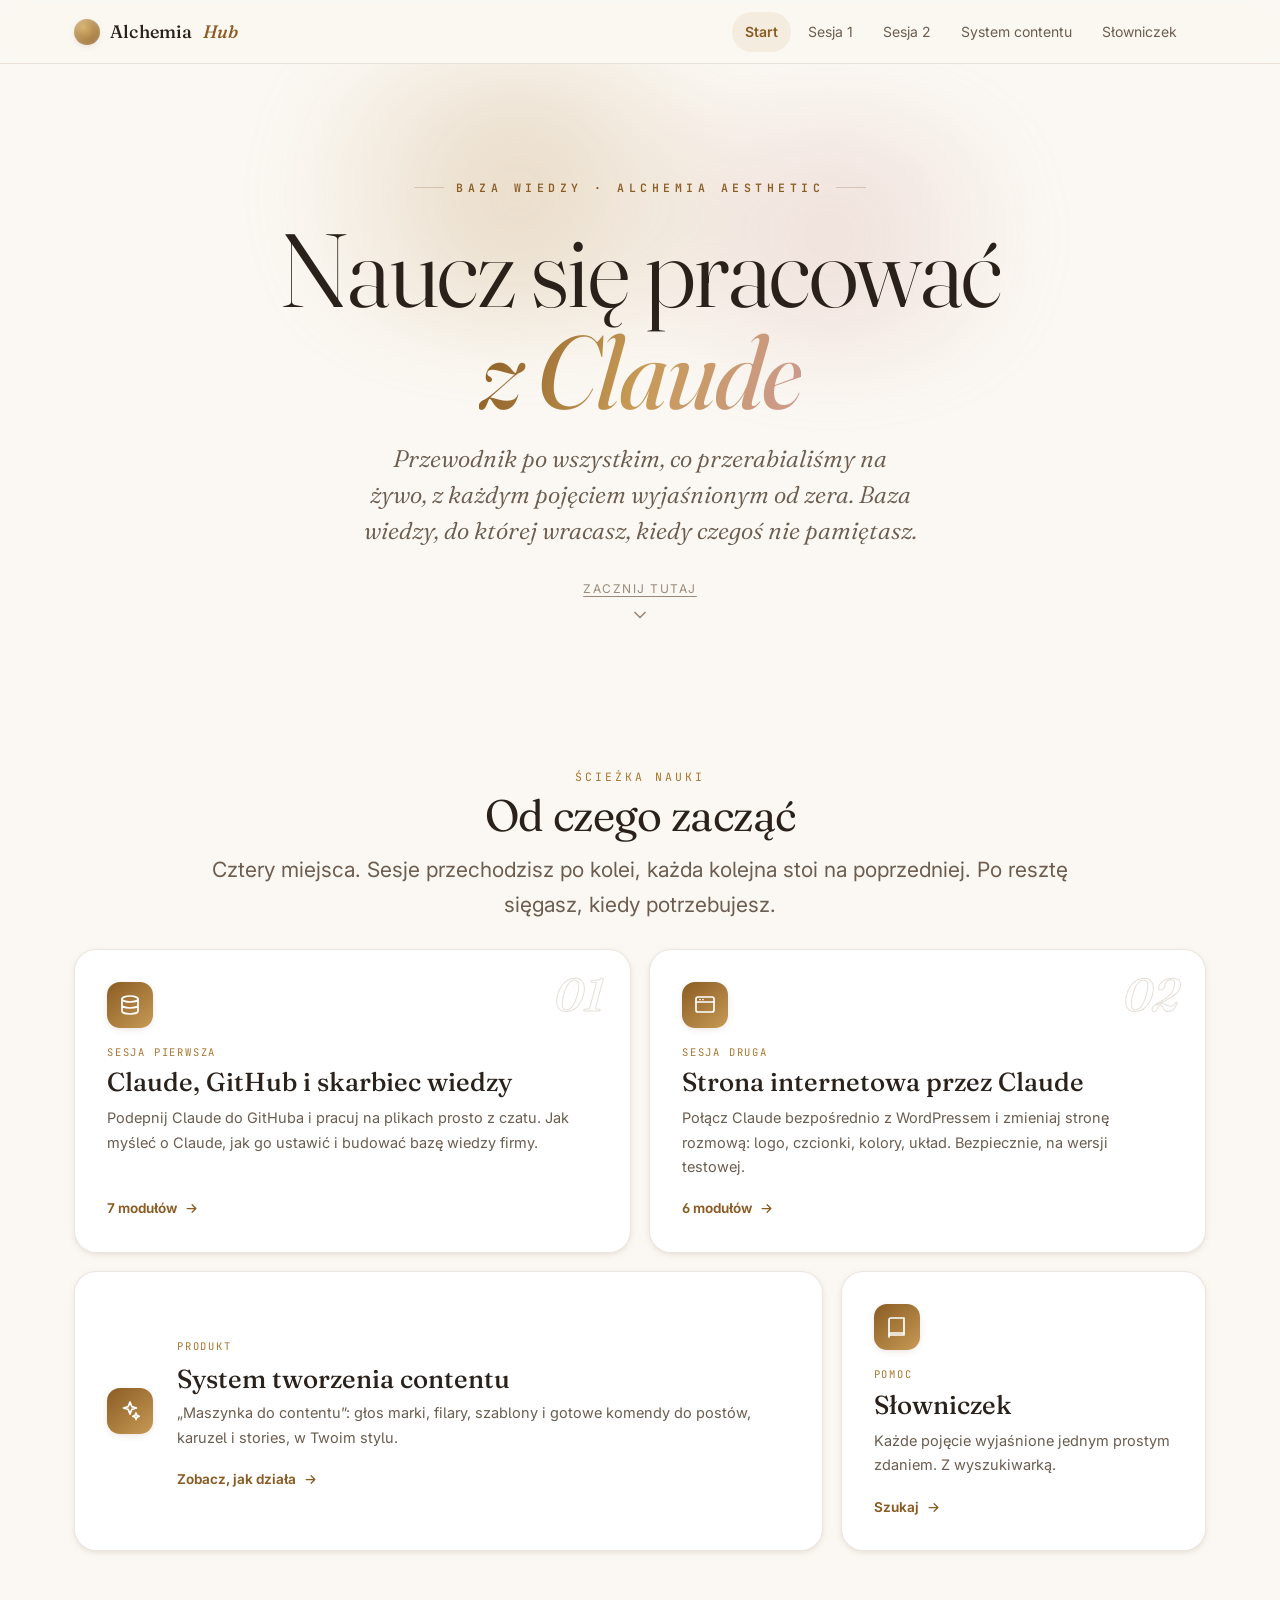
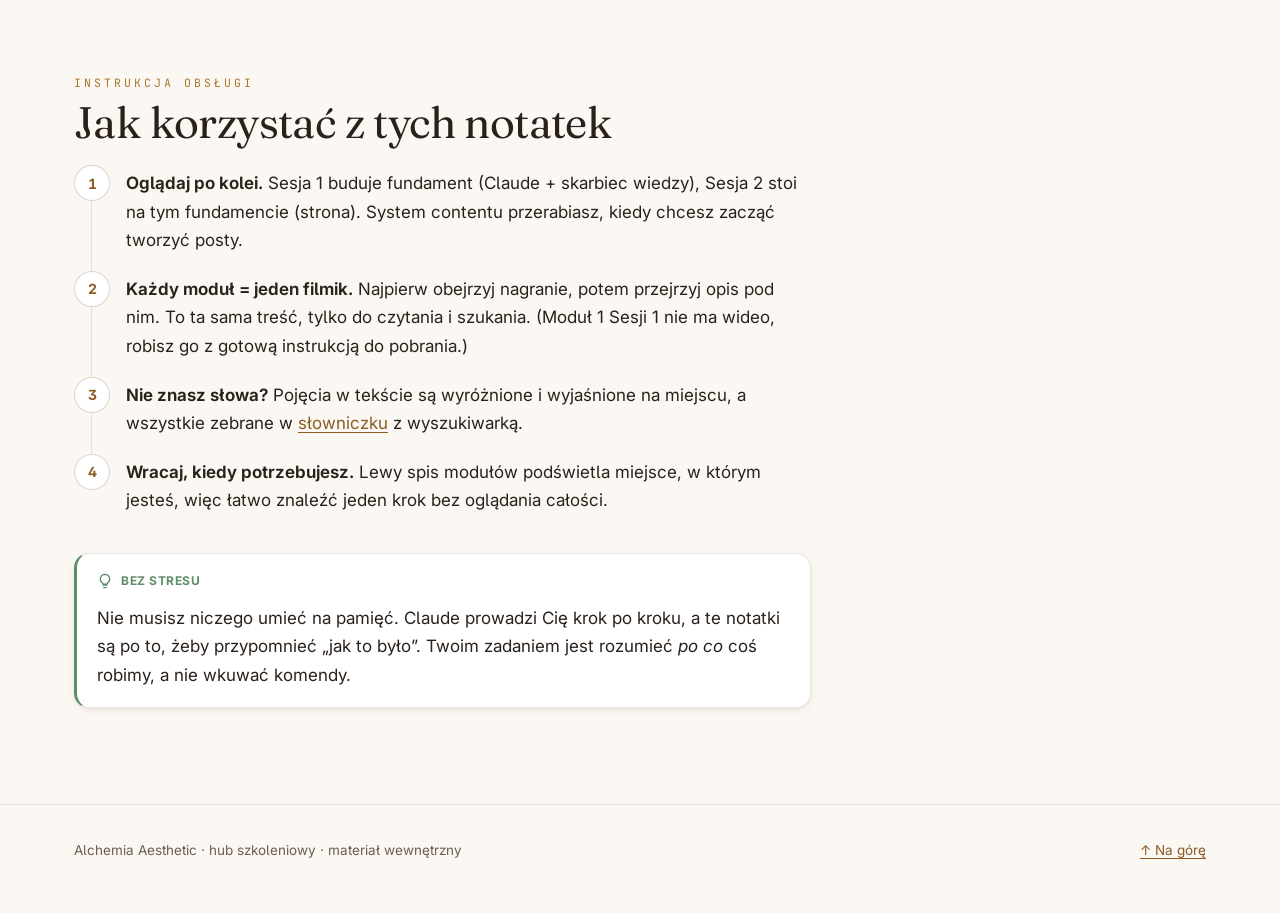
<file: index.html>
<!doctype html>
<html lang="pl" data-theme="light">
<head>
<meta charset="utf-8">
<meta name="viewport" content="width=device-width, initial-scale=1">
<title>Hub szkoleniowy · Alchemia Aesthetic × Claude</title>
<meta name="description" content="Przewodnik po pracy z Claude: GitHub, strona WordPress i tworzenie contentu. Wszystkie pojęcia wyjaśnione od podstaw.">
<meta name="color-scheme" content="light">
<link rel="preconnect" href="https://fonts.googleapis.com">
<link rel="preconnect" href="https://fonts.gstatic.com" crossorigin>
<link href="https://fonts.googleapis.com/css2?family=Fraunces:ital,opsz,wght@0,9..144,330..600;1,9..144,330..600&family=Inter:wght@400;500;600;700&family=JetBrains+Mono:wght@400;500&display=swap" rel="stylesheet">
<link rel="stylesheet" href="styles.css">
</head>
<body>
<a class="skip" href="#main">Przejdź do treści</a>
<div class="progress" aria-hidden="true"></div>

<header class="topnav">
  <div class="wrap row">
    <a class="brand" href="index.html"><span class="mark" aria-hidden="true"></span>Alchemia <em>Hub</em></a>
    <nav class="nav-links" aria-label="Główna nawigacja">
      <a href="index.html">Start</a>
      <a href="sesja-1.html">Sesja 1</a>
      <a href="sesja-2.html">Sesja 2</a>
      <a href="system-contentu.html">System contentu</a>
      <a href="slowniczek.html">Słowniczek</a>
    </nav>
    <div class="nav-actions">
      <button class="iconbtn menu-btn" aria-label="Menu" aria-expanded="false">
        <svg viewBox="0 0 24 24" fill="none" stroke="currentColor" stroke-width="2" stroke-linecap="round"><path d="M3 6h18M3 12h18M3 18h18"/></svg>
      </button>
    </div>
  </div>
</header>

<main id="main" class="wrap">

  <section class="hero">
    <div class="halo" aria-hidden="true"></div>
    <div class="eyebrow">Baza wiedzy · Alchemia Aesthetic</div>
    <h1>Naucz się pracować<br><em>z Claude</em></h1>
    <p class="sub">Przewodnik po wszystkim, co przerabialiśmy na żywo, z każdym pojęciem wyjaśnionym od zera. Baza wiedzy, do której wracasz, kiedy czegoś nie pamiętasz.</p>
    <a class="cue" href="#sciezka" aria-label="Przewiń do treści">
      Zacznij tutaj
      <svg viewBox="0 0 24 24" fill="none" stroke="currentColor" stroke-width="2" stroke-linecap="round" stroke-linejoin="round"><path d="M6 9l6 6 6-6"/></svg>
    </a>
  </section>

  <section id="sciezka">
    <div class="section-head center reveal">
      <div class="k">Ścieżka nauki</div>
      <h2>Od czego zacząć</h2>
      <p class="lead">Cztery miejsca. Sesje przechodzisz po kolei, każda kolejna stoi na poprzedniej. Po resztę sięgasz, kiedy potrzebujesz.</p>
    </div>

    <div class="bento">

      <a class="tile c3 reveal" href="sesja-1.html">
        <span class="num" aria-hidden="true">01</span>
        <span class="ic" aria-hidden="true"><svg viewBox="0 0 24 24" fill="none" stroke="currentColor" stroke-width="1.7" stroke-linecap="round" stroke-linejoin="round"><ellipse cx="12" cy="6" rx="8" ry="3"/><path d="M4 6v12c0 1.7 3.6 3 8 3s8-1.3 8-3V6M4 12c0 1.7 3.6 3 8 3s8-1.3 8-3"/></svg></span>
        <span class="tag">Sesja pierwsza</span>
        <h3>Claude, GitHub i skarbiec wiedzy</h3>
        <p>Podepnij Claude do GitHuba i pracuj na plikach prosto z czatu. Jak myśleć o Claude, jak go ustawić i budować bazę wiedzy firmy.</p>
        <span class="go">7 modułów <svg viewBox="0 0 24 24" fill="none" stroke="currentColor" stroke-width="2" stroke-linecap="round" stroke-linejoin="round"><path d="M5 12h14M13 6l6 6-6 6"/></svg></span>
      </a>

      <a class="tile c3 reveal" href="sesja-2.html">
        <span class="num" aria-hidden="true">02</span>
        <span class="ic" aria-hidden="true"><svg viewBox="0 0 24 24" fill="none" stroke="currentColor" stroke-width="1.7" stroke-linecap="round" stroke-linejoin="round"><rect x="3" y="4" width="18" height="15" rx="2"/><path d="M3 9h18M7 6.5h.01M10 6.5h.01"/></svg></span>
        <span class="tag">Sesja druga</span>
        <h3>Strona internetowa przez Claude</h3>
        <p>Połącz Claude bezpośrednio z WordPressem i zmieniaj stronę rozmową: logo, czcionki, kolory, układ. Bezpiecznie, na wersji testowej.</p>
        <span class="go">6 modułów <svg viewBox="0 0 24 24" fill="none" stroke="currentColor" stroke-width="2" stroke-linecap="round" stroke-linejoin="round"><path d="M5 12h14M13 6l6 6-6 6"/></svg></span>
      </a>

      <a class="tile c4 row reveal" href="system-contentu.html">
        <span class="ic" aria-hidden="true"><svg viewBox="0 0 24 24" fill="none" stroke="currentColor" stroke-width="1.7" stroke-linecap="round" stroke-linejoin="round"><path d="M12 3l1.8 4.6L18.5 9l-4.7 1.4L12 15l-1.8-4.6L5.5 9l4.7-1.4z"/><path d="M18 14l.9 2.3 2.3.9-2.3.9L18 20.4l-.9-2.3-2.3-.9 2.3-.9z"/></svg></span>
        <div class="body">
          <span class="tag">Produkt</span>
          <h3>System tworzenia contentu</h3>
          <p>„Maszynka do contentu”: głos marki, filary, szablony i gotowe komendy do postów, karuzel i stories, w Twoim stylu.</p>
          <span class="go">Zobacz, jak działa <svg viewBox="0 0 24 24" fill="none" stroke="currentColor" stroke-width="2" stroke-linecap="round" stroke-linejoin="round"><path d="M5 12h14M13 6l6 6-6 6"/></svg></span>
        </div>
      </a>

      <a class="tile c2 reveal" href="slowniczek.html">
        <span class="ic" aria-hidden="true"><svg viewBox="0 0 24 24" fill="none" stroke="currentColor" stroke-width="1.7" stroke-linecap="round" stroke-linejoin="round"><path d="M4 5a2 2 0 0 1 2-2h13v17H6a2 2 0 0 0-2 2z"/><path d="M19 18H6a2 2 0 0 0-2 2"/></svg></span>
        <span class="tag">Pomoc</span>
        <h3>Słowniczek</h3>
        <p>Każde pojęcie wyjaśnione jednym prostym zdaniem. Z wyszukiwarką.</p>
        <span class="go">Szukaj <svg viewBox="0 0 24 24" fill="none" stroke="currentColor" stroke-width="2" stroke-linecap="round" stroke-linejoin="round"><path d="M5 12h14M13 6l6 6-6 6"/></svg></span>
      </a>

    </div>
  </section>

  <section>
    <div class="section-head reveal">
      <div class="k">Instrukcja obsługi</div>
      <h2>Jak korzystać z tych notatek</h2>
    </div>
    <ol class="steps reveal">
      <li><strong>Oglądaj po kolei.</strong> Sesja 1 buduje fundament (Claude + skarbiec wiedzy), Sesja 2 stoi na tym fundamencie (strona). System contentu przerabiasz, kiedy chcesz zacząć tworzyć posty.</li>
      <li><strong>Każdy moduł = jeden filmik.</strong> Najpierw obejrzyj nagranie, potem przejrzyj opis pod nim. To ta sama treść, tylko do czytania i szukania. (Moduł 1 Sesji 1 nie ma wideo, robisz go z gotową instrukcją do pobrania.)</li>
      <li><strong>Nie znasz słowa?</strong> Pojęcia w tekście są wyróżnione i wyjaśnione na miejscu, a wszystkie zebrane w <a href="slowniczek.html">słowniczku</a> z wyszukiwarką.</li>
      <li><strong>Wracaj, kiedy potrzebujesz.</strong> Lewy spis modułów podświetla miejsce, w którym jesteś, więc łatwo znaleźć jeden krok bez oglądania całości.</li>
    </ol>

    <div class="callout tip reveal">
      <div class="ct"><svg viewBox="0 0 24 24" fill="none" stroke="currentColor" stroke-width="2" stroke-linecap="round" stroke-linejoin="round"><path d="M9 18h6M10 22h4M12 2a7 7 0 0 0-4 12.7c.6.5 1 1.3 1 2.1h6c0-.8.4-1.6 1-2.1A7 7 0 0 0 12 2Z"/></svg>Bez stresu</div>
      <p>Nie musisz niczego umieć na pamięć. Claude prowadzi Cię krok po kroku, a te notatki są po to, żeby przypomnieć „jak to było”. Twoim zadaniem jest rozumieć <em>po co</em> coś robimy, a nie wkuwać komendy.</p>
    </div>
  </section>

</main>

<footer>
  <div class="wrap row">
    <div>Alchemia Aesthetic · hub szkoleniowy · materiał wewnętrzny</div>
    <div><a href="#main">↑ Na górę</a></div>
  </div>
</footer>

<script src="app.js"></script>
</body>
</html>
</file>
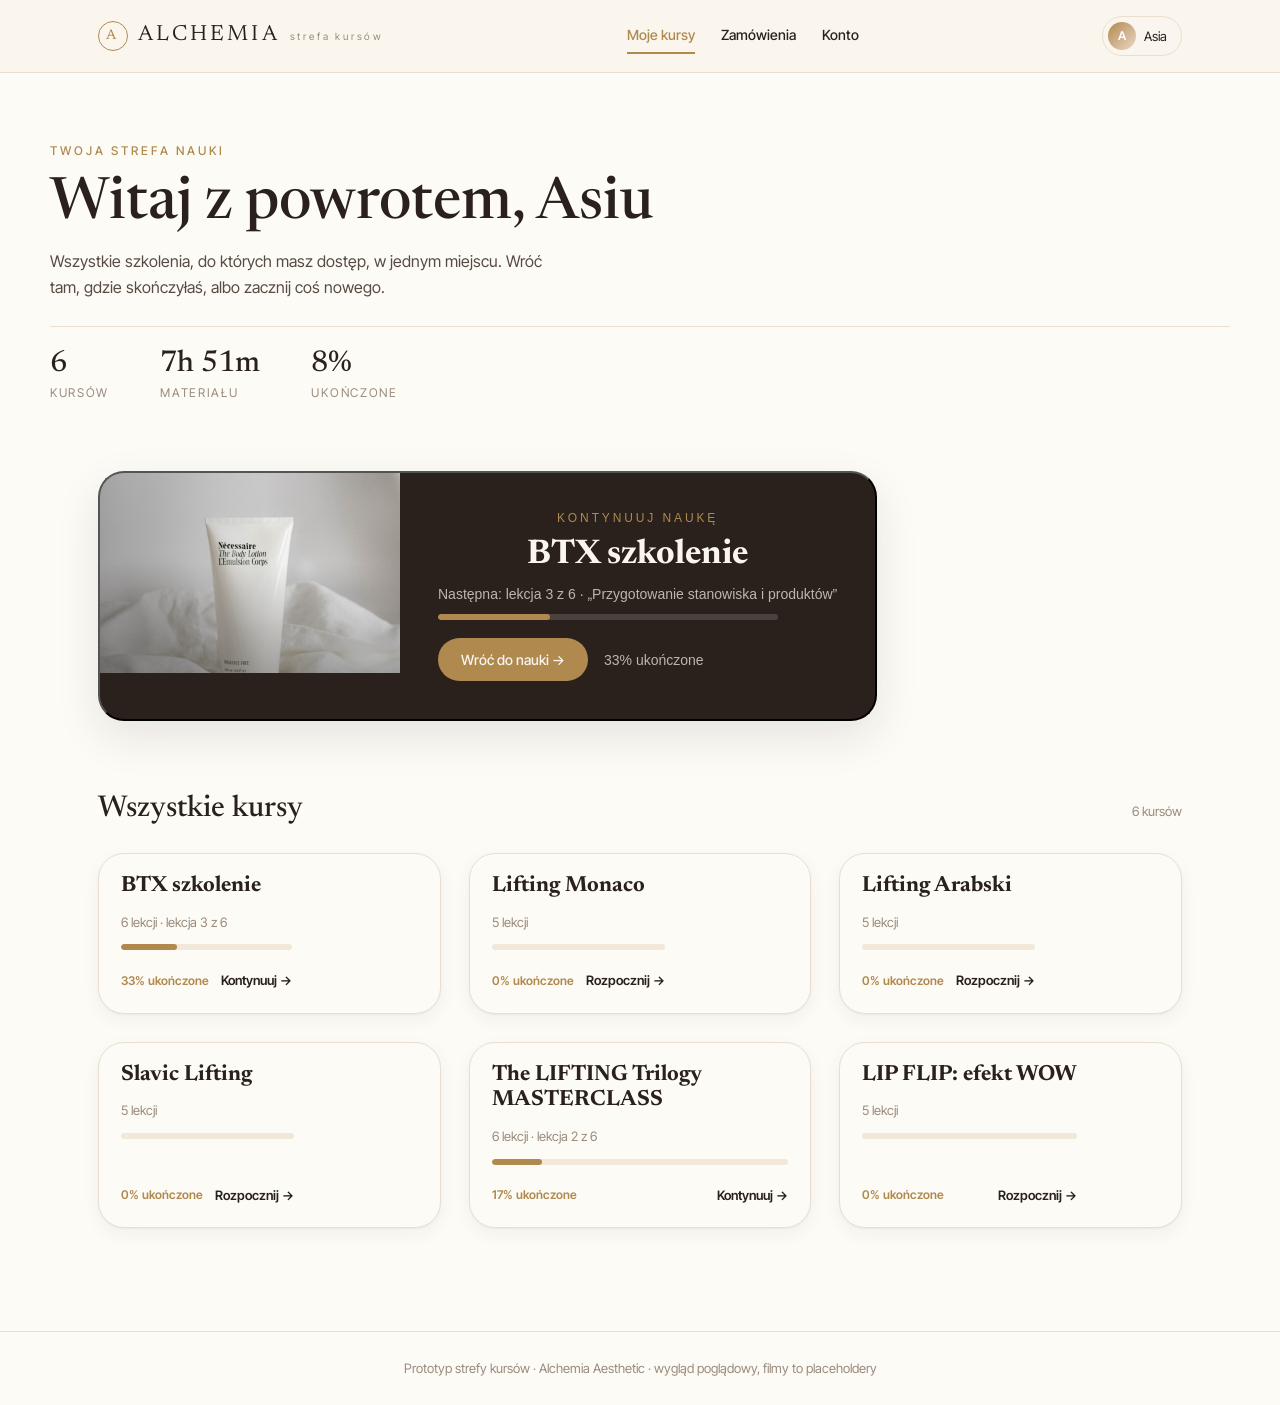
<file: prototyp-kursy/index.html>
<!doctype html>
<html lang="pl">
<head>
<meta charset="utf-8">
<meta name="viewport" content="width=device-width, initial-scale=1">
<title>Prototyp: Strefa kursów — Alchemia Aesthetic</title>
<meta name="robots" content="noindex">
<link rel="preconnect" href="https://fonts.googleapis.com">
<link rel="preconnect" href="https://fonts.gstatic.com" crossorigin>
<link href="https://fonts.googleapis.com/css2?family=Newsreader:ital,opsz,wght@0,6..72,400;0,6..72,500;0,6..72,600;1,6..72,400&family=Inter+Tight:wght@300;400;500;600&display=swap" rel="stylesheet">
<style>
:root{
  --cream:#FAF5EE; --cream-2:#F2E8DA; --paper:#FDFBF6;
  --graphite:#2A211C; --graphite-2:#574B42; --muted:#9A8B7D;
  --line:#EADFCF; --nude:#ECD8C7; --burgundy:#7A2E3B; --gold:#B0894F; --gold-dk:#8a5c24;
  --ff-display:"Newsreader",serif; --ff-body:"Inter Tight",-apple-system,sans-serif;
  --radius:16px; --radius-sm:10px; --radius-lg:26px;
  --shadow-sm:0 1px 2px rgba(42,33,28,.04),0 6px 18px rgba(42,33,28,.05);
  --shadow:0 16px 44px rgba(42,33,28,.10); --shadow-lg:0 34px 84px rgba(42,33,28,.16);
  --ease:cubic-bezier(.22,.61,.36,1);
}
*{box-sizing:border-box;margin:0;padding:0}
html{scroll-behavior:smooth}
body{font-family:var(--ff-body);background:var(--paper);color:var(--graphite-2);line-height:1.6;-webkit-font-smoothing:antialiased}
a{color:inherit;text-decoration:none}
:focus-visible{outline:2px solid var(--gold);outline-offset:3px;border-radius:4px}
.container{max-width:1180px;margin:0 auto;padding:0 clamp(20px,4vw,48px)}
.display{font-family:var(--ff-display);color:var(--graphite);font-weight:500;line-height:1.05}
.eyebrow{font-size:12px;letter-spacing:.24em;text-transform:uppercase;color:var(--gold);font-weight:500}

/* ---------- header ---------- */
.top{background:rgba(250,245,238,.9);backdrop-filter:blur(8px);border-bottom:1px solid var(--line);position:sticky;top:0;z-index:30}
.top__in{display:flex;align-items:center;justify-content:space-between;height:72px;gap:20px}
.brand{font-family:var(--ff-display);font-size:22px;letter-spacing:.14em;color:var(--graphite);display:flex;align-items:center;gap:10px}
.brand small{font-family:var(--ff-body);font-size:10px;letter-spacing:.28em;color:var(--muted);display:block;line-height:1}
.brand .mk{width:30px;height:30px;border-radius:50%;border:1.5px solid var(--gold);display:inline-flex;align-items:center;justify-content:center;font-size:14px;color:var(--gold)}
.top__nav{display:flex;gap:26px;align-items:center;font-size:14px;font-weight:500;color:var(--graphite)}
.top__nav a{padding:6px 0;border-bottom:2px solid transparent;transition:color .2s}
.top__nav a.on{color:var(--gold);border-color:var(--gold)}
.top__nav a:hover{color:var(--gold)}
.chip{display:inline-flex;align-items:center;gap:8px;background:var(--cream);border:1px solid var(--line);border-radius:999px;padding:5px 14px 5px 5px;font-size:13px;color:var(--graphite)}
.chip .av{width:28px;height:28px;border-radius:50%;background:linear-gradient(135deg,var(--gold),var(--nude));display:inline-flex;align-items:center;justify-content:center;color:#fff;font-weight:600;font-size:12px}
@media(max-width:640px){.top__nav{display:none}}

/* ---------- buttons ---------- */
.btn{display:inline-flex;align-items:center;gap:8px;border:1px solid transparent;border-radius:999px;padding:12px 22px;font-family:var(--ff-body);font-weight:500;font-size:14px;cursor:pointer;transition:transform .25s var(--ease),background .25s var(--ease),color .25s var(--ease),border-color .25s var(--ease);white-space:nowrap}
.btn--gold{background:var(--gold);color:var(--cream)}
.btn--gold:hover{background:var(--graphite);transform:translateY(-1px)}
.btn--ghost{background:transparent;color:var(--graphite);border-color:var(--line)}
.btn--ghost:hover{border-color:var(--graphite)}
.btn--sm{padding:9px 16px;font-size:13px}
.btn[disabled]{opacity:.4;cursor:not-allowed}

/* ---------- intro ---------- */
.intro{padding:clamp(38px,6vw,68px) 0 clamp(18px,3vw,26px)}
.intro .eyebrow{margin-bottom:14px}
.intro h1{font-size:clamp(34px,5.5vw,58px)}
.intro p{max-width:56ch;margin-top:14px}
.stats{display:flex;gap:clamp(24px,4vw,56px);flex-wrap:wrap;padding:22px 0 4px;border-top:1px solid var(--line);margin-top:26px}
.stat b{font-family:var(--ff-display);font-size:30px;color:var(--graphite);font-weight:500;display:block;line-height:1}
.stat span{font-size:12px;letter-spacing:.14em;text-transform:uppercase;color:var(--muted)}

/* ---------- continue (spotlight) ---------- */
.spot{display:grid;grid-template-columns:300px 1fr;gap:0;background:var(--graphite);border-radius:var(--radius-lg);overflow:hidden;box-shadow:var(--shadow);margin:clamp(24px,3vw,36px) 0 clamp(40px,6vw,64px);color:var(--cream)}
@media(max-width:720px){.spot{grid-template-columns:1fr}}
.spot__art{position:relative;min-height:200px;background-color:var(--graphite);background-size:cover;background-position:center}
.spot__art::after{content:"";position:absolute;inset:0;background:linear-gradient(90deg,rgba(31,27,23,.35),transparent 55%),linear-gradient(0deg,rgba(31,27,23,.35),transparent 55%)}
.spot__body{padding:clamp(24px,3vw,38px);display:flex;flex-direction:column;justify-content:center;gap:12px}
.spot__body .eyebrow{color:var(--gold)}
.spot__body h2{font-family:var(--ff-display);font-size:clamp(24px,3vw,34px);color:var(--cream);line-height:1.1}
.spot__body .meta{font-size:14px;color:rgba(250,245,238,.7)}
.spot .prog{background:rgba(255,255,255,.15)}
.spot__row{display:flex;align-items:center;gap:16px;margin-top:6px;flex-wrap:wrap}

/* ---------- progress bar ---------- */
.prog{height:6px;background:var(--cream-2);border-radius:999px;overflow:hidden}
.prog i{display:block;height:100%;background:var(--gold);border-radius:999px;transition:width .5s var(--ease)}

/* ---------- section head ---------- */
.sec-head{display:flex;align-items:baseline;justify-content:space-between;gap:16px;margin-bottom:20px}
.sec-head h2{font-family:var(--ff-display);font-size:clamp(22px,3vw,30px);color:var(--graphite);font-weight:500}
.sec-head .count{font-size:13px;color:var(--muted)}

/* ---------- course grid ---------- */
.grid{display:grid;grid-template-columns:repeat(3,1fr);gap:clamp(18px,2.4vw,28px);padding-bottom:clamp(56px,8vw,110px)}
@media(max-width:900px){.grid{grid-template-columns:repeat(2,1fr)}}
@media(max-width:600px){.grid{grid-template-columns:1fr}}
.card{position:relative;background:var(--paper);border:1px solid var(--line);border-radius:var(--radius-lg);overflow:hidden;box-shadow:var(--shadow-sm);transition:transform .3s var(--ease),box-shadow .3s var(--ease),border-color .3s var(--ease);cursor:pointer;display:flex;flex-direction:column;text-align:left;width:100%;font:inherit;color:inherit}
.card:hover{transform:translateY(-4px);box-shadow:var(--shadow);border-color:var(--nude)}
.card__thumb{aspect-ratio:16/10;position:relative;display:flex;align-items:center;justify-content:center;color:#fff;overflow:hidden;background-color:var(--graphite);background-size:cover;background-position:center}
.card:hover .card__thumb{transform:none}
.card__thumb::after{content:"";position:absolute;inset:0;background:linear-gradient(180deg,rgba(42,33,28,.08) 25%,rgba(42,33,28,.5))}
.card__tag{position:absolute;top:14px;left:14px;z-index:2;background:rgba(250,245,238,.94);color:var(--graphite);font-size:11px;letter-spacing:.12em;text-transform:uppercase;padding:5px 12px;border-radius:999px;font-weight:600}
.card__len{position:absolute;bottom:14px;right:14px;z-index:2;background:rgba(0,0,0,.4);color:#fff;font-size:12px;padding:4px 10px;border-radius:999px}
.card__badge{position:absolute;top:14px;right:14px;z-index:2;background:var(--gold);color:#fff;font-size:11px;letter-spacing:.1em;text-transform:uppercase;padding:5px 11px;border-radius:999px;font-weight:600}
.card__body{padding:20px 22px 22px;display:flex;flex-direction:column;gap:12px;flex:1}
.card__body h3{font-family:var(--ff-display);font-size:22px;color:var(--graphite);line-height:1.15}
.card__meta{font-size:13px;color:var(--muted)}
.card__foot{display:flex;align-items:center;justify-content:space-between;margin-top:auto;padding-top:8px;gap:12px}
.card__pct{font-size:12px;color:var(--gold);font-weight:600}
.card .cta{font-size:13px;font-weight:600;color:var(--graphite);display:inline-flex;align-items:center;gap:6px}
.card:hover .cta{color:var(--gold)}

/* ---------- course detail ---------- */
.hidden{display:none}
.crumb{display:flex;align-items:center;gap:8px;color:var(--muted);font-size:13px;margin:clamp(22px,4vw,36px) 0 16px;flex-wrap:wrap}
.crumb a:hover{color:var(--gold)}
.crumb span{color:var(--nude-2,#d9b8a0)}
.chero{padding-bottom:clamp(20px,3vw,28px);border-bottom:1px solid var(--line)}
.chero .eyebrow{margin-bottom:10px}
.chero h1{font-size:clamp(30px,4.6vw,50px)}
.chero .sub{margin-top:10px;max-width:60ch}
.chero .cmeta{display:flex;gap:22px;margin-top:16px;font-size:13px;color:var(--muted);flex-wrap:wrap}
.chero .cmeta b{color:var(--graphite);font-weight:600}
.layout{display:grid;grid-template-columns:1fr 360px;gap:clamp(24px,3vw,46px);padding:clamp(28px,4vw,44px) 0 clamp(64px,9vw,120px);align-items:start}
@media(max-width:920px){.layout{grid-template-columns:1fr}}

/* video placeholder */
.player{background:var(--graphite);border-radius:var(--radius);overflow:hidden;box-shadow:var(--shadow)}
.video{aspect-ratio:16/9;position:relative;display:flex;flex-direction:column;align-items:center;justify-content:center;gap:16px;background-color:#211c18;background-size:cover;background-position:center;color:var(--cream);cursor:pointer}
.video::before{content:"";position:absolute;inset:0;background-image:radial-gradient(rgba(176,137,79,.10) 1px,transparent 1px);background-size:22px 22px;opacity:.5}
.video .play{width:78px;height:78px;border-radius:50%;background:rgba(250,245,238,.12);border:1.5px solid rgba(250,245,238,.5);display:flex;align-items:center;justify-content:center;position:relative;transition:all .3s var(--ease)}
.video .play::after{content:"";border-style:solid;border-width:13px 0 13px 22px;border-color:transparent transparent transparent var(--cream);margin-left:5px}
.video:hover .play{background:var(--gold);border-color:var(--gold);transform:scale(1.06)}
.video .ph{position:relative;text-align:center;padding:0 20px}
.video .ph b{display:block;font-family:var(--ff-display);font-size:20px;font-weight:500;color:var(--cream)}
.video .ph span{font-size:12px;letter-spacing:.18em;text-transform:uppercase;color:rgba(250,245,238,.55)}
.video .badge{position:absolute;top:14px;left:14px;font-size:11px;letter-spacing:.14em;text-transform:uppercase;color:rgba(250,245,238,.75);background:rgba(0,0,0,.28);padding:5px 12px;border-radius:999px}
.video .dur{position:absolute;bottom:14px;right:14px;font-size:12px;color:rgba(250,245,238,.85);background:rgba(0,0,0,.4);padding:4px 10px;border-radius:999px}

.lesson-head{margin:24px 2px 6px;display:flex;align-items:flex-start;justify-content:space-between;gap:16px;flex-wrap:wrap}
.lesson-head .k{font-size:12px;letter-spacing:.2em;text-transform:uppercase;color:var(--gold);font-weight:600}
.lesson-head h2{font-family:var(--ff-display);font-size:clamp(22px,2.6vw,30px);color:var(--graphite);margin-top:6px}
.lesson-desc{margin:12px 2px 0;max-width:66ch}
.files{margin:26px 2px 0;border-top:1px solid var(--line);padding-top:22px}
.files h4{font-family:var(--ff-display);font-size:16px;color:var(--graphite);margin-bottom:12px;font-weight:500}
.file{display:flex;align-items:center;gap:12px;padding:12px 14px;border:1px solid var(--line);border-radius:var(--radius-sm);margin-bottom:8px;background:var(--paper);font-size:14px;transition:border-color .2s}
.file:hover{border-color:var(--nude)}
.file .ic{width:34px;height:34px;border-radius:8px;background:var(--cream-2);display:flex;align-items:center;justify-content:center;color:var(--gold);font-size:11px;font-weight:700}
.file a{margin-left:auto;color:var(--gold);font-weight:500;font-size:13px}
.nav-lr{display:flex;justify-content:space-between;gap:12px;margin:30px 2px 0}

/* lesson list sidebar */
.aside{background:var(--cream);border:1px solid var(--line);border-radius:var(--radius);padding:20px;position:sticky;top:92px}
.aside__head{display:flex;align-items:center;justify-content:space-between;margin-bottom:6px}
.aside__head h3{font-family:var(--ff-display);font-size:18px;color:var(--graphite);font-weight:500}
.aside__meta{font-size:13px;color:var(--muted);margin-bottom:14px}
.aside .prog{margin-bottom:18px}
.les{display:flex;align-items:flex-start;gap:12px;padding:12px 10px;border-radius:var(--radius-sm);cursor:pointer;transition:background .2s var(--ease);width:100%;text-align:left;border:0;background:none;font:inherit}
.les:hover{background:var(--paper)}
.les.on{background:var(--paper);box-shadow:var(--shadow-sm)}
.les__ic{flex:0 0 24px;width:24px;height:24px;border-radius:50%;border:1.5px solid var(--line);display:flex;align-items:center;justify-content:center;font-size:12px;color:var(--muted);margin-top:1px;transition:all .2s}
.les.done .les__ic{background:var(--gold);border-color:var(--gold);color:#fff}
.les.on .les__ic{border-color:var(--gold);color:var(--gold)}
.les.done.on .les__ic{color:#fff}
.les__t{font-size:14px;color:var(--graphite);font-weight:500;line-height:1.3}
.les__d{font-size:12px;color:var(--muted)}
.note{background:var(--cream);border:1px dashed var(--nude);border-radius:var(--radius-sm);padding:12px 14px;font-size:12.5px;color:var(--graphite-2);margin-top:18px}
.note b{color:var(--gold)}
.foot{border-top:1px solid var(--line);padding:26px 0;color:var(--muted);font-size:13px;text-align:center}
@media(prefers-reduced-motion:reduce){*{transition:none!important;animation:none!important}html{scroll-behavior:auto}}
</style>
</head>
<body>

<header class="top">
  <div class="container top__in">
    <a class="brand" href="#" onclick="showList();return false" aria-label="Alchemia, strefa kursów"><span class="mk" aria-hidden="true">A</span>ALCHEMIA<small>strefa kursów</small></a>
    <nav class="top__nav" aria-label="Konto">
      <a href="#" class="on" aria-current="page">Moje kursy</a>
      <a href="#">Zamówienia</a>
      <a href="#">Konto</a>
    </nav>
    <span class="chip"><span class="av" aria-hidden="true">A</span> Asia</span>
  </div>
</header>

<!-- ================= WIDOK: MOJE KURSY ================= -->
<main id="view-list">
  <div class="container intro">
    <div class="eyebrow">Twoja strefa nauki</div>
    <h1 class="display">Witaj z powrotem, Asiu</h1>
    <p>Wszystkie szkolenia, do których masz dostęp, w jednym miejscu. Wróć tam, gdzie skończyłaś, albo zacznij coś nowego.</p>
    <div class="stats">
      <div class="stat"><b id="s-kursy">0</b><span>kursów</span></div>
      <div class="stat"><b id="s-godziny">0h</b><span>materiału</span></div>
      <div class="stat"><b id="s-postep">0%</b><span>ukończone</span></div>
    </div>
  </div>

  <div class="container">
    <div id="spot"></div>

    <div class="sec-head">
      <h2>Wszystkie kursy</h2>
      <span class="count" id="grid-count"></span>
    </div>
    <div class="grid" id="grid"></div>
  </div>
</main>

<!-- ================= WIDOK: POJEDYNCZY KURS ================= -->
<main id="view-course" class="hidden">
  <div class="container">
    <nav class="crumb" aria-label="Ścieżka"><a href="#" onclick="showList();return false">Moje kursy</a> <span aria-hidden="true">›</span> <span id="c-crumb" style="color:var(--graphite)">Kurs</span></nav>
    <div class="chero">
      <div class="eyebrow" id="c-cat">Szkolenie</div>
      <h1 class="display" id="c-title">Tytuł kursu</h1>
      <p class="sub" id="c-sub"></p>
      <div class="cmeta">
        <span><b id="c-nles">0</b> lekcji</span>
        <span><b id="c-time">0h</b> materiału</span>
        <span><b id="c-doneN">0</b> ukończonych</span>
      </div>
    </div>
    <div class="layout">
      <section>
        <div class="player">
          <div class="video" onclick="markDone()" role="button" tabindex="0" aria-label="Odtwórz lekcję (placeholder)" onkeydown="if(event.key==='Enter'||event.key===' '){event.preventDefault();markDone()}">
            <span class="badge" id="v-badge">Lekcja 1</span>
            <div class="play" aria-hidden="true"></div>
            <div class="ph"><b id="v-title">Tytuł lekcji</b><span>Miejsce na film · placeholder</span></div>
            <span class="dur" id="v-dur">0 min</span>
          </div>
        </div>
        <div class="lesson-head">
          <div><div class="k" id="l-k">Moduł 1</div><h2 id="l-title">Tytuł lekcji</h2></div>
          <button class="btn btn--ghost btn--sm" id="mark-btn" onclick="markDone()">Oznacz jako obejrzane</button>
        </div>
        <p class="lesson-desc" id="l-desc"></p>
        <div class="files">
          <h4>Materiały do pobrania</h4>
          <div class="file"><span class="ic">PDF</span> Notatki do lekcji <a href="#">Pobierz</a></div>
          <div class="file"><span class="ic">PDF</span> Checklista zabiegu <a href="#">Pobierz</a></div>
        </div>
        <div class="nav-lr">
          <button class="btn btn--ghost" id="prev-btn" onclick="prevLesson()">← Poprzednia</button>
          <button class="btn btn--gold" id="next-btn" onclick="nextLesson()">Następna lekcja →</button>
        </div>
      </section>

      <aside class="aside">
        <div class="aside__head"><h3>Moduły kursu</h3></div>
        <div class="aside__meta" id="a-meta">0 lekcji</div>
        <div class="prog"><i id="a-prog" style="width:0%"></i></div>
        <div id="lessons"></div>
        <div class="note"><b>Placeholder:</b> tu wchodzą prawdziwe filmy (bezpieczny hosting, gra tylko na Waszej stronie) i realne materiały PDF.</div>
      </aside>
    </div>
  </div>
</main>

<div class="foot">Prototyp strefy kursów · Alchemia Aesthetic · wygląd poglądowy, filmy to placeholdery</div>

<script>
const COURSES = [
  {t:"BTX szkolenie", cat:"Botoks", c1:"#8a5c24",c2:"#c79a55",mono:"B",
   sub:"Kompleksowy moduł BTX: od anatomii po zabieg krok po kroku.",
   L:[["Wprowadzenie i filozofia pracy",9],["Anatomia twarzy w praktyce",16],["Przygotowanie stanowiska i produktów",12],["Zabieg krok po kroku",24],["Powikłania i bezpieczeństwo",15],["Q&A i podsumowanie",11]], done:2},
  {t:"Lifting Monaco", cat:"Lifting", c1:"#7A2E3B",c2:"#c98b96",mono:"M",
   sub:"Autorska metoda liftingu Monaco.",
   L:[["Wprowadzenie",7],["Analiza twarzy",13],["Technika Monaco",21],["Zabieg na modelce",26],["Pielęgnacja i przeciwwskazania",10]], done:0},
  {t:"Lifting Arabski", cat:"Lifting", c1:"#5C1F2A",c2:"#b98a5e",mono:"A",
   sub:"Lifting arabski krok po kroku.",
   L:[["Wprowadzenie",7],["Charakterystyka metody",12],["Technika krok po kroku",20],["Zabieg na modelce",24],["Q&A",9]], done:0},
  {t:"Slavic Lifting", cat:"Lifting", c1:"#574B42",c2:"#b0894f",mono:"S",
   sub:"Slavic lifting: delikatność i efekt.",
   L:[["Wprowadzenie",7],["Założenia metody",12],["Technika",19],["Zabieg na modelce",23],["Pielęgnacja",10]], done:0},
  {t:"The LIFTING Trilogy MASTERCLASS", cat:"Pakiet", c1:"#2A211C",c2:"#b0894f",mono:"T",
   sub:"Trzy liftingi w jednym pakiecie: Monaco, Arabski, Slavic.",
   L:[["Wstęp do trylogii",8],["Monaco",21],["Arabski",20],["Slavic",19],["Porównanie metod",14],["Materiały bonusowe",12]], done:1},
  {t:"LIP FLIP: efekt WOW", cat:"Usta", c1:"#8a3f4c",c2:"#e0b3ad",mono:"L",
   sub:"Lip flip bez wypełniaczy, naturalny efekt WOW.",
   L:[["Wprowadzenie",7],["Anatomia ust",13],["Technika lip flip",18],["Zabieg krok po kroku",22],["Bezpieczeństwo i FAQ",10]], done:0},
];
["img/btx.jpg","img/monaco.jpg","img/arabski.jpg","img/slavic.jpg","img/trilogy.jpg","img/lipflip.jpg"].forEach((u,i)=>COURSES[i].img=u);
COURSES.forEach(c=>{c.doneSet=new Set([...Array(c.done).keys()]);});

const $=s=>document.querySelector(s);
const pct=c=>Math.round(c.doneSet.size/c.L.length*100);
const mins=c=>c.L.reduce((a,l)=>a+l[1],0);
const hrs=m=>{const h=Math.floor(m/60),mm=m%60;return h?`${h}h ${mm}m`:`${mm}m`};
let cur=0,curLes=0;

function renderStats(){
  $("#s-kursy").textContent=COURSES.length;
  $("#s-godziny").textContent=hrs(COURSES.reduce((a,c)=>a+mins(c),0));
  const overall=Math.round(COURSES.reduce((a,c)=>a+pct(c),0)/COURSES.length);
  $("#s-postep").textContent=overall+"%";
  $("#grid-count").textContent=COURSES.length+" kursów";
}

function renderSpot(){
  const i=COURSES.findIndex(c=>{const p=pct(c);return p>0&&p<100});
  if(i<0){$("#spot").innerHTML="";return;}
  const c=COURSES[i],p=pct(c),next=c.doneSet.size;
  $("#spot").innerHTML=`
    <button class="spot" onclick="openCourse(${i})" aria-label="Kontynuuj: ${c.t}">
      <div class="spot__art" style="background-image:url('${c.img}')"></div>
      <div class="spot__body">
        <div class="eyebrow">Kontynuuj naukę</div>
        <h2>${c.t}</h2>
        <div class="meta">Następna: lekcja ${next+1} z ${c.L.length} · „${c.L[Math.min(next,c.L.length-1)][0]}”</div>
        <div class="prog" style="max-width:340px"><i style="width:${p}%"></i></div>
        <div class="spot__row"><span class="btn btn--gold">Wróć do nauki →</span><span class="meta">${p}% ukończone</span></div>
      </div>
    </button>`;
}

function renderGrid(){
  $("#grid").innerHTML=COURSES.map((c,i)=>{
    const p=pct(c);
    return `<button class="card" onclick="openCourse(${i})" aria-label="${c.t}">
      <div class="card__thumb" style="background-image:url('${c.img}')">
        <span class="card__tag">${c.cat}</span>
        ${p===0?'<span class="card__badge">Nowy</span>':''}
        <span class="card__len">${hrs(mins(c))}</span>
      </div>
      <div class="card__body">
        <h3>${c.t}</h3>
        <div class="card__meta">${c.L.length} lekcji${p>0&&p<100?` · lekcja ${c.doneSet.size+1} z ${c.L.length}`:''}${p===100?' · ukończony':''}</div>
        <div class="prog"><i style="width:${p}%"></i></div>
        <div class="card__foot">
          <span class="card__pct">${p}% ukończone</span>
          <span class="cta">${p>0?'Kontynuuj':'Rozpocznij'} →</span>
        </div>
      </div>
    </button>`;
  }).join("");
}

function openCourse(i){
  cur=i;const c=COURSES[i];
  $("#c-cat").textContent=c.cat;$("#c-title").textContent=c.t;$("#c-crumb").textContent=c.t;$("#c-sub").textContent=c.sub;
  $("#c-nles").textContent=c.L.length;$("#c-time").textContent=hrs(mins(c));
  const start=Math.min(c.doneSet.size,c.L.length-1);
  renderLessons();loadLesson(start);
  $("#view-list").classList.add("hidden");$("#view-course").classList.remove("hidden");
  window.scrollTo(0,0);
}
function renderLessons(){
  const c=COURSES[cur];
  $("#a-meta").textContent=c.L.length+" lekcji · "+hrs(mins(c));
  $("#lessons").innerHTML=c.L.map((l,j)=>`
    <button class="les${c.doneSet.has(j)?' done':''}${j===curLes?' on':''}" onclick="pickLesson(${j})" aria-current="${j===curLes?'true':'false'}">
      <span class="les__ic" aria-hidden="true">${c.doneSet.has(j)?'✓':j+1}</span>
      <div><div class="les__t">${l[0]}</div><div class="les__d">Wideo · ${l[1]} min</div></div>
    </button>`).join("");
  $("#a-prog").style.width=pct(c)+"%";
  $("#c-doneN").textContent=c.doneSet.size;
}
function loadLesson(j){
  const c=COURSES[cur];curLes=j;const l=c.L[j];
  $(".video").style.backgroundImage=`linear-gradient(rgba(20,16,13,.55),rgba(20,16,13,.68)), url('${c.img}')`;
  $("#v-badge").textContent="Lekcja "+(j+1);$("#v-title").textContent=l[0];$("#v-dur").textContent=l[1]+" min";
  $("#l-k").textContent="Moduł "+(j+1)+" z "+c.L.length;$("#l-title").textContent=l[0];
  $("#l-desc").textContent="Placeholder opisu lekcji „"+l[0]+"”. Tu wejdzie właściwy opis, wskazówki i notatki do tego modułu.";
  $("#prev-btn").disabled=j===0;$("#next-btn").disabled=j===c.L.length-1;
  updateMarkBtn();
  document.querySelectorAll('#lessons .les').forEach((el,k)=>{el.classList.toggle('on',k===j);el.setAttribute('aria-current',k===j?'true':'false')});
}
function updateMarkBtn(){
  const done=COURSES[cur].doneSet.has(curLes);
  const b=$("#mark-btn");b.textContent=done?'✓ Obejrzane':'Oznacz jako obejrzane';
  b.classList.toggle('btn--gold',done);b.classList.toggle('btn--ghost',!done);
}
function markDone(){
  COURSES[cur].doneSet.add(curLes);renderLessons();updateMarkBtn();
  document.querySelectorAll('#lessons .les')[curLes].classList.add('on');
}
function pickLesson(j){loadLesson(j);window.scrollTo({top:0,behavior:'smooth'})}
function nextLesson(){if(curLes<COURSES[cur].L.length-1)loadLesson(curLes+1);window.scrollTo({top:0,behavior:'smooth'})}
function prevLesson(){if(curLes>0)loadLesson(curLes-1);window.scrollTo({top:0,behavior:'smooth'})}
function showList(){$("#view-course").classList.add("hidden");$("#view-list").classList.remove("hidden");renderStats();renderSpot();renderGrid();window.scrollTo(0,0)}

renderStats();renderSpot();renderGrid();
</script>
</body>
</html>
</file>
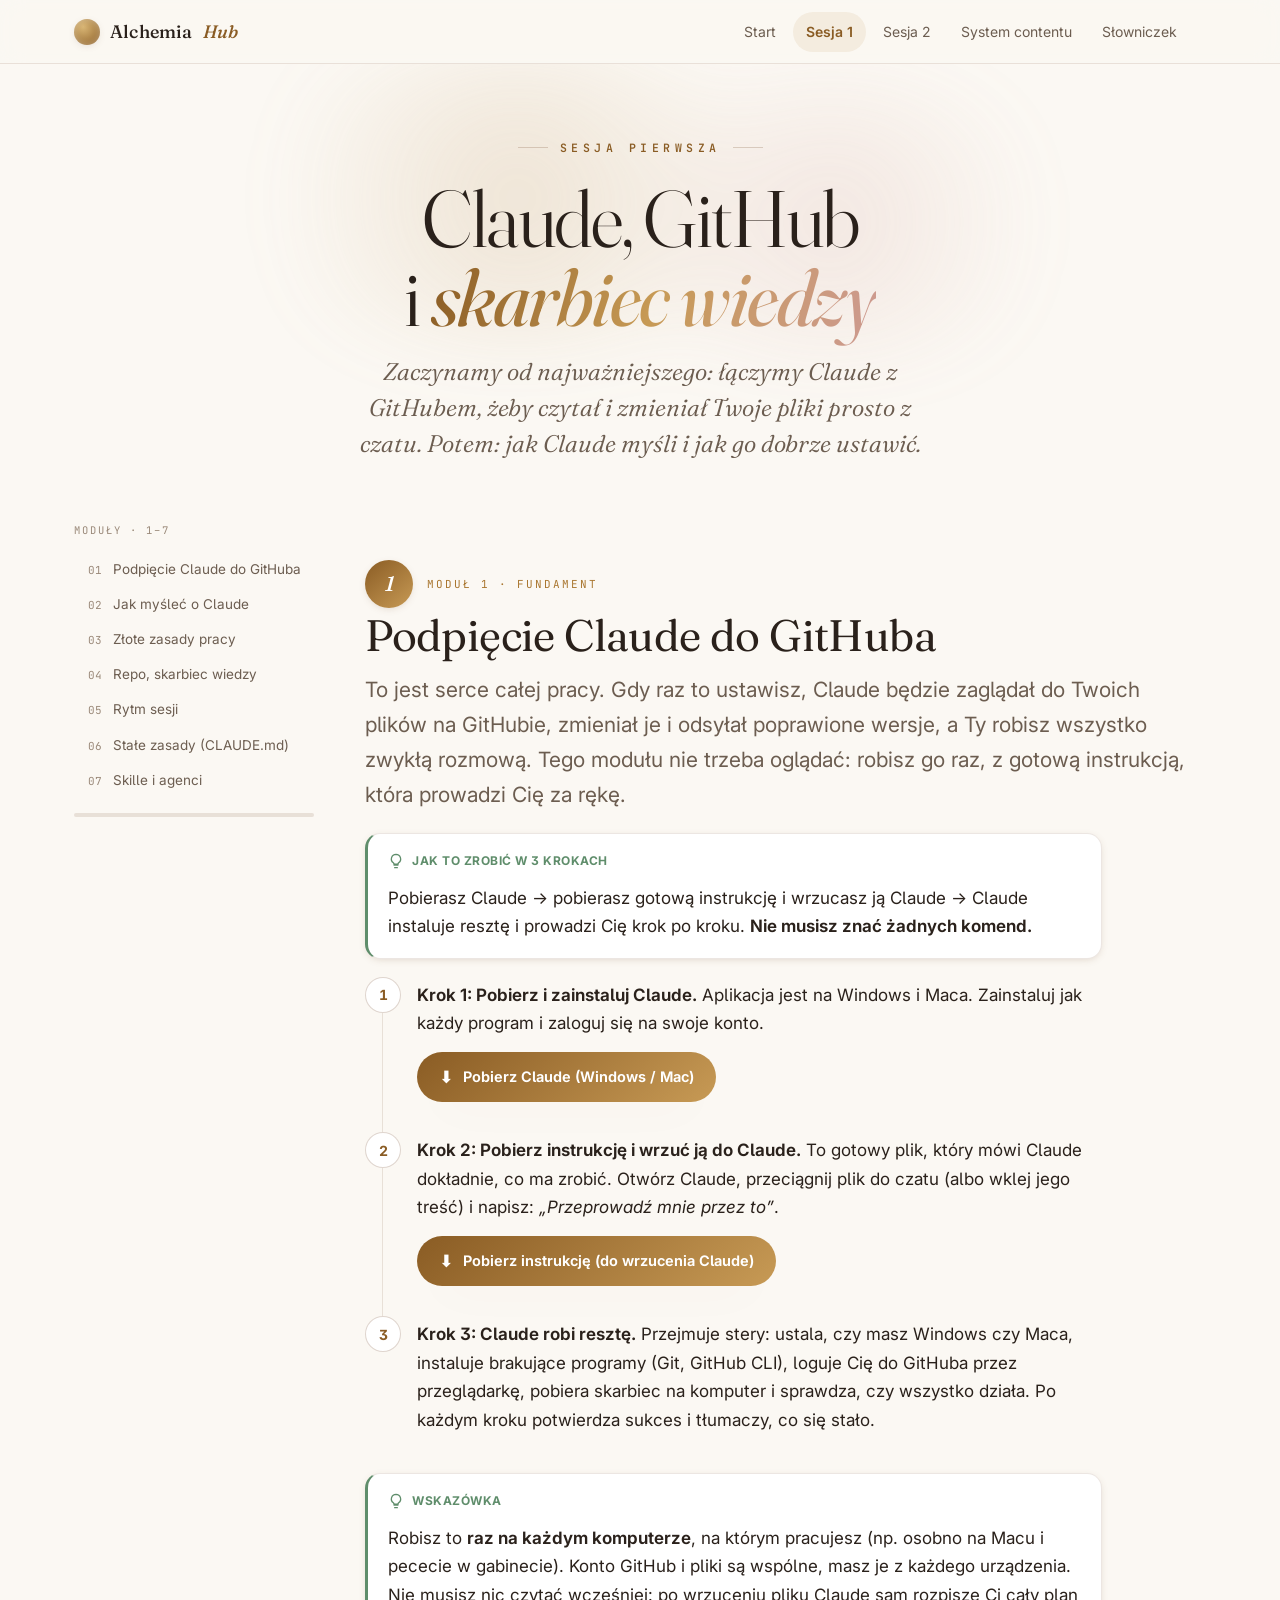
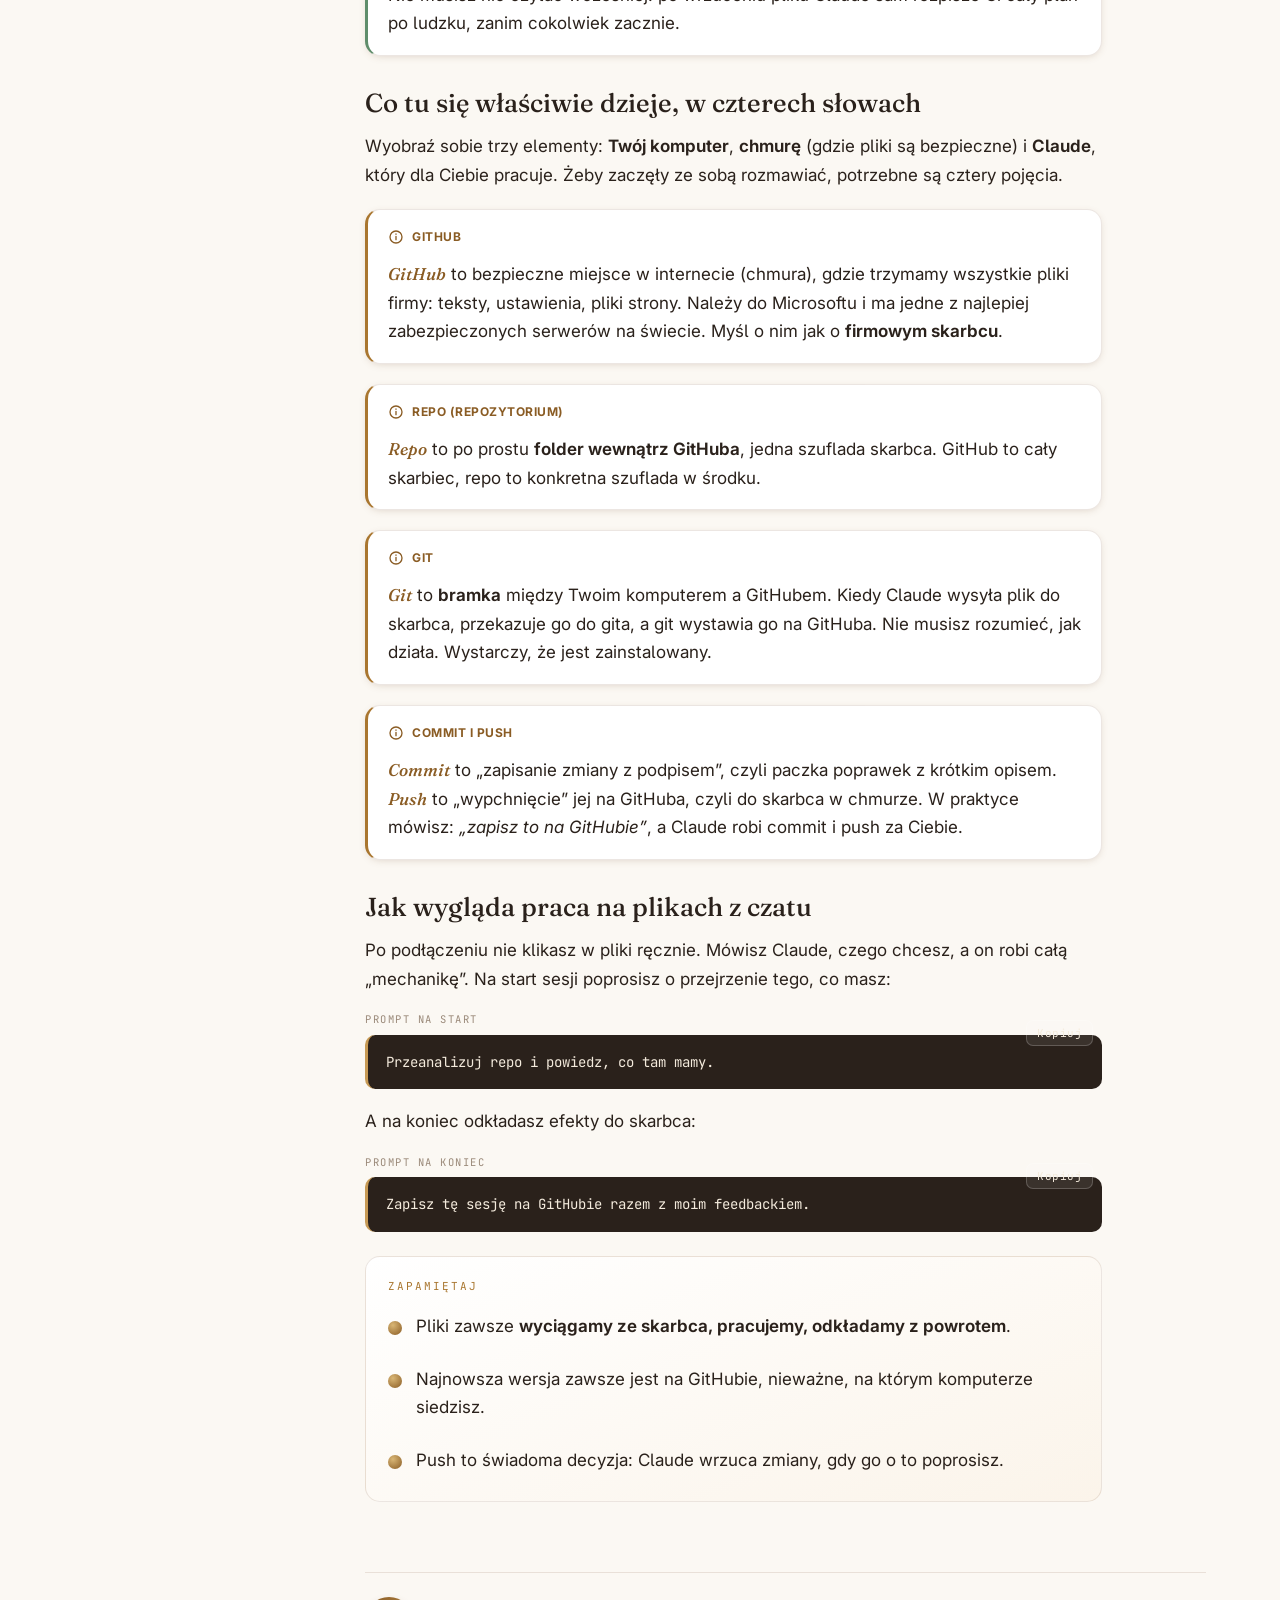
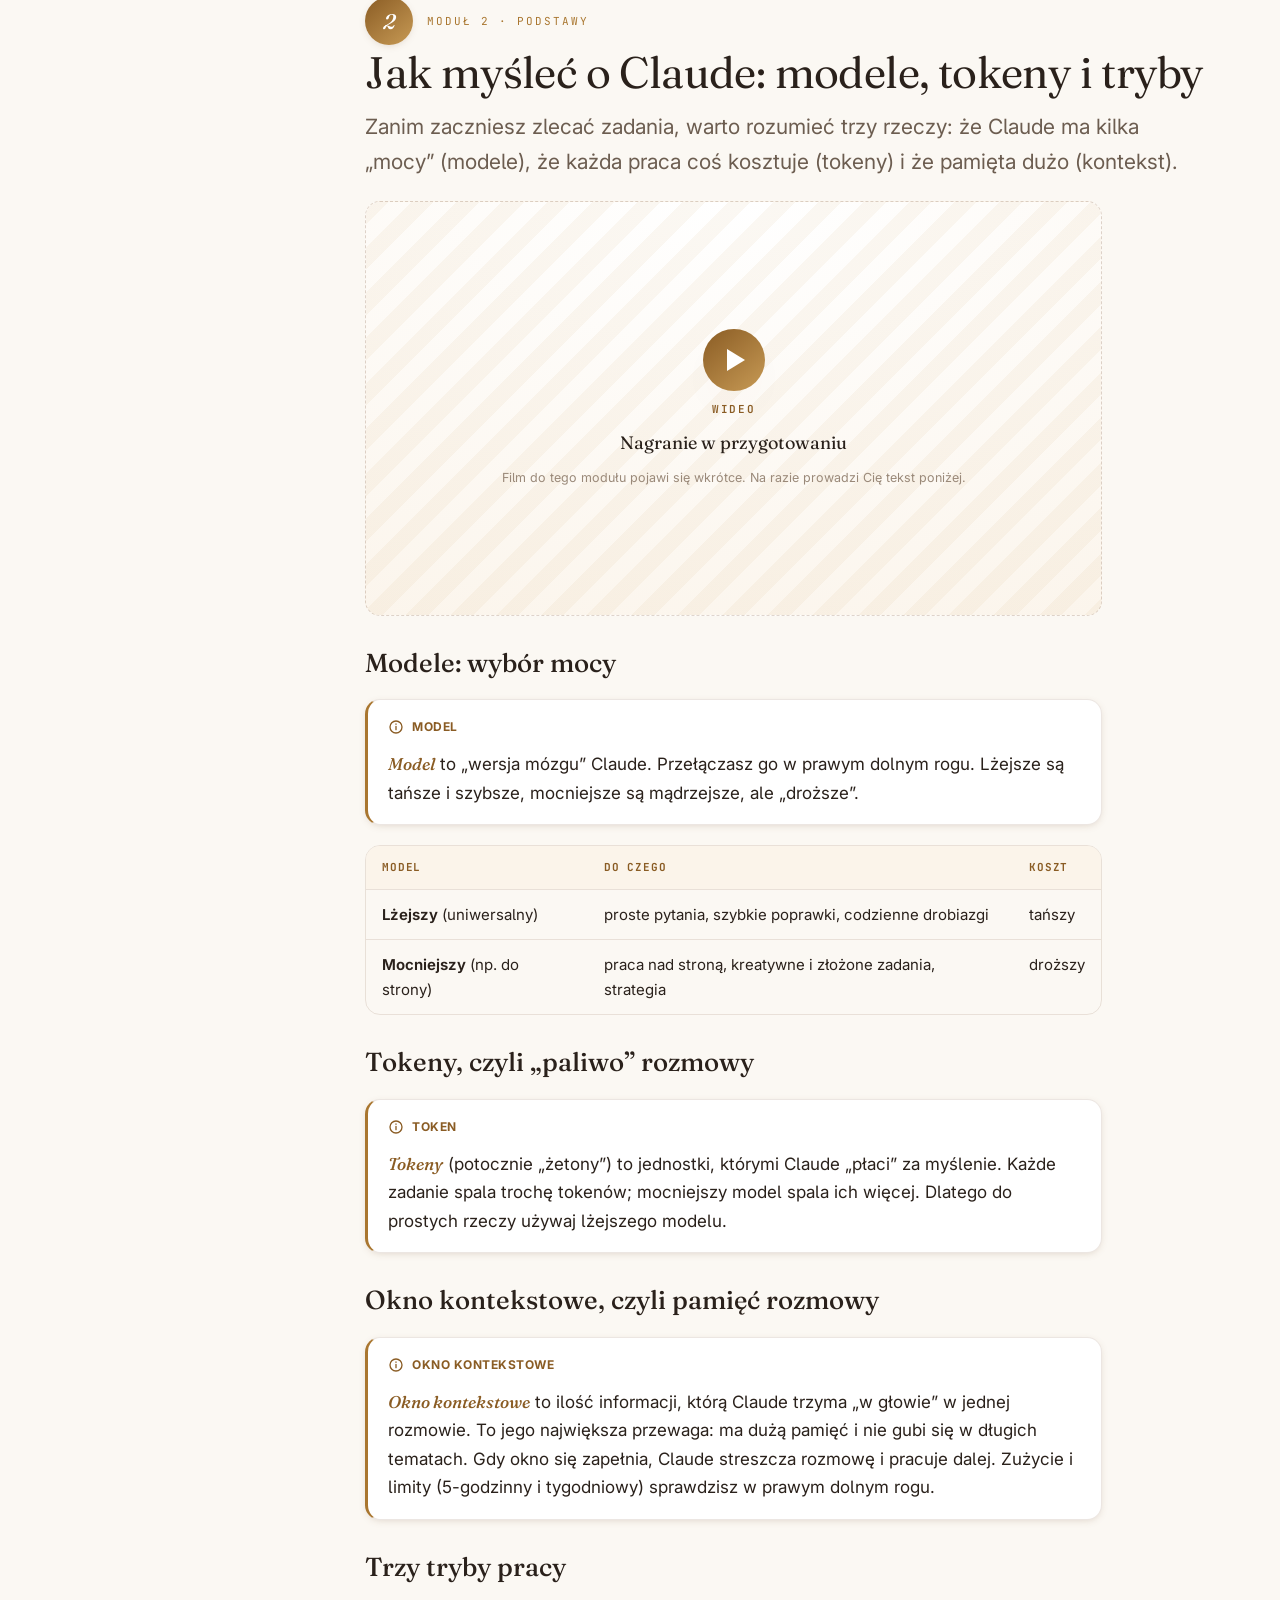
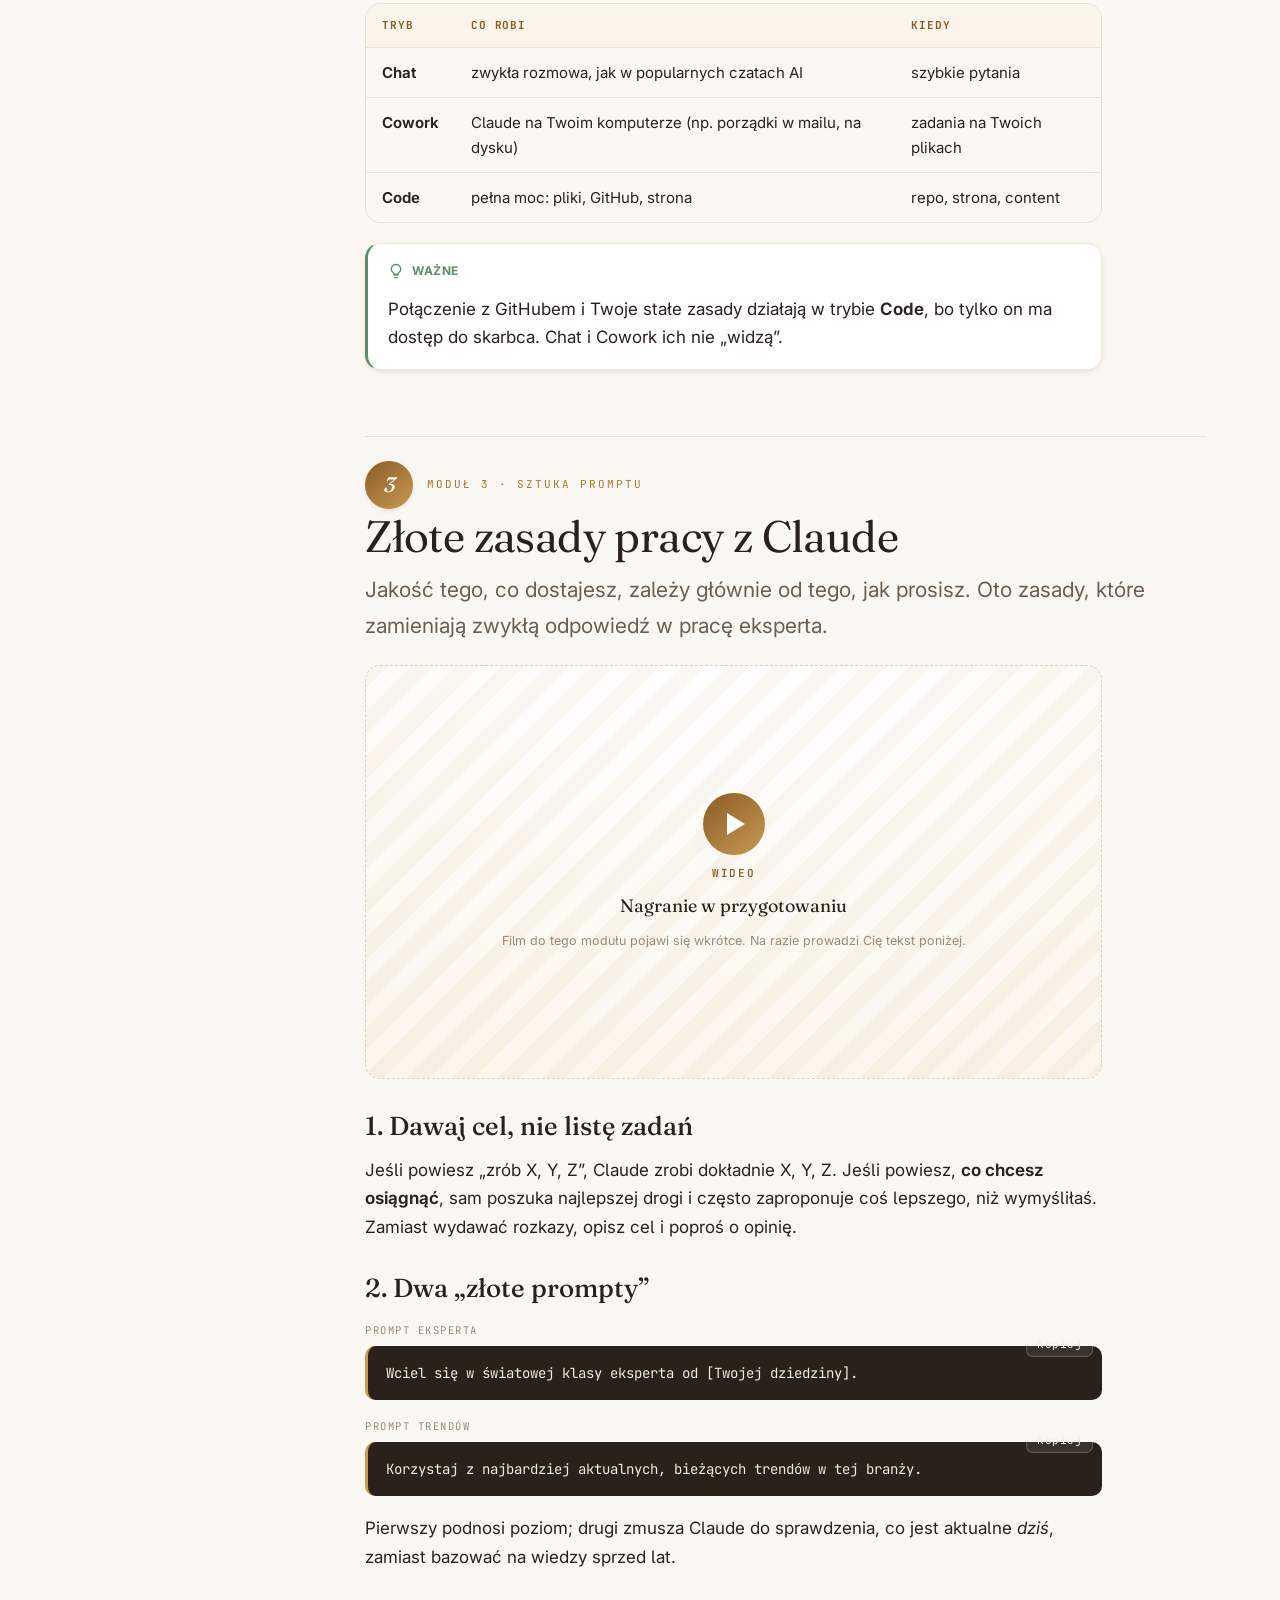
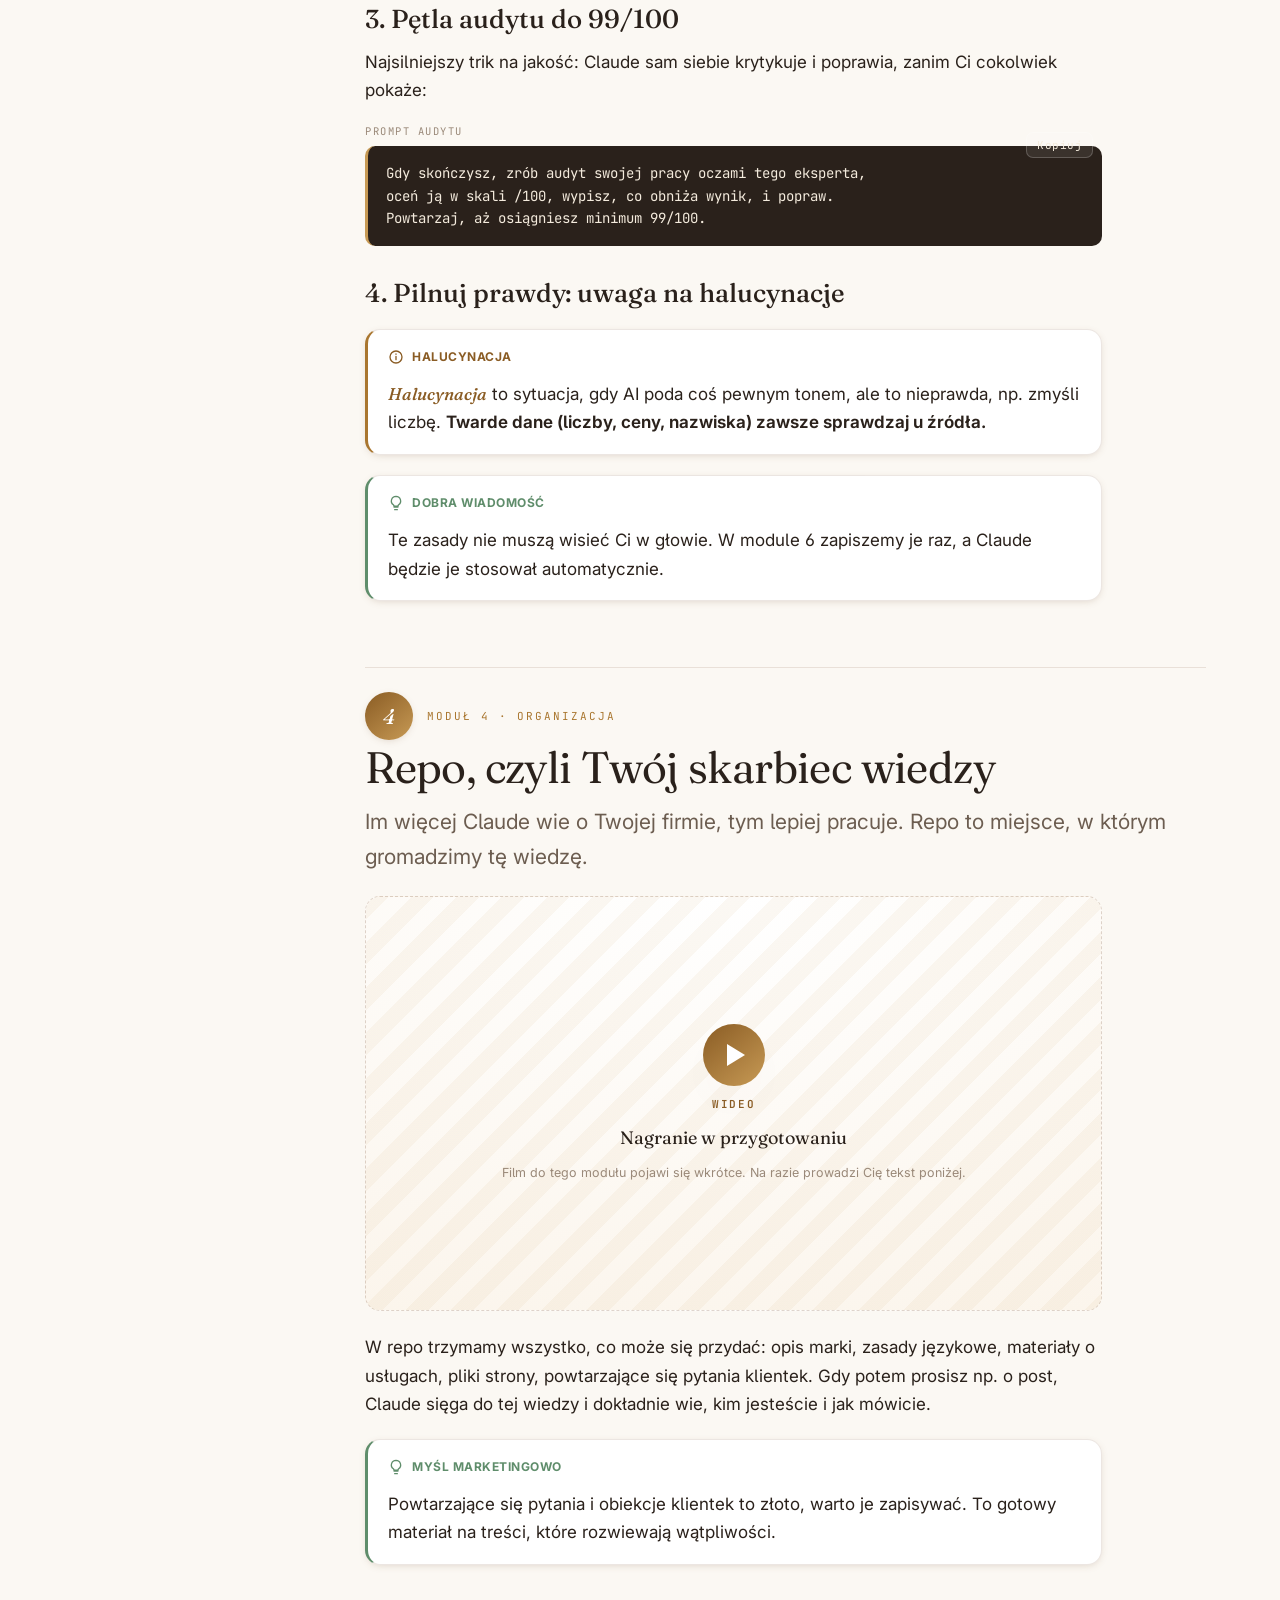
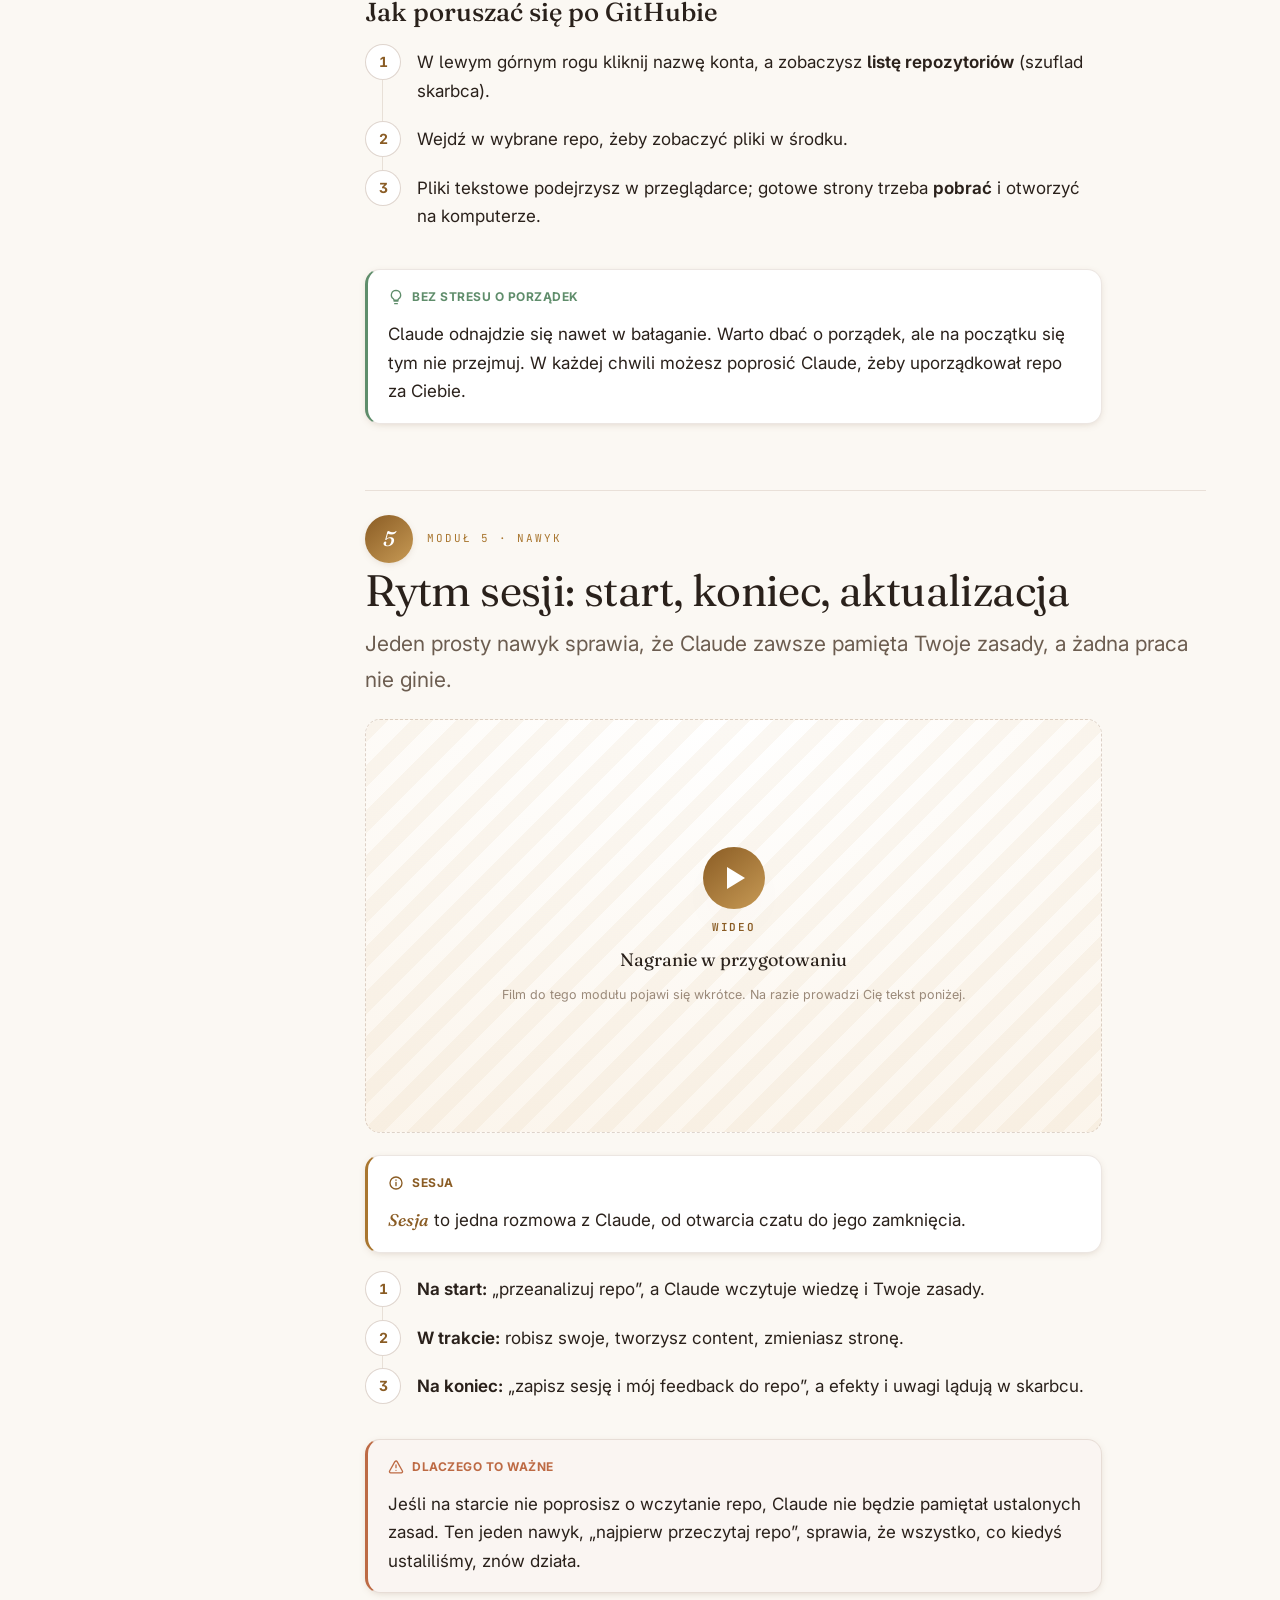
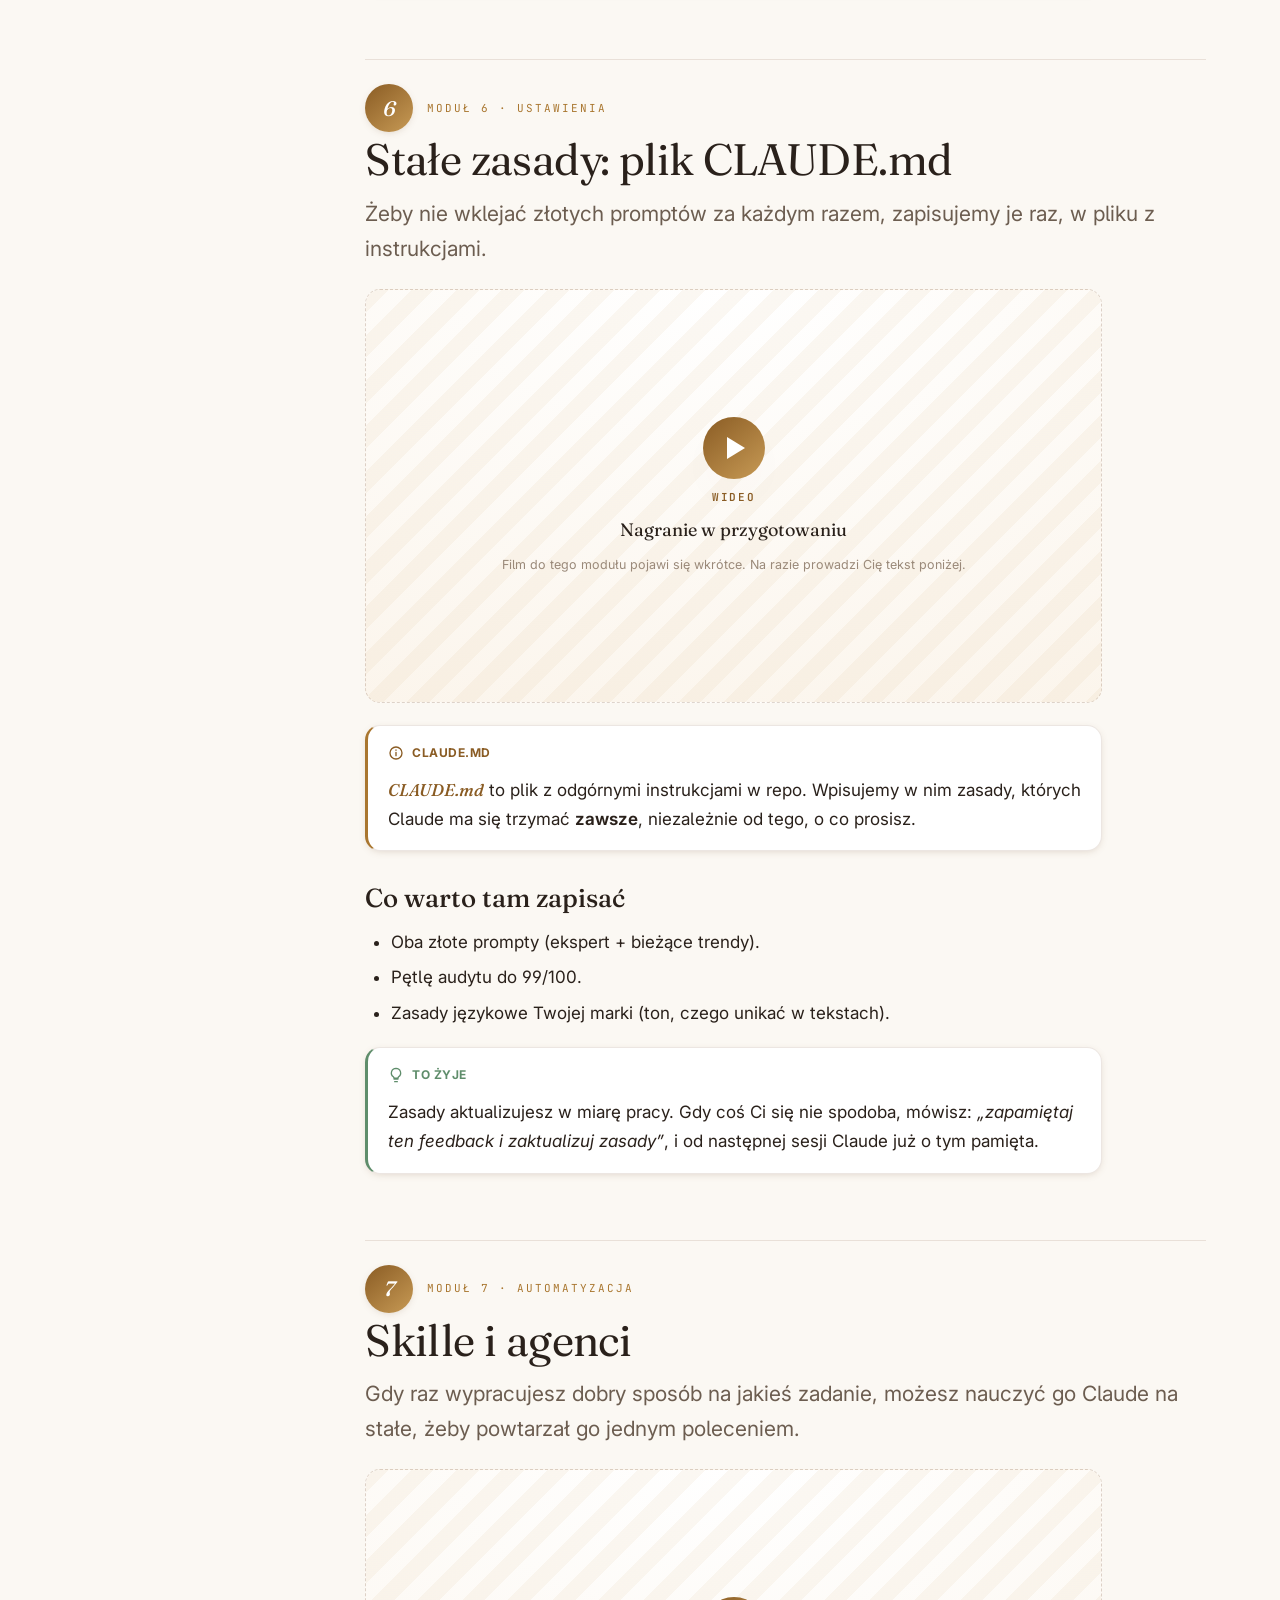
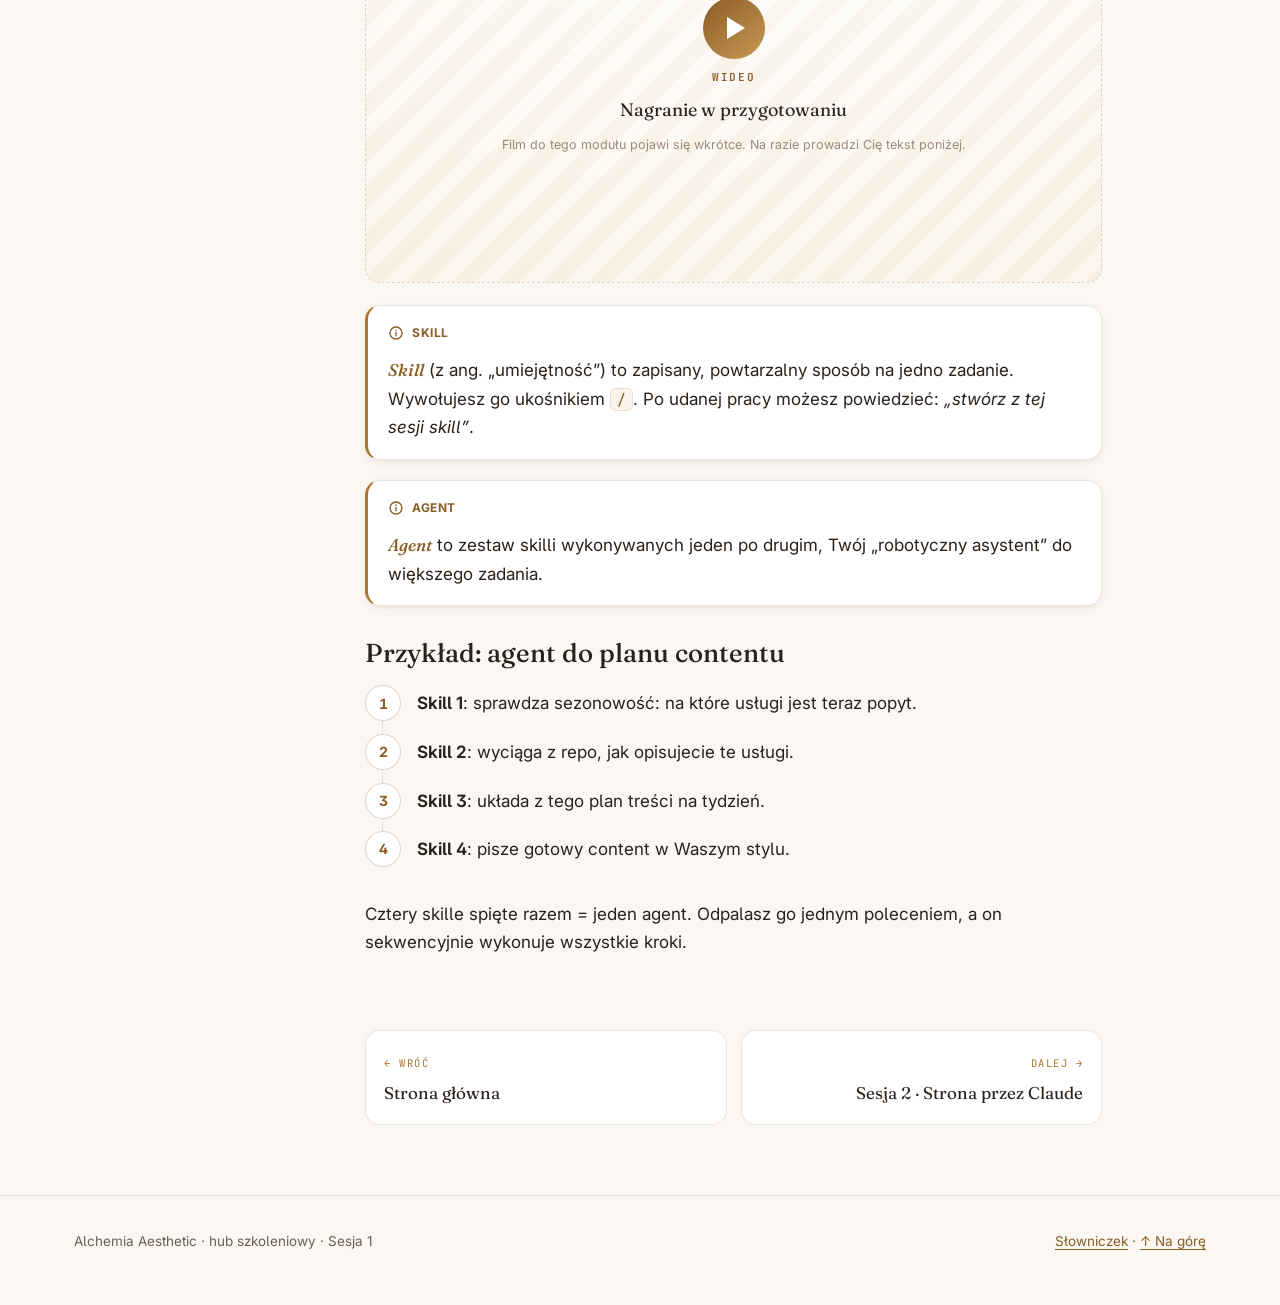
<file: sesja-1.html>
<!doctype html>
<html lang="pl" data-theme="light">
<head>
<meta charset="utf-8">
<meta name="viewport" content="width=device-width, initial-scale=1">
<title>Sesja 1: Claude, GitHub i skarbiec wiedzy</title>
<meta name="description" content="Podepnij Claude do GitHuba i pracuj na plikach z czatu. Jak myśleć o Claude, jak go ustawić i budować bazę wiedzy firmy. Wszystkie pojęcia wyjaśnione.">
<meta name="color-scheme" content="light">
<link rel="preconnect" href="https://fonts.googleapis.com">
<link rel="preconnect" href="https://fonts.gstatic.com" crossorigin>
<link href="https://fonts.googleapis.com/css2?family=Fraunces:ital,opsz,wght@0,9..144,330..600;1,9..144,330..600&family=Inter:wght@400;500;600;700&family=JetBrains+Mono:wght@400;500&display=swap" rel="stylesheet">
<link rel="stylesheet" href="styles.css">
</head>
<body>
<a class="skip" href="#main">Przejdź do treści</a>
<div class="progress" aria-hidden="true"></div>

<header class="topnav">
  <div class="wrap row">
    <a class="brand" href="index.html"><span class="mark" aria-hidden="true"></span>Alchemia <em>Hub</em></a>
    <nav class="nav-links" aria-label="Główna nawigacja">
      <a href="index.html">Start</a>
      <a href="sesja-1.html">Sesja 1</a>
      <a href="sesja-2.html">Sesja 2</a>
      <a href="system-contentu.html">System contentu</a>
      <a href="slowniczek.html">Słowniczek</a>
    </nav>
    <div class="nav-actions">
      <button class="iconbtn menu-btn" aria-label="Menu" aria-expanded="false">
        <svg viewBox="0 0 24 24" fill="none" stroke="currentColor" stroke-width="2" stroke-linecap="round"><path d="M3 6h18M3 12h18M3 18h18"/></svg>
      </button>
    </div>
  </div>
</header>

<main id="main" class="wrap">

  <section class="hero compact">
    <div class="halo" aria-hidden="true"></div>
    <div class="eyebrow">Sesja pierwsza</div>
    <h1>Claude, GitHub<br>i <em>skarbiec wiedzy</em></h1>
    <p class="sub">Zaczynamy od najważniejszego: łączymy Claude z GitHubem, żeby czytał i zmieniał Twoje pliki prosto z czatu. Potem: jak Claude myśli i jak go dobrze ustawić.</p>
  </section>

  <div class="layout">
    <aside class="rail" aria-label="Spis modułów">
      <div class="rk">Moduły · 1–7</div>
      <ol>
        <li><a href="#m1">Podpięcie Claude do GitHuba</a></li>
        <li><a href="#m2">Jak myśleć o Claude</a></li>
        <li><a href="#m3">Złote zasady pracy</a></li>
        <li><a href="#m4">Repo, skarbiec wiedzy</a></li>
        <li><a href="#m5">Rytm sesji</a></li>
        <li><a href="#m6">Stałe zasady (CLAUDE.md)</a></li>
        <li><a href="#m7">Skille i agenci</a></li>
      </ol>
      <div class="railprog" aria-hidden="true"><i></i></div>
    </aside>

    <div class="content">
      <details class="toc-m">
        <summary>Spis modułów (1–7)<svg viewBox="0 0 24 24" width="18" height="18" fill="none" stroke="currentColor" stroke-width="2" stroke-linecap="round"><path d="M6 9l6 6 6-6"/></svg></summary>
        <ol>
          <li><a href="#m1">Podpięcie Claude do GitHuba</a></li>
          <li><a href="#m2">Jak myśleć o Claude</a></li>
          <li><a href="#m3">Złote zasady pracy</a></li>
          <li><a href="#m4">Repo, skarbiec wiedzy</a></li>
          <li><a href="#m5">Rytm sesji</a></li>
          <li><a href="#m6">Stałe zasady (CLAUDE.md)</a></li>
          <li><a href="#m7">Skille i agenci</a></li>
        </ol>
      </details>

      <!-- ===== MODUŁ 1 ===== -->
      <section class="module reveal" id="m1">
        <div class="mh"><span class="num" aria-hidden="true">1</span><span class="mlabel">Moduł 1 · Fundament</span></div>
        <h2>Podpięcie Claude do GitHuba</h2>
        <p class="lead">To jest serce całej pracy. Gdy raz to ustawisz, Claude będzie zaglądał do Twoich plików na GitHubie, zmieniał je i odsyłał poprawione wersje, a Ty robisz wszystko zwykłą rozmową. Tego modułu nie trzeba oglądać: robisz go raz, z gotową instrukcją, która prowadzi Cię za rękę.</p>

        <div class="callout tip">
          <div class="ct"><svg viewBox="0 0 24 24" fill="none" stroke="currentColor" stroke-width="2" stroke-linecap="round" stroke-linejoin="round"><path d="M9 18h6M10 22h4M12 2a7 7 0 0 0-4 12.7c.6.5 1 1.3 1 2.1h6c0-.8.4-1.6 1-2.1A7 7 0 0 0 12 2Z"/></svg>Jak to zrobić w 3 krokach</div>
          <p>Pobierasz Claude → pobierasz gotową instrukcję i wrzucasz ją Claude → Claude instaluje resztę i prowadzi Cię krok po kroku. <strong>Nie musisz znać żadnych komend.</strong></p>
        </div>

        <ol class="steps">
          <li><strong>Krok 1: Pobierz i zainstaluj Claude.</strong> Aplikacja jest na Windows i Maca. Zainstaluj jak każdy program i zaloguj się na swoje konto.
            <div class="btnrow"><a class="dl" href="https://claude.ai/download"><span class="ico" aria-hidden="true">⬇</span> Pobierz Claude (Windows / Mac)</a></div>
          </li>
          <li><strong>Krok 2: Pobierz instrukcję i wrzuć ją do Claude.</strong> To gotowy plik, który mówi Claude dokładnie, co ma zrobić. Otwórz Claude, przeciągnij plik do czatu (albo wklej jego treść) i napisz: <em>„Przeprowadź mnie przez to”</em>.
            <div class="btnrow"><a class="dl" href="pliki/KONFIGURACJA-CLAUDE-CODE-prowadzona.md" download><span class="ico" aria-hidden="true">⬇</span> Pobierz instrukcję (do wrzucenia Claude)</a></div>
          </li>
          <li><strong>Krok 3: Claude robi resztę.</strong> Przejmuje stery: ustala, czy masz Windows czy Maca, instaluje brakujące programy (Git, GitHub CLI), loguje Cię do GitHuba przez przeglądarkę, pobiera skarbiec na komputer i sprawdza, czy wszystko działa. Po każdym kroku potwierdza sukces i tłumaczy, co się stało.</li>
        </ol>

        <div class="callout tip">
          <div class="ct"><svg viewBox="0 0 24 24" fill="none" stroke="currentColor" stroke-width="2" stroke-linecap="round" stroke-linejoin="round"><path d="M9 18h6M10 22h4M12 2a7 7 0 0 0-4 12.7c.6.5 1 1.3 1 2.1h6c0-.8.4-1.6 1-2.1A7 7 0 0 0 12 2Z"/></svg>Wskazówka</div>
          <p>Robisz to <strong>raz na każdym komputerze</strong>, na którym pracujesz (np. osobno na Macu i pececie w gabinecie). Konto GitHub i pliki są wspólne, masz je z każdego urządzenia. Nie musisz nic czytać wcześniej: po wrzuceniu pliku Claude sam rozpisze Ci cały plan po ludzku, zanim cokolwiek zacznie.</p>
        </div>

        <h3>Co tu się właściwie dzieje, w czterech słowach</h3>
        <p>Wyobraź sobie trzy elementy: <strong>Twój komputer</strong>, <strong>chmurę</strong> (gdzie pliki są bezpieczne) i <strong>Claude</strong>, który dla Ciebie pracuje. Żeby zaczęły ze sobą rozmawiać, potrzebne są cztery pojęcia.</p>

        <div class="callout def">
          <div class="ct"><svg viewBox="0 0 24 24" fill="none" stroke="currentColor" stroke-width="2"><circle cx="12" cy="12" r="9"/><path d="M12 11v5M12 7.5v.5" stroke-linecap="round"/></svg>GitHub</div>
          <p><span class="term">GitHub</span> to bezpieczne miejsce w internecie (chmura), gdzie trzymamy wszystkie pliki firmy: teksty, ustawienia, pliki strony. Należy do Microsoftu i ma jedne z najlepiej zabezpieczonych serwerów na świecie. Myśl o nim jak o <strong>firmowym skarbcu</strong>.</p>
        </div>
        <div class="callout def">
          <div class="ct"><svg viewBox="0 0 24 24" fill="none" stroke="currentColor" stroke-width="2"><circle cx="12" cy="12" r="9"/><path d="M12 11v5M12 7.5v.5" stroke-linecap="round"/></svg>Repo (repozytorium)</div>
          <p><span class="term">Repo</span> to po prostu <strong>folder wewnątrz GitHuba</strong>, jedna szuflada skarbca. GitHub to cały skarbiec, repo to konkretna szuflada w środku.</p>
        </div>
        <div class="callout def">
          <div class="ct"><svg viewBox="0 0 24 24" fill="none" stroke="currentColor" stroke-width="2"><circle cx="12" cy="12" r="9"/><path d="M12 11v5M12 7.5v.5" stroke-linecap="round"/></svg>Git</div>
          <p><span class="term">Git</span> to <strong>bramka</strong> między Twoim komputerem a GitHubem. Kiedy Claude wysyła plik do skarbca, przekazuje go do gita, a git wystawia go na GitHuba. Nie musisz rozumieć, jak działa. Wystarczy, że jest zainstalowany.</p>
        </div>
        <div class="callout def">
          <div class="ct"><svg viewBox="0 0 24 24" fill="none" stroke="currentColor" stroke-width="2"><circle cx="12" cy="12" r="9"/><path d="M12 11v5M12 7.5v.5" stroke-linecap="round"/></svg>Commit i push</div>
          <p><span class="term">Commit</span> to „zapisanie zmiany z podpisem”, czyli paczka poprawek z krótkim opisem. <span class="term">Push</span> to „wypchnięcie” jej na GitHuba, czyli do skarbca w chmurze. W praktyce mówisz: <em>„zapisz to na GitHubie”</em>, a Claude robi commit i push za Ciebie.</p>
        </div>

        <h3>Jak wygląda praca na plikach z czatu</h3>
        <p>Po podłączeniu nie klikasz w pliki ręcznie. Mówisz Claude, czego chcesz, a on robi całą „mechanikę”. Na start sesji poprosisz o przejrzenie tego, co masz:</p>
        <div class="code prompt"><span class="plabel">Prompt na start</span><pre>Przeanalizuj repo i powiedz, co tam mamy.</pre></div>
        <p>A na koniec odkładasz efekty do skarbca:</p>
        <div class="code prompt"><span class="plabel">Prompt na koniec</span><pre>Zapisz tę sesję na GitHubie razem z moim feedbackiem.</pre></div>

        <div class="takeaways">
          <div class="ct">Zapamiętaj</div>
          <ul>
            <li>Pliki zawsze <strong>wyciągamy ze skarbca, pracujemy, odkładamy z powrotem</strong>.</li>
            <li>Najnowsza wersja zawsze jest na GitHubie, nieważne, na którym komputerze siedzisz.</li>
            <li>Push to świadoma decyzja: Claude wrzuca zmiany, gdy go o to poprosisz.</li>
          </ul>
        </div>
      </section>

      <!-- ===== MODUŁ 2 ===== -->
      <section class="module reveal" id="m2">
        <div class="mh"><span class="num" aria-hidden="true">2</span><span class="mlabel">Moduł 2 · Podstawy</span></div>
        <h2>Jak myśleć o Claude: modele, tokeny i tryby</h2>
        <p class="lead">Zanim zaczniesz zlecać zadania, warto rozumieć trzy rzeczy: że Claude ma kilka „mocy” (modele), że każda praca coś kosztuje (tokeny) i że pamięta dużo (kontekst).</p>

        <div class="video"><div class="play"></div><div class="vmeta">Wideo</div><div class="vtitle">Nagranie w przygotowaniu</div><div class="vnote">Film do tego modułu pojawi się wkrótce. Na razie prowadzi Cię tekst poniżej.</div></div>

        <h3>Modele: wybór mocy</h3>
        <div class="callout def">
          <div class="ct"><svg viewBox="0 0 24 24" fill="none" stroke="currentColor" stroke-width="2"><circle cx="12" cy="12" r="9"/><path d="M12 11v5M12 7.5v.5" stroke-linecap="round"/></svg>Model</div>
          <p><span class="term">Model</span> to „wersja mózgu” Claude. Przełączasz go w prawym dolnym rogu. Lżejsze są tańsze i szybsze, mocniejsze są mądrzejsze, ale „droższe”.</p>
        </div>
        <div class="table-wrap">
          <table>
            <thead><tr><th>Model</th><th>Do czego</th><th>Koszt</th></tr></thead>
            <tbody>
              <tr><td><strong>Lżejszy</strong> (uniwersalny)</td><td>proste pytania, szybkie poprawki, codzienne drobiazgi</td><td>tańszy</td></tr>
              <tr><td><strong>Mocniejszy</strong> (np. do strony)</td><td>praca nad stroną, kreatywne i złożone zadania, strategia</td><td>droższy</td></tr>
            </tbody>
          </table>
        </div>

        <h3>Tokeny, czyli „paliwo” rozmowy</h3>
        <div class="callout def">
          <div class="ct"><svg viewBox="0 0 24 24" fill="none" stroke="currentColor" stroke-width="2"><circle cx="12" cy="12" r="9"/><path d="M12 11v5M12 7.5v.5" stroke-linecap="round"/></svg>Token</div>
          <p><span class="term">Tokeny</span> (potocznie „żetony”) to jednostki, którymi Claude „płaci” za myślenie. Każde zadanie spala trochę tokenów; mocniejszy model spala ich więcej. Dlatego do prostych rzeczy używaj lżejszego modelu.</p>
        </div>

        <h3>Okno kontekstowe, czyli pamięć rozmowy</h3>
        <div class="callout def">
          <div class="ct"><svg viewBox="0 0 24 24" fill="none" stroke="currentColor" stroke-width="2"><circle cx="12" cy="12" r="9"/><path d="M12 11v5M12 7.5v.5" stroke-linecap="round"/></svg>Okno kontekstowe</div>
          <p><span class="term">Okno kontekstowe</span> to ilość informacji, którą Claude trzyma „w głowie” w jednej rozmowie. To jego największa przewaga: ma dużą pamięć i nie gubi się w długich tematach. Gdy okno się zapełnia, Claude streszcza rozmowę i pracuje dalej. Zużycie i limity (5-godzinny i tygodniowy) sprawdzisz w prawym dolnym rogu.</p>
        </div>

        <h3>Trzy tryby pracy</h3>
        <div class="table-wrap">
          <table>
            <thead><tr><th>Tryb</th><th>Co robi</th><th>Kiedy</th></tr></thead>
            <tbody>
              <tr><td><strong>Chat</strong></td><td>zwykła rozmowa, jak w popularnych czatach AI</td><td>szybkie pytania</td></tr>
              <tr><td><strong>Cowork</strong></td><td>Claude na Twoim komputerze (np. porządki w mailu, na dysku)</td><td>zadania na Twoich plikach</td></tr>
              <tr><td><strong>Code</strong></td><td>pełna moc: pliki, GitHub, strona</td><td>repo, strona, content</td></tr>
            </tbody>
          </table>
        </div>
        <div class="callout tip">
          <div class="ct"><svg viewBox="0 0 24 24" fill="none" stroke="currentColor" stroke-width="2" stroke-linecap="round" stroke-linejoin="round"><path d="M9 18h6M10 22h4M12 2a7 7 0 0 0-4 12.7c.6.5 1 1.3 1 2.1h6c0-.8.4-1.6 1-2.1A7 7 0 0 0 12 2Z"/></svg>Ważne</div>
          <p>Połączenie z GitHubem i Twoje stałe zasady działają w trybie <strong>Code</strong>, bo tylko on ma dostęp do skarbca. Chat i Cowork ich nie „widzą”.</p>
        </div>
      </section>

      <!-- ===== MODUŁ 3 ===== -->
      <section class="module reveal" id="m3">
        <div class="mh"><span class="num" aria-hidden="true">3</span><span class="mlabel">Moduł 3 · Sztuka promptu</span></div>
        <h2>Złote zasady pracy z Claude</h2>
        <p class="lead">Jakość tego, co dostajesz, zależy głównie od tego, jak prosisz. Oto zasady, które zamieniają zwykłą odpowiedź w pracę eksperta.</p>

        <div class="video"><div class="play"></div><div class="vmeta">Wideo</div><div class="vtitle">Nagranie w przygotowaniu</div><div class="vnote">Film do tego modułu pojawi się wkrótce. Na razie prowadzi Cię tekst poniżej.</div></div>

        <h3>1. Dawaj cel, nie listę zadań</h3>
        <p>Jeśli powiesz „zrób X, Y, Z”, Claude zrobi dokładnie X, Y, Z. Jeśli powiesz, <strong>co chcesz osiągnąć</strong>, sam poszuka najlepszej drogi i często zaproponuje coś lepszego, niż wymyśliłaś. Zamiast wydawać rozkazy, opisz cel i poproś o opinię.</p>

        <h3>2. Dwa „złote prompty”</h3>
        <div class="code prompt"><span class="plabel">Prompt eksperta</span><pre>Wciel się w światowej klasy eksperta od [Twojej dziedziny].</pre></div>
        <div class="code prompt"><span class="plabel">Prompt trendów</span><pre>Korzystaj z najbardziej aktualnych, bieżących trendów w tej branży.</pre></div>
        <p>Pierwszy podnosi poziom; drugi zmusza Claude do sprawdzenia, co jest aktualne <em>dziś</em>, zamiast bazować na wiedzy sprzed lat.</p>

        <h3>3. Pętla audytu do 99/100</h3>
        <p>Najsilniejszy trik na jakość: Claude sam siebie krytykuje i poprawia, zanim Ci cokolwiek pokaże:</p>
        <div class="code prompt"><span class="plabel">Prompt audytu</span><pre>Gdy skończysz, zrób audyt swojej pracy oczami tego eksperta,
oceń ją w skali /100, wypisz, co obniża wynik, i popraw.
Powtarzaj, aż osiągniesz minimum 99/100.</pre></div>

        <h3>4. Pilnuj prawdy: uwaga na halucynacje</h3>
        <div class="callout def">
          <div class="ct"><svg viewBox="0 0 24 24" fill="none" stroke="currentColor" stroke-width="2"><circle cx="12" cy="12" r="9"/><path d="M12 11v5M12 7.5v.5" stroke-linecap="round"/></svg>Halucynacja</div>
          <p><span class="term">Halucynacja</span> to sytuacja, gdy AI poda coś pewnym tonem, ale to nieprawda, np. zmyśli liczbę. <strong>Twarde dane (liczby, ceny, nazwiska) zawsze sprawdzaj u źródła.</strong></p>
        </div>
        <div class="callout tip">
          <div class="ct"><svg viewBox="0 0 24 24" fill="none" stroke="currentColor" stroke-width="2" stroke-linecap="round" stroke-linejoin="round"><path d="M9 18h6M10 22h4M12 2a7 7 0 0 0-4 12.7c.6.5 1 1.3 1 2.1h6c0-.8.4-1.6 1-2.1A7 7 0 0 0 12 2Z"/></svg>Dobra wiadomość</div>
          <p>Te zasady nie muszą wisieć Ci w głowie. W module 6 zapiszemy je raz, a Claude będzie je stosował automatycznie.</p>
        </div>
      </section>

      <!-- ===== MODUŁ 4 ===== -->
      <section class="module reveal" id="m4">
        <div class="mh"><span class="num" aria-hidden="true">4</span><span class="mlabel">Moduł 4 · Organizacja</span></div>
        <h2>Repo, czyli Twój skarbiec wiedzy</h2>
        <p class="lead">Im więcej Claude wie o Twojej firmie, tym lepiej pracuje. Repo to miejsce, w którym gromadzimy tę wiedzę.</p>

        <div class="video"><div class="play"></div><div class="vmeta">Wideo</div><div class="vtitle">Nagranie w przygotowaniu</div><div class="vnote">Film do tego modułu pojawi się wkrótce. Na razie prowadzi Cię tekst poniżej.</div></div>

        <p>W repo trzymamy wszystko, co może się przydać: opis marki, zasady językowe, materiały o usługach, pliki strony, powtarzające się pytania klientek. Gdy potem prosisz np. o post, Claude sięga do tej wiedzy i dokładnie wie, kim jesteście i jak mówicie.</p>
        <div class="callout tip">
          <div class="ct"><svg viewBox="0 0 24 24" fill="none" stroke="currentColor" stroke-width="2" stroke-linecap="round" stroke-linejoin="round"><path d="M9 18h6M10 22h4M12 2a7 7 0 0 0-4 12.7c.6.5 1 1.3 1 2.1h6c0-.8.4-1.6 1-2.1A7 7 0 0 0 12 2Z"/></svg>Myśl marketingowo</div>
          <p>Powtarzające się pytania i obiekcje klientek to złoto, warto je zapisywać. To gotowy materiał na treści, które rozwiewają wątpliwości.</p>
        </div>
        <h3>Jak poruszać się po GitHubie</h3>
        <ol class="steps">
          <li>W lewym górnym rogu kliknij nazwę konta, a zobaczysz <strong>listę repozytoriów</strong> (szuflad skarbca).</li>
          <li>Wejdź w wybrane repo, żeby zobaczyć pliki w środku.</li>
          <li>Pliki tekstowe podejrzysz w przeglądarce; gotowe strony trzeba <strong>pobrać</strong> i otworzyć na komputerze.</li>
        </ol>
        <div class="callout tip">
          <div class="ct"><svg viewBox="0 0 24 24" fill="none" stroke="currentColor" stroke-width="2" stroke-linecap="round" stroke-linejoin="round"><path d="M9 18h6M10 22h4M12 2a7 7 0 0 0-4 12.7c.6.5 1 1.3 1 2.1h6c0-.8.4-1.6 1-2.1A7 7 0 0 0 12 2Z"/></svg>Bez stresu o porządek</div>
          <p>Claude odnajdzie się nawet w bałaganie. Warto dbać o porządek, ale na początku się tym nie przejmuj. W każdej chwili możesz poprosić Claude, żeby uporządkował repo za Ciebie.</p>
        </div>
      </section>

      <!-- ===== MODUŁ 5 ===== -->
      <section class="module reveal" id="m5">
        <div class="mh"><span class="num" aria-hidden="true">5</span><span class="mlabel">Moduł 5 · Nawyk</span></div>
        <h2>Rytm sesji: start, koniec, aktualizacja</h2>
        <p class="lead">Jeden prosty nawyk sprawia, że Claude zawsze pamięta Twoje zasady, a żadna praca nie ginie.</p>

        <div class="video"><div class="play"></div><div class="vmeta">Wideo</div><div class="vtitle">Nagranie w przygotowaniu</div><div class="vnote">Film do tego modułu pojawi się wkrótce. Na razie prowadzi Cię tekst poniżej.</div></div>

        <div class="callout def">
          <div class="ct"><svg viewBox="0 0 24 24" fill="none" stroke="currentColor" stroke-width="2"><circle cx="12" cy="12" r="9"/><path d="M12 11v5M12 7.5v.5" stroke-linecap="round"/></svg>Sesja</div>
          <p><span class="term">Sesja</span> to jedna rozmowa z Claude, od otwarcia czatu do jego zamknięcia.</p>
        </div>
        <ol class="steps">
          <li><strong>Na start:</strong> „przeanalizuj repo”, a Claude wczytuje wiedzę i Twoje zasady.</li>
          <li><strong>W trakcie:</strong> robisz swoje, tworzysz content, zmieniasz stronę.</li>
          <li><strong>Na koniec:</strong> „zapisz sesję i mój feedback do repo”, a efekty i uwagi lądują w skarbcu.</li>
        </ol>
        <div class="callout rule">
          <div class="ct"><svg viewBox="0 0 24 24" fill="none" stroke="currentColor" stroke-width="2" stroke-linecap="round" stroke-linejoin="round"><path d="M12 9v4M12 17v.01M10.3 3.9 2.4 18a1.8 1.8 0 0 0 1.6 2.7h16a1.8 1.8 0 0 0 1.6-2.7L13.7 3.9a1.8 1.8 0 0 0-3.1 0Z"/></svg>Dlaczego to ważne</div>
          <p>Jeśli na starcie nie poprosisz o wczytanie repo, Claude nie będzie pamiętał ustalonych zasad. Ten jeden nawyk, „najpierw przeczytaj repo”, sprawia, że wszystko, co kiedyś ustaliliśmy, znów działa.</p>
        </div>
      </section>

      <!-- ===== MODUŁ 6 ===== -->
      <section class="module reveal" id="m6">
        <div class="mh"><span class="num" aria-hidden="true">6</span><span class="mlabel">Moduł 6 · Ustawienia</span></div>
        <h2>Stałe zasady: plik CLAUDE.md</h2>
        <p class="lead">Żeby nie wklejać złotych promptów za każdym razem, zapisujemy je raz, w pliku z instrukcjami.</p>

        <div class="video"><div class="play"></div><div class="vmeta">Wideo</div><div class="vtitle">Nagranie w przygotowaniu</div><div class="vnote">Film do tego modułu pojawi się wkrótce. Na razie prowadzi Cię tekst poniżej.</div></div>

        <div class="callout def">
          <div class="ct"><svg viewBox="0 0 24 24" fill="none" stroke="currentColor" stroke-width="2"><circle cx="12" cy="12" r="9"/><path d="M12 11v5M12 7.5v.5" stroke-linecap="round"/></svg>CLAUDE.md</div>
          <p><span class="term">CLAUDE.md</span> to plik z odgórnymi instrukcjami w repo. Wpisujemy w nim zasady, których Claude ma się trzymać <strong>zawsze</strong>, niezależnie od tego, o co prosisz.</p>
        </div>
        <h3>Co warto tam zapisać</h3>
        <ul>
          <li>Oba złote prompty (ekspert + bieżące trendy).</li>
          <li>Pętlę audytu do 99/100.</li>
          <li>Zasady językowe Twojej marki (ton, czego unikać w tekstach).</li>
        </ul>
        <div class="callout tip">
          <div class="ct"><svg viewBox="0 0 24 24" fill="none" stroke="currentColor" stroke-width="2" stroke-linecap="round" stroke-linejoin="round"><path d="M9 18h6M10 22h4M12 2a7 7 0 0 0-4 12.7c.6.5 1 1.3 1 2.1h6c0-.8.4-1.6 1-2.1A7 7 0 0 0 12 2Z"/></svg>To żyje</div>
          <p>Zasady aktualizujesz w miarę pracy. Gdy coś Ci się nie spodoba, mówisz: <em>„zapamiętaj ten feedback i zaktualizuj zasady”</em>, i od następnej sesji Claude już o tym pamięta.</p>
        </div>
      </section>

      <!-- ===== MODUŁ 7 ===== -->
      <section class="module reveal" id="m7">
        <div class="mh"><span class="num" aria-hidden="true">7</span><span class="mlabel">Moduł 7 · Automatyzacja</span></div>
        <h2>Skille i agenci</h2>
        <p class="lead">Gdy raz wypracujesz dobry sposób na jakieś zadanie, możesz nauczyć go Claude na stałe, żeby powtarzał go jednym poleceniem.</p>

        <div class="video"><div class="play"></div><div class="vmeta">Wideo</div><div class="vtitle">Nagranie w przygotowaniu</div><div class="vnote">Film do tego modułu pojawi się wkrótce. Na razie prowadzi Cię tekst poniżej.</div></div>

        <div class="callout def">
          <div class="ct"><svg viewBox="0 0 24 24" fill="none" stroke="currentColor" stroke-width="2"><circle cx="12" cy="12" r="9"/><path d="M12 11v5M12 7.5v.5" stroke-linecap="round"/></svg>Skill</div>
          <p><span class="term">Skill</span> (z ang. „umiejętność”) to zapisany, powtarzalny sposób na jedno zadanie. Wywołujesz go ukośnikiem <code>/</code>. Po udanej pracy możesz powiedzieć: <em>„stwórz z tej sesji skill”</em>.</p>
        </div>
        <div class="callout def">
          <div class="ct"><svg viewBox="0 0 24 24" fill="none" stroke="currentColor" stroke-width="2"><circle cx="12" cy="12" r="9"/><path d="M12 11v5M12 7.5v.5" stroke-linecap="round"/></svg>Agent</div>
          <p><span class="term">Agent</span> to zestaw skilli wykonywanych jeden po drugim, Twój „robotyczny asystent” do większego zadania.</p>
        </div>
        <h3>Przykład: agent do planu contentu</h3>
        <ol class="steps">
          <li><strong>Skill 1</strong>: sprawdza sezonowość: na które usługi jest teraz popyt.</li>
          <li><strong>Skill 2</strong>: wyciąga z repo, jak opisujecie te usługi.</li>
          <li><strong>Skill 3</strong>: układa z tego plan treści na tydzień.</li>
          <li><strong>Skill 4</strong>: pisze gotowy content w Waszym stylu.</li>
        </ol>
        <p>Cztery skille spięte razem = jeden agent. Odpalasz go jednym poleceniem, a on sekwencyjnie wykonuje wszystkie kroki.</p>
      </section>

      <nav class="pager" aria-label="Nawigacja między stronami">
        <a class="prev" href="index.html"><span class="dir">← Wróć</span><span class="ptt">Strona główna</span></a>
        <a class="next" href="sesja-2.html"><span class="dir">Dalej →</span><span class="ptt">Sesja 2 · Strona przez Claude</span></a>
      </nav>
    </div>
  </div>

</main>

<footer>
  <div class="wrap row">
    <div>Alchemia Aesthetic · hub szkoleniowy · Sesja 1</div>
    <div><a href="slowniczek.html">Słowniczek</a> · <a href="#main">↑ Na górę</a></div>
  </div>
</footer>

<script src="app.js"></script>
</body>
</html>
</file>
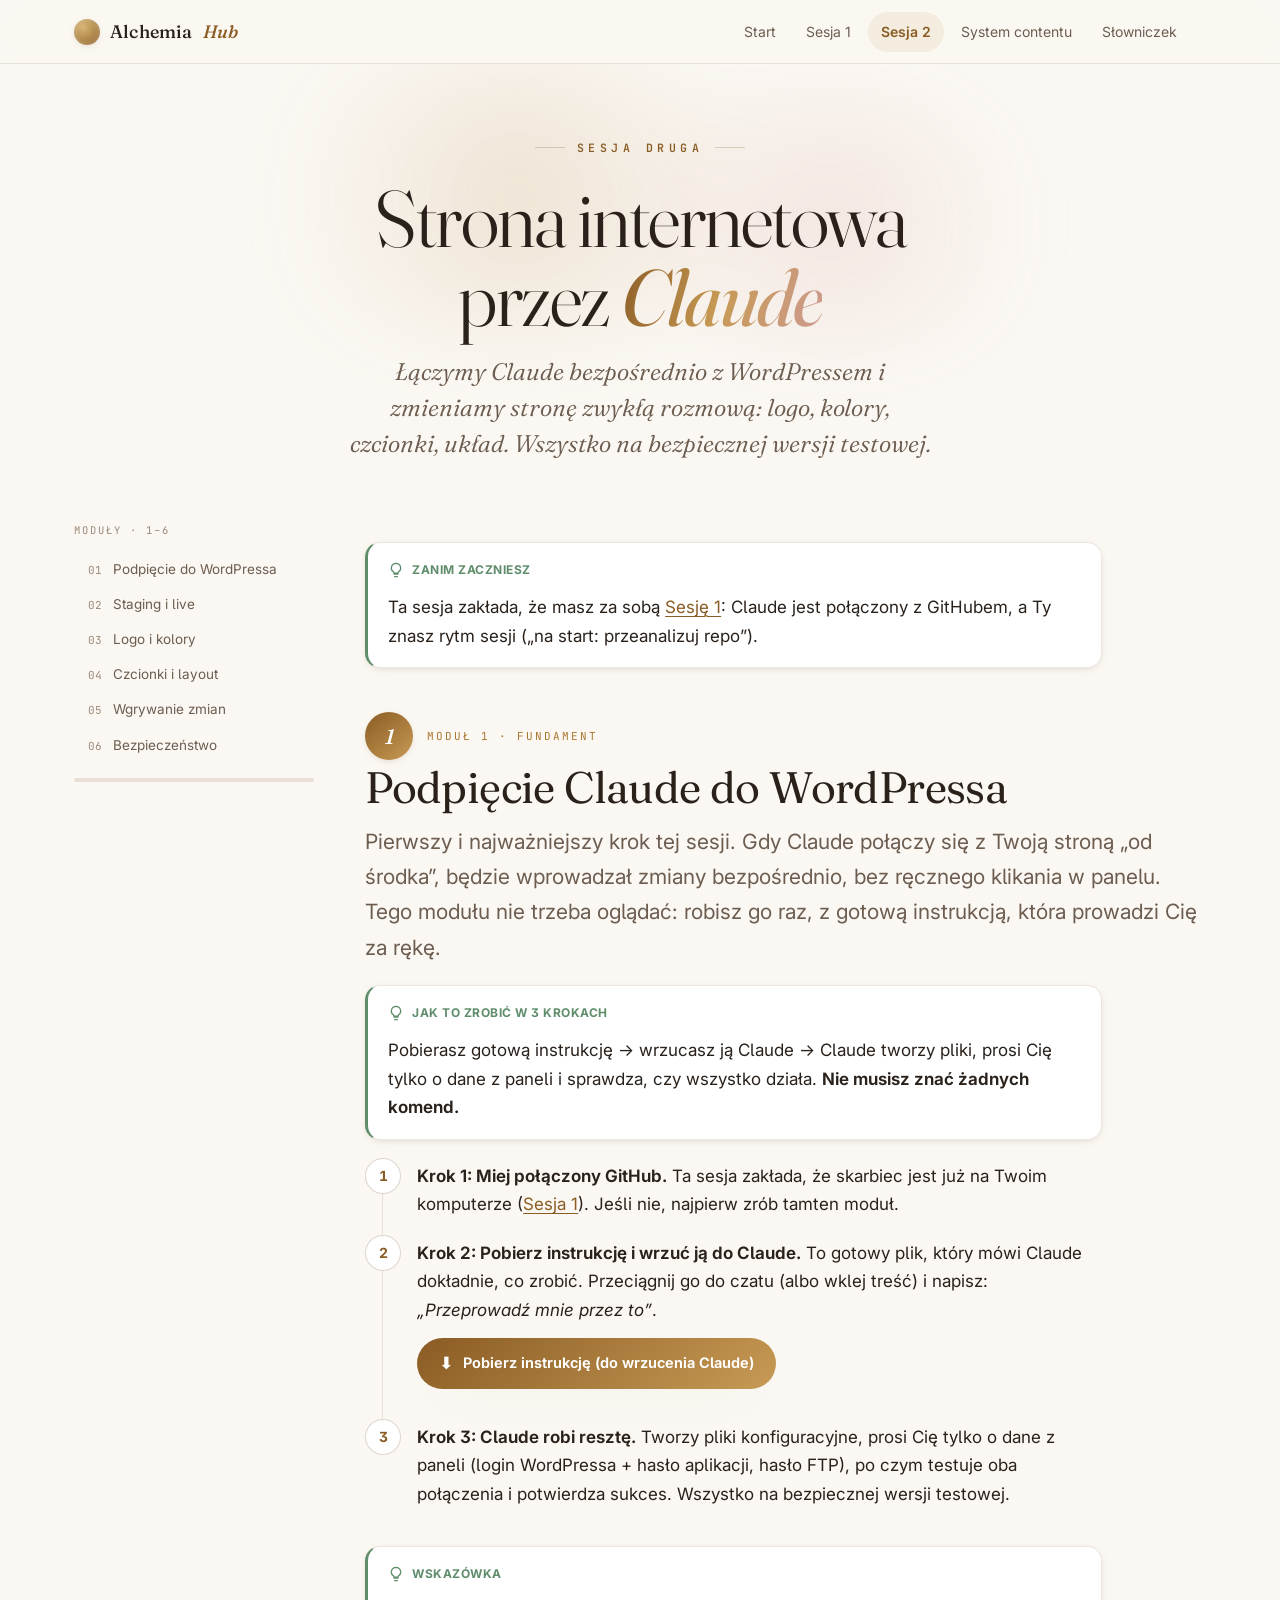
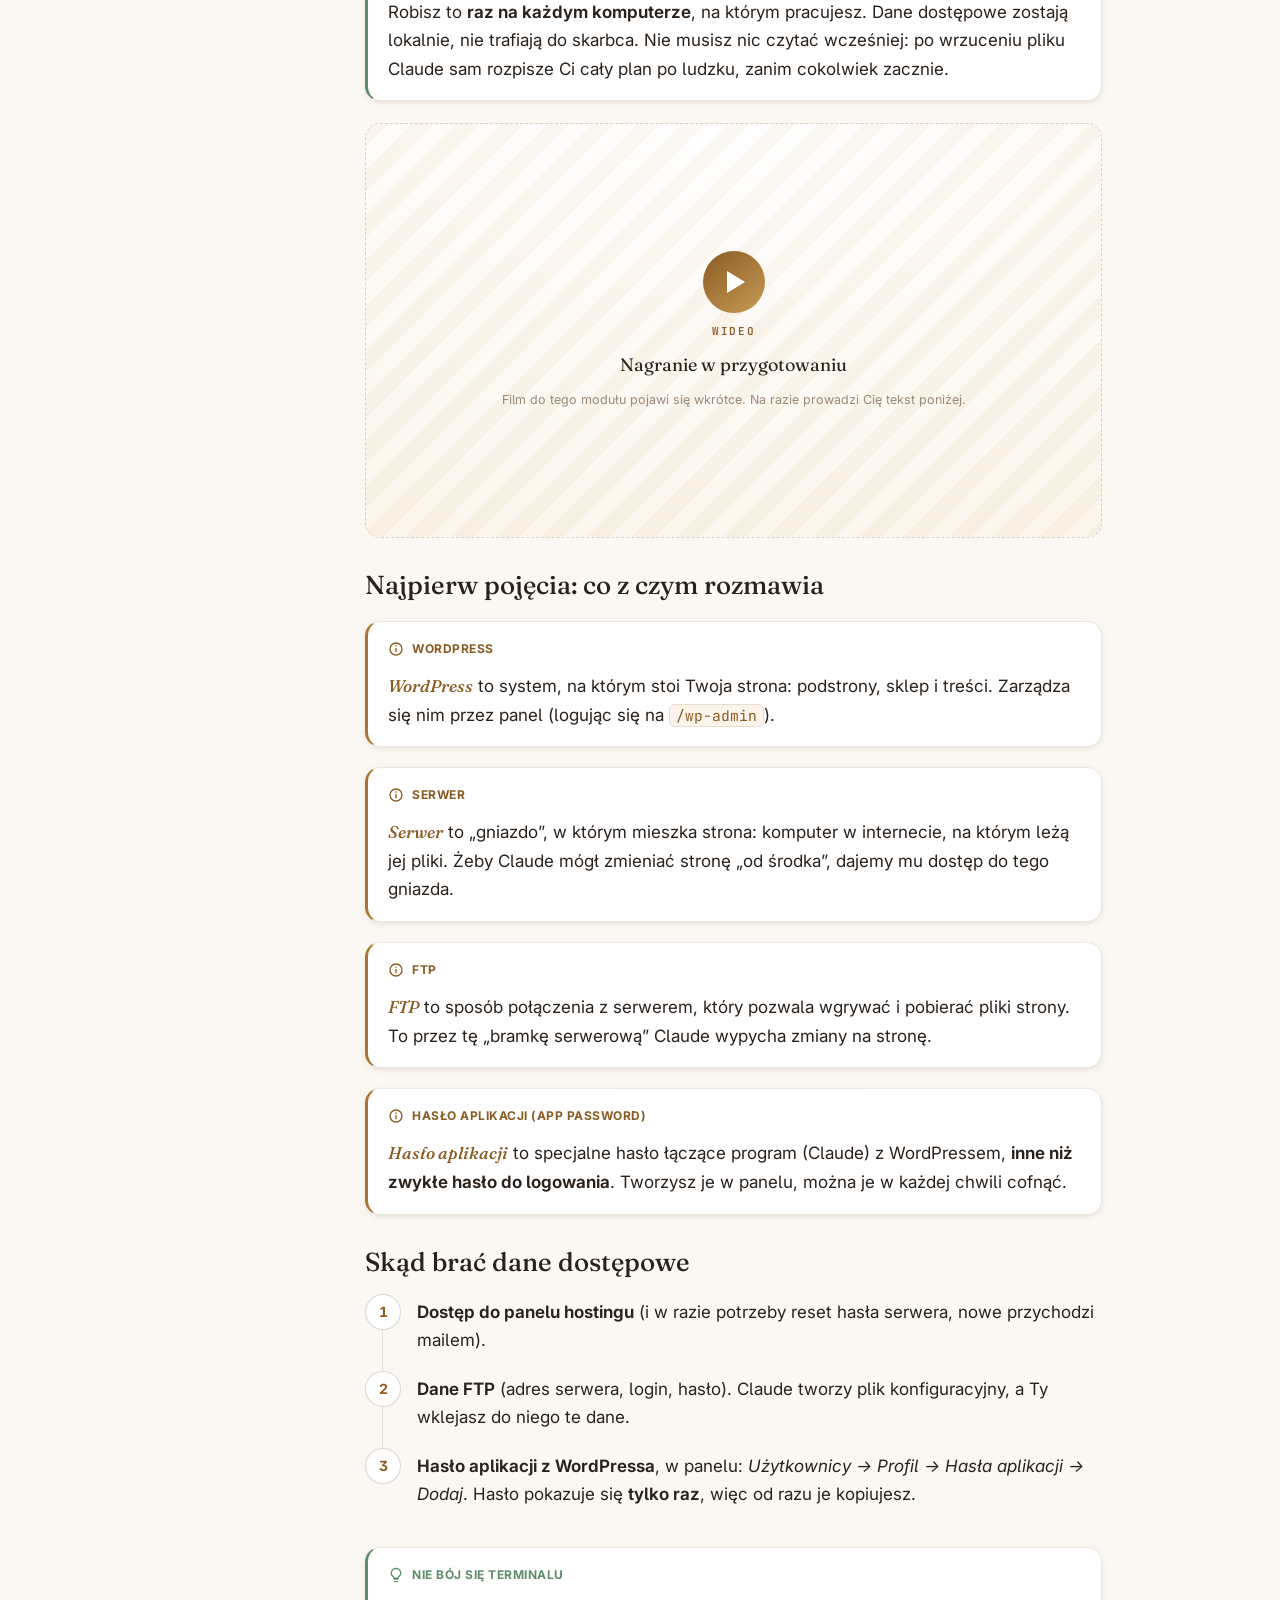
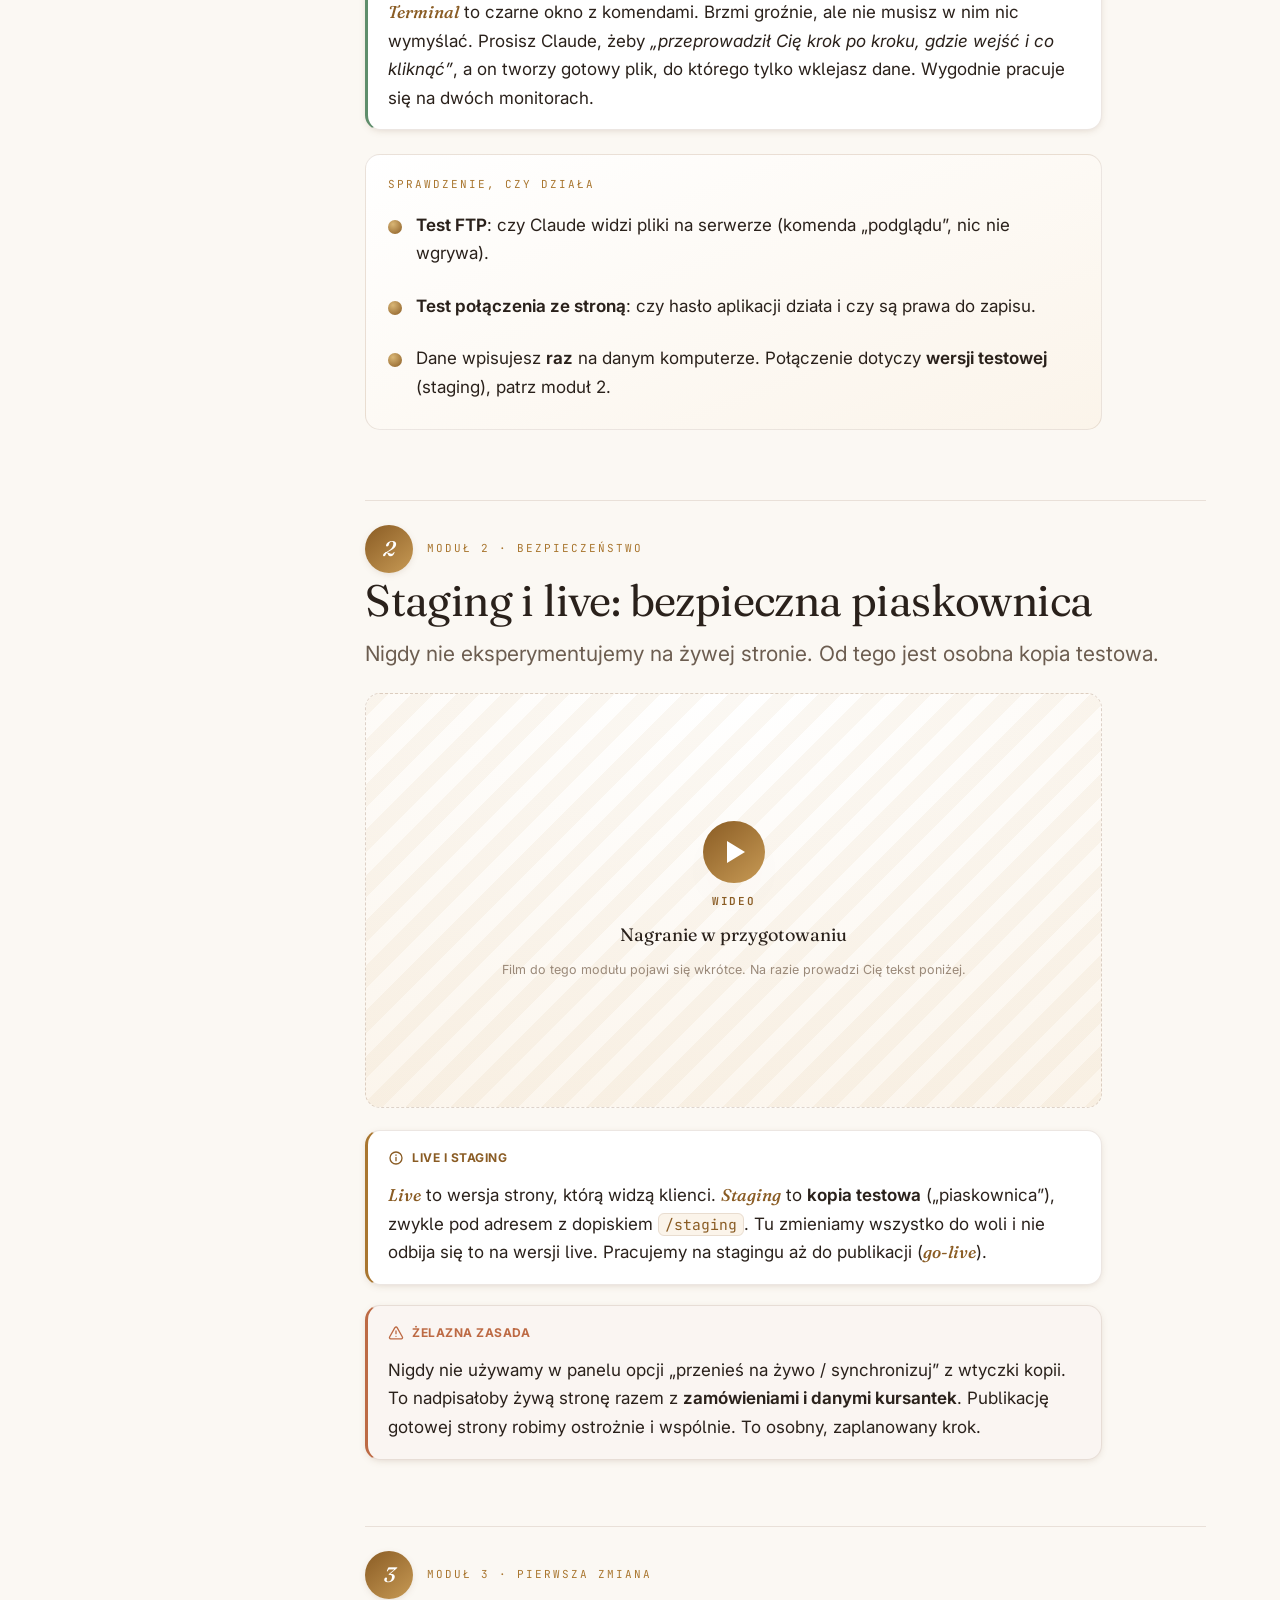
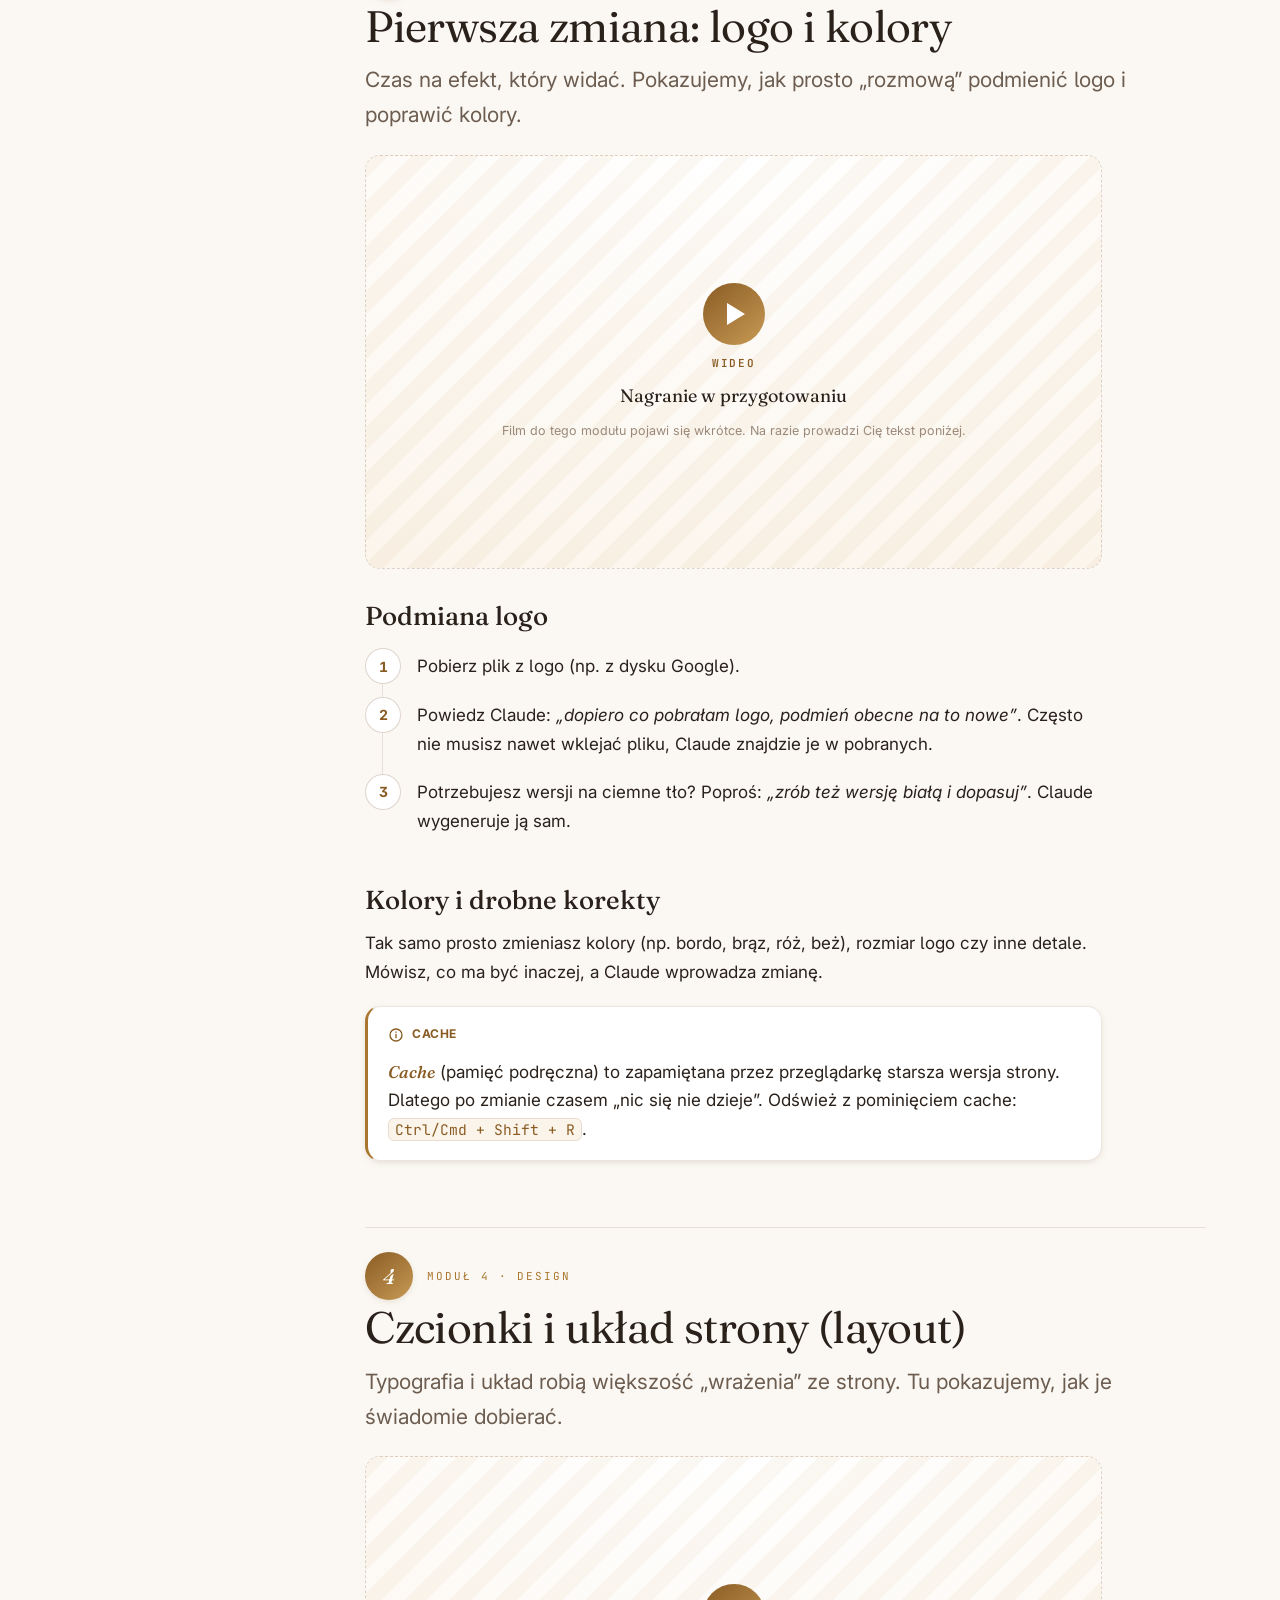
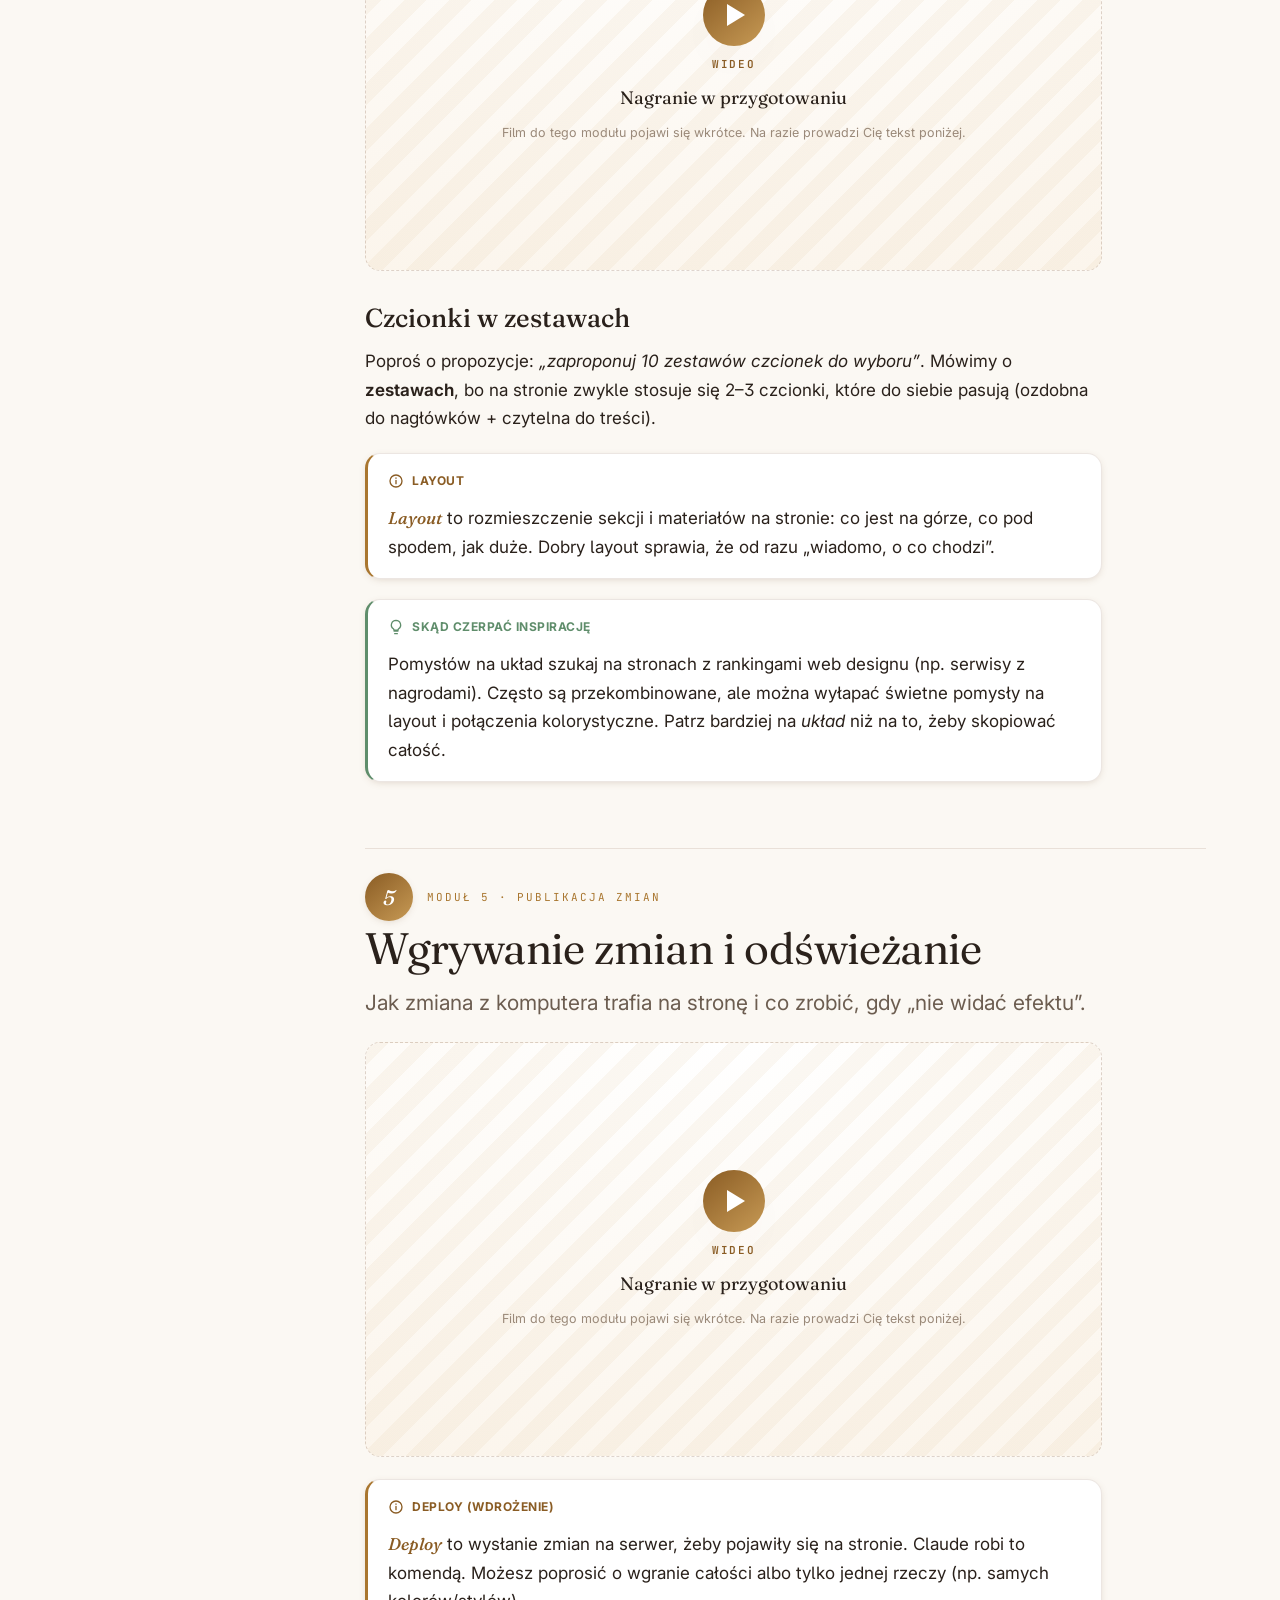
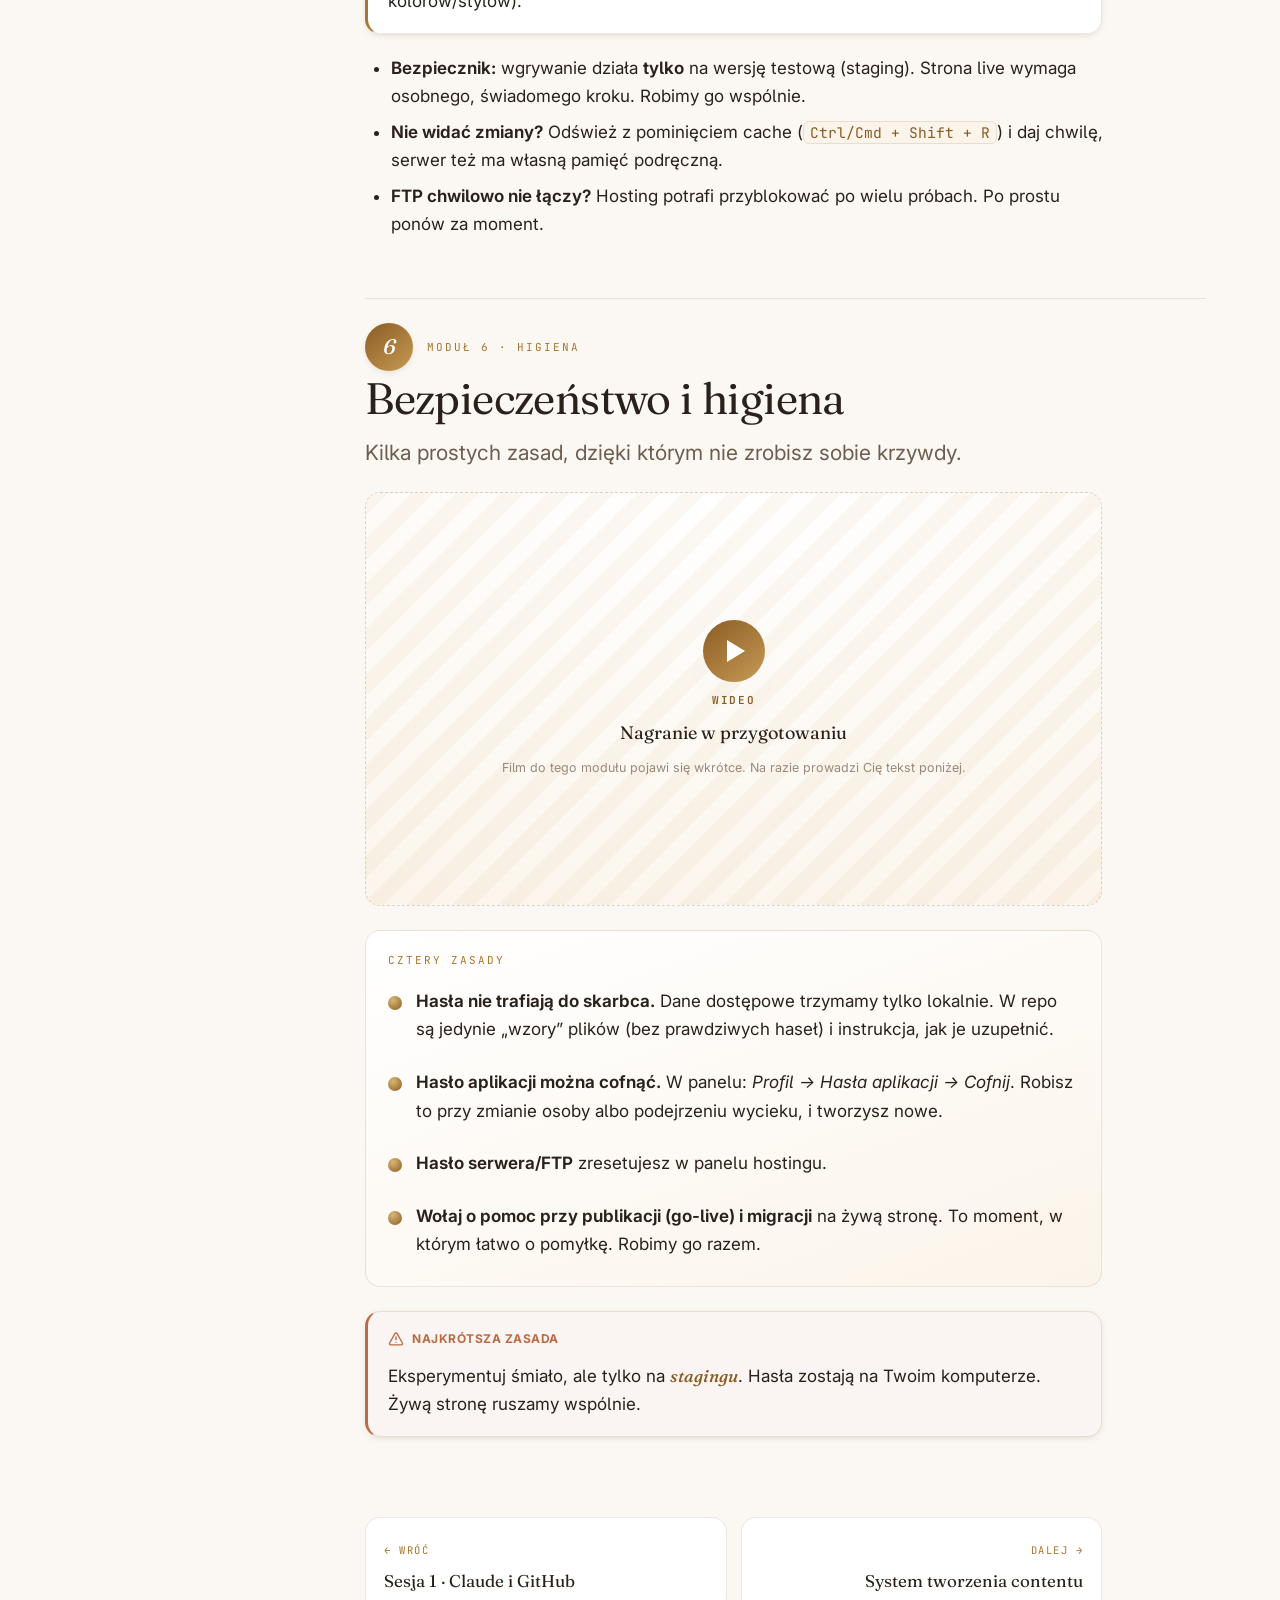
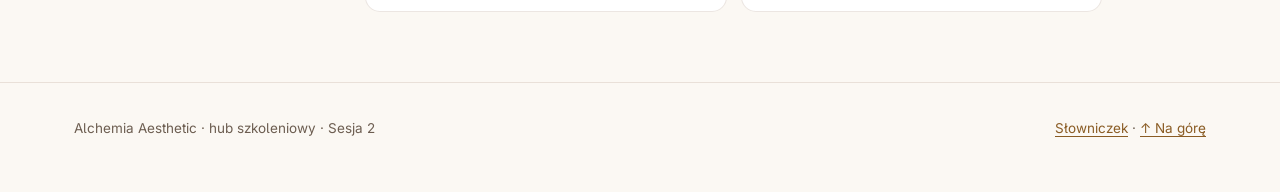
<file: sesja-2.html>
<!doctype html>
<html lang="pl" data-theme="light">
<head>
<meta charset="utf-8">
<meta name="viewport" content="width=device-width, initial-scale=1">
<title>Sesja 2: Strona internetowa przez Claude</title>
<meta name="description" content="Połącz Claude bezpośrednio z WordPressem i zmieniaj stronę rozmową: logo, czcionki, kolory, układ, bezpiecznie, na wersji testowej. Pojęcia wyjaśnione.">
<meta name="color-scheme" content="light">
<link rel="preconnect" href="https://fonts.googleapis.com">
<link rel="preconnect" href="https://fonts.gstatic.com" crossorigin>
<link href="https://fonts.googleapis.com/css2?family=Fraunces:ital,opsz,wght@0,9..144,330..600;1,9..144,330..600&family=Inter:wght@400;500;600;700&family=JetBrains+Mono:wght@400;500&display=swap" rel="stylesheet">
<link rel="stylesheet" href="styles.css">
</head>
<body>
<a class="skip" href="#main">Przejdź do treści</a>
<div class="progress" aria-hidden="true"></div>

<header class="topnav">
  <div class="wrap row">
    <a class="brand" href="index.html"><span class="mark" aria-hidden="true"></span>Alchemia <em>Hub</em></a>
    <nav class="nav-links" aria-label="Główna nawigacja">
      <a href="index.html">Start</a>
      <a href="sesja-1.html">Sesja 1</a>
      <a href="sesja-2.html">Sesja 2</a>
      <a href="system-contentu.html">System contentu</a>
      <a href="slowniczek.html">Słowniczek</a>
    </nav>
    <div class="nav-actions">
      <button class="iconbtn menu-btn" aria-label="Menu" aria-expanded="false">
        <svg viewBox="0 0 24 24" fill="none" stroke="currentColor" stroke-width="2" stroke-linecap="round"><path d="M3 6h18M3 12h18M3 18h18"/></svg>
      </button>
    </div>
  </div>
</header>

<main id="main" class="wrap">

  <section class="hero compact">
    <div class="halo" aria-hidden="true"></div>
    <div class="eyebrow">Sesja druga</div>
    <h1>Strona internetowa<br>przez <em>Claude</em></h1>
    <p class="sub">Łączymy Claude bezpośrednio z WordPressem i zmieniamy stronę zwykłą rozmową: logo, kolory, czcionki, układ. Wszystko na bezpiecznej wersji testowej.</p>
  </section>

  <div class="layout">
    <aside class="rail" aria-label="Spis modułów">
      <div class="rk">Moduły · 1–6</div>
      <ol>
        <li><a href="#m1">Podpięcie do WordPressa</a></li>
        <li><a href="#m2">Staging i live</a></li>
        <li><a href="#m3">Logo i kolory</a></li>
        <li><a href="#m4">Czcionki i layout</a></li>
        <li><a href="#m5">Wgrywanie zmian</a></li>
        <li><a href="#m6">Bezpieczeństwo</a></li>
      </ol>
      <div class="railprog" aria-hidden="true"><i></i></div>
    </aside>

    <div class="content">
      <details class="toc-m">
        <summary>Spis modułów (1–6)<svg viewBox="0 0 24 24" width="18" height="18" fill="none" stroke="currentColor" stroke-width="2" stroke-linecap="round"><path d="M6 9l6 6 6-6"/></svg></summary>
        <ol>
          <li><a href="#m1">Podpięcie do WordPressa</a></li>
          <li><a href="#m2">Staging i live</a></li>
          <li><a href="#m3">Logo i kolory</a></li>
          <li><a href="#m4">Czcionki i layout</a></li>
          <li><a href="#m5">Wgrywanie zmian</a></li>
          <li><a href="#m6">Bezpieczeństwo</a></li>
        </ol>
      </details>

      <div class="callout tip reveal">
        <div class="ct"><svg viewBox="0 0 24 24" fill="none" stroke="currentColor" stroke-width="2" stroke-linecap="round" stroke-linejoin="round"><path d="M9 18h6M10 22h4M12 2a7 7 0 0 0-4 12.7c.6.5 1 1.3 1 2.1h6c0-.8.4-1.6 1-2.1A7 7 0 0 0 12 2Z"/></svg>Zanim zaczniesz</div>
        <p>Ta sesja zakłada, że masz za sobą <a href="sesja-1.html">Sesję 1</a>: Claude jest połączony z GitHubem, a Ty znasz rytm sesji („na start: przeanalizuj repo”).</p>
      </div>

      <!-- ===== MODUŁ 1 ===== -->
      <section class="module reveal" id="m1">
        <div class="mh"><span class="num" aria-hidden="true">1</span><span class="mlabel">Moduł 1 · Fundament</span></div>
        <h2>Podpięcie Claude do WordPressa</h2>
        <p class="lead">Pierwszy i najważniejszy krok tej sesji. Gdy Claude połączy się z Twoją stroną „od środka”, będzie wprowadzał zmiany bezpośrednio, bez ręcznego klikania w panelu. Tego modułu nie trzeba oglądać: robisz go raz, z gotową instrukcją, która prowadzi Cię za rękę.</p>

        <div class="callout tip">
          <div class="ct"><svg viewBox="0 0 24 24" fill="none" stroke="currentColor" stroke-width="2" stroke-linecap="round" stroke-linejoin="round"><path d="M9 18h6M10 22h4M12 2a7 7 0 0 0-4 12.7c.6.5 1 1.3 1 2.1h6c0-.8.4-1.6 1-2.1A7 7 0 0 0 12 2Z"/></svg>Jak to zrobić w 3 krokach</div>
          <p>Pobierasz gotową instrukcję → wrzucasz ją Claude → Claude tworzy pliki, prosi Cię tylko o dane z paneli i sprawdza, czy wszystko działa. <strong>Nie musisz znać żadnych komend.</strong></p>
        </div>

        <ol class="steps">
          <li><strong>Krok 1: Miej połączony GitHub.</strong> Ta sesja zakłada, że skarbiec jest już na Twoim komputerze (<a href="sesja-1.html">Sesja 1</a>). Jeśli nie, najpierw zrób tamten moduł.</li>
          <li><strong>Krok 2: Pobierz instrukcję i wrzuć ją do Claude.</strong> To gotowy plik, który mówi Claude dokładnie, co zrobić. Przeciągnij go do czatu (albo wklej treść) i napisz: <em>„Przeprowadź mnie przez to”</em>.
            <div class="btnrow"><a class="dl" href="pliki/KONFIGURACJA-WORDPRESS-prowadzona.md" download><span class="ico" aria-hidden="true">⬇</span> Pobierz instrukcję (do wrzucenia Claude)</a></div>
          </li>
          <li><strong>Krok 3: Claude robi resztę.</strong> Tworzy pliki konfiguracyjne, prosi Cię tylko o dane z paneli (login WordPressa + hasło aplikacji, hasło FTP), po czym testuje oba połączenia i potwierdza sukces. Wszystko na bezpiecznej wersji testowej.</li>
        </ol>

        <div class="callout tip">
          <div class="ct"><svg viewBox="0 0 24 24" fill="none" stroke="currentColor" stroke-width="2" stroke-linecap="round" stroke-linejoin="round"><path d="M9 18h6M10 22h4M12 2a7 7 0 0 0-4 12.7c.6.5 1 1.3 1 2.1h6c0-.8.4-1.6 1-2.1A7 7 0 0 0 12 2Z"/></svg>Wskazówka</div>
          <p>Robisz to <strong>raz na każdym komputerze</strong>, na którym pracujesz. Dane dostępowe zostają lokalnie, nie trafiają do skarbca. Nie musisz nic czytać wcześniej: po wrzuceniu pliku Claude sam rozpisze Ci cały plan po ludzku, zanim cokolwiek zacznie.</p>
        </div>

        <div class="video"><div class="play"></div><div class="vmeta">Wideo</div><div class="vtitle">Nagranie w przygotowaniu</div><div class="vnote">Film do tego modułu pojawi się wkrótce. Na razie prowadzi Cię tekst poniżej.</div></div>

        <h3>Najpierw pojęcia: co z czym rozmawia</h3>
        <div class="callout def">
          <div class="ct"><svg viewBox="0 0 24 24" fill="none" stroke="currentColor" stroke-width="2"><circle cx="12" cy="12" r="9"/><path d="M12 11v5M12 7.5v.5" stroke-linecap="round"/></svg>WordPress</div>
          <p><span class="term">WordPress</span> to system, na którym stoi Twoja strona: podstrony, sklep i treści. Zarządza się nim przez panel (logując się na <code>/wp-admin</code>).</p>
        </div>
        <div class="callout def">
          <div class="ct"><svg viewBox="0 0 24 24" fill="none" stroke="currentColor" stroke-width="2"><circle cx="12" cy="12" r="9"/><path d="M12 11v5M12 7.5v.5" stroke-linecap="round"/></svg>Serwer</div>
          <p><span class="term">Serwer</span> to „gniazdo”, w którym mieszka strona: komputer w internecie, na którym leżą jej pliki. Żeby Claude mógł zmieniać stronę „od środka”, dajemy mu dostęp do tego gniazda.</p>
        </div>
        <div class="callout def">
          <div class="ct"><svg viewBox="0 0 24 24" fill="none" stroke="currentColor" stroke-width="2"><circle cx="12" cy="12" r="9"/><path d="M12 11v5M12 7.5v.5" stroke-linecap="round"/></svg>FTP</div>
          <p><span class="term">FTP</span> to sposób połączenia z serwerem, który pozwala wgrywać i pobierać pliki strony. To przez tę „bramkę serwerową” Claude wypycha zmiany na stronę.</p>
        </div>
        <div class="callout def">
          <div class="ct"><svg viewBox="0 0 24 24" fill="none" stroke="currentColor" stroke-width="2"><circle cx="12" cy="12" r="9"/><path d="M12 11v5M12 7.5v.5" stroke-linecap="round"/></svg>Hasło aplikacji (App Password)</div>
          <p><span class="term">Hasło aplikacji</span> to specjalne hasło łączące program (Claude) z WordPressem, <strong>inne niż zwykłe hasło do logowania</strong>. Tworzysz je w panelu, można je w każdej chwili cofnąć.</p>
        </div>

        <h3>Skąd brać dane dostępowe</h3>
        <ol class="steps">
          <li><strong>Dostęp do panelu hostingu</strong> (i w razie potrzeby reset hasła serwera, nowe przychodzi mailem).</li>
          <li><strong>Dane FTP</strong> (adres serwera, login, hasło). Claude tworzy plik konfiguracyjny, a Ty wklejasz do niego te dane.</li>
          <li><strong>Hasło aplikacji z WordPressa</strong>, w panelu: <em>Użytkownicy → Profil → Hasła aplikacji → Dodaj</em>. Hasło pokazuje się <strong>tylko raz</strong>, więc od razu je kopiujesz.</li>
        </ol>

        <div class="callout tip">
          <div class="ct"><svg viewBox="0 0 24 24" fill="none" stroke="currentColor" stroke-width="2" stroke-linecap="round" stroke-linejoin="round"><path d="M9 18h6M10 22h4M12 2a7 7 0 0 0-4 12.7c.6.5 1 1.3 1 2.1h6c0-.8.4-1.6 1-2.1A7 7 0 0 0 12 2Z"/></svg>Nie bój się terminalu</div>
          <p><span class="term">Terminal</span> to czarne okno z komendami. Brzmi groźnie, ale nie musisz w nim nic wymyślać. Prosisz Claude, żeby <em>„przeprowadził Cię krok po kroku, gdzie wejść i co kliknąć”</em>, a on tworzy gotowy plik, do którego tylko wklejasz dane. Wygodnie pracuje się na dwóch monitorach.</p>
        </div>

        <div class="takeaways">
          <div class="ct">Sprawdzenie, czy działa</div>
          <ul>
            <li><strong>Test FTP</strong>: czy Claude widzi pliki na serwerze (komenda „podglądu”, nic nie wgrywa).</li>
            <li><strong>Test połączenia ze stroną</strong>: czy hasło aplikacji działa i czy są prawa do zapisu.</li>
            <li>Dane wpisujesz <strong>raz</strong> na danym komputerze. Połączenie dotyczy <strong>wersji testowej</strong> (staging), patrz moduł 2.</li>
          </ul>
        </div>
      </section>

      <!-- ===== MODUŁ 2 ===== -->
      <section class="module reveal" id="m2">
        <div class="mh"><span class="num" aria-hidden="true">2</span><span class="mlabel">Moduł 2 · Bezpieczeństwo</span></div>
        <h2>Staging i live: bezpieczna piaskownica</h2>
        <p class="lead">Nigdy nie eksperymentujemy na żywej stronie. Od tego jest osobna kopia testowa.</p>

        <div class="video"><div class="play"></div><div class="vmeta">Wideo</div><div class="vtitle">Nagranie w przygotowaniu</div><div class="vnote">Film do tego modułu pojawi się wkrótce. Na razie prowadzi Cię tekst poniżej.</div></div>

        <div class="callout def">
          <div class="ct"><svg viewBox="0 0 24 24" fill="none" stroke="currentColor" stroke-width="2"><circle cx="12" cy="12" r="9"/><path d="M12 11v5M12 7.5v.5" stroke-linecap="round"/></svg>Live i Staging</div>
          <p><span class="term">Live</span> to wersja strony, którą widzą klienci. <span class="term">Staging</span> to <strong>kopia testowa</strong> („piaskownica”), zwykle pod adresem z dopiskiem <code>/staging</code>. Tu zmieniamy wszystko do woli i nie odbija się to na wersji live. Pracujemy na stagingu aż do publikacji (<span class="term">go-live</span>).</p>
        </div>
        <div class="callout rule">
          <div class="ct"><svg viewBox="0 0 24 24" fill="none" stroke="currentColor" stroke-width="2" stroke-linecap="round" stroke-linejoin="round"><path d="M12 9v4M12 17v.01M10.3 3.9 2.4 18a1.8 1.8 0 0 0 1.6 2.7h16a1.8 1.8 0 0 0 1.6-2.7L13.7 3.9a1.8 1.8 0 0 0-3.1 0Z"/></svg>Żelazna zasada</div>
          <p>Nigdy nie używamy w panelu opcji „przenieś na żywo / synchronizuj” z wtyczki kopii. To nadpisałoby żywą stronę razem z <strong>zamówieniami i danymi kursantek</strong>. Publikację gotowej strony robimy ostrożnie i wspólnie. To osobny, zaplanowany krok.</p>
        </div>
      </section>

      <!-- ===== MODUŁ 3 ===== -->
      <section class="module reveal" id="m3">
        <div class="mh"><span class="num" aria-hidden="true">3</span><span class="mlabel">Moduł 3 · Pierwsza zmiana</span></div>
        <h2>Pierwsza zmiana: logo i kolory</h2>
        <p class="lead">Czas na efekt, który widać. Pokazujemy, jak prosto „rozmową” podmienić logo i poprawić kolory.</p>

        <div class="video"><div class="play"></div><div class="vmeta">Wideo</div><div class="vtitle">Nagranie w przygotowaniu</div><div class="vnote">Film do tego modułu pojawi się wkrótce. Na razie prowadzi Cię tekst poniżej.</div></div>

        <h3>Podmiana logo</h3>
        <ol class="steps">
          <li>Pobierz plik z logo (np. z dysku Google).</li>
          <li>Powiedz Claude: <em>„dopiero co pobrałam logo, podmień obecne na to nowe”</em>. Często nie musisz nawet wklejać pliku, Claude znajdzie je w pobranych.</li>
          <li>Potrzebujesz wersji na ciemne tło? Poproś: <em>„zrób też wersję białą i dopasuj”</em>. Claude wygeneruje ją sam.</li>
        </ol>
        <h3>Kolory i drobne korekty</h3>
        <p>Tak samo prosto zmieniasz kolory (np. bordo, brąz, róż, beż), rozmiar logo czy inne detale. Mówisz, co ma być inaczej, a Claude wprowadza zmianę.</p>
        <div class="callout def">
          <div class="ct"><svg viewBox="0 0 24 24" fill="none" stroke="currentColor" stroke-width="2"><circle cx="12" cy="12" r="9"/><path d="M12 11v5M12 7.5v.5" stroke-linecap="round"/></svg>Cache</div>
          <p><span class="term">Cache</span> (pamięć podręczna) to zapamiętana przez przeglądarkę starsza wersja strony. Dlatego po zmianie czasem „nic się nie dzieje”. Odśwież z pominięciem cache: <code>Ctrl/Cmd + Shift + R</code>.</p>
        </div>
      </section>

      <!-- ===== MODUŁ 4 ===== -->
      <section class="module reveal" id="m4">
        <div class="mh"><span class="num" aria-hidden="true">4</span><span class="mlabel">Moduł 4 · Design</span></div>
        <h2>Czcionki i układ strony (layout)</h2>
        <p class="lead">Typografia i układ robią większość „wrażenia” ze strony. Tu pokazujemy, jak je świadomie dobierać.</p>

        <div class="video"><div class="play"></div><div class="vmeta">Wideo</div><div class="vtitle">Nagranie w przygotowaniu</div><div class="vnote">Film do tego modułu pojawi się wkrótce. Na razie prowadzi Cię tekst poniżej.</div></div>

        <h3>Czcionki w zestawach</h3>
        <p>Poproś o propozycje: <em>„zaproponuj 10 zestawów czcionek do wyboru”</em>. Mówimy o <strong>zestawach</strong>, bo na stronie zwykle stosuje się 2–3 czcionki, które do siebie pasują (ozdobna do nagłówków + czytelna do treści).</p>
        <div class="callout def">
          <div class="ct"><svg viewBox="0 0 24 24" fill="none" stroke="currentColor" stroke-width="2"><circle cx="12" cy="12" r="9"/><path d="M12 11v5M12 7.5v.5" stroke-linecap="round"/></svg>Layout</div>
          <p><span class="term">Layout</span> to rozmieszczenie sekcji i materiałów na stronie: co jest na górze, co pod spodem, jak duże. Dobry layout sprawia, że od razu „wiadomo, o co chodzi”.</p>
        </div>
        <div class="callout tip">
          <div class="ct"><svg viewBox="0 0 24 24" fill="none" stroke="currentColor" stroke-width="2" stroke-linecap="round" stroke-linejoin="round"><path d="M9 18h6M10 22h4M12 2a7 7 0 0 0-4 12.7c.6.5 1 1.3 1 2.1h6c0-.8.4-1.6 1-2.1A7 7 0 0 0 12 2Z"/></svg>Skąd czerpać inspirację</div>
          <p>Pomysłów na układ szukaj na stronach z rankingami web designu (np. serwisy z nagrodami). Często są przekombinowane, ale można wyłapać świetne pomysły na layout i połączenia kolorystyczne. Patrz bardziej na <em>układ</em> niż na to, żeby skopiować całość.</p>
        </div>
      </section>

      <!-- ===== MODUŁ 5 ===== -->
      <section class="module reveal" id="m5">
        <div class="mh"><span class="num" aria-hidden="true">5</span><span class="mlabel">Moduł 5 · Publikacja zmian</span></div>
        <h2>Wgrywanie zmian i odświeżanie</h2>
        <p class="lead">Jak zmiana z komputera trafia na stronę i co zrobić, gdy „nie widać efektu”.</p>

        <div class="video"><div class="play"></div><div class="vmeta">Wideo</div><div class="vtitle">Nagranie w przygotowaniu</div><div class="vnote">Film do tego modułu pojawi się wkrótce. Na razie prowadzi Cię tekst poniżej.</div></div>

        <div class="callout def">
          <div class="ct"><svg viewBox="0 0 24 24" fill="none" stroke="currentColor" stroke-width="2"><circle cx="12" cy="12" r="9"/><path d="M12 11v5M12 7.5v.5" stroke-linecap="round"/></svg>Deploy (wdrożenie)</div>
          <p><span class="term">Deploy</span> to wysłanie zmian na serwer, żeby pojawiły się na stronie. Claude robi to komendą. Możesz poprosić o wgranie całości albo tylko jednej rzeczy (np. samych kolorów/stylów).</p>
        </div>
        <ul>
          <li><strong>Bezpiecznik:</strong> wgrywanie działa <strong>tylko</strong> na wersję testową (staging). Strona live wymaga osobnego, świadomego kroku. Robimy go wspólnie.</li>
          <li><strong>Nie widać zmiany?</strong> Odśwież z pominięciem cache (<code>Ctrl/Cmd + Shift + R</code>) i daj chwilę, serwer też ma własną pamięć podręczną.</li>
          <li><strong>FTP chwilowo nie łączy?</strong> Hosting potrafi przyblokować po wielu próbach. Po prostu ponów za moment.</li>
        </ul>
      </section>

      <!-- ===== MODUŁ 6 ===== -->
      <section class="module reveal" id="m6">
        <div class="mh"><span class="num" aria-hidden="true">6</span><span class="mlabel">Moduł 6 · Higiena</span></div>
        <h2>Bezpieczeństwo i higiena</h2>
        <p class="lead">Kilka prostych zasad, dzięki którym nie zrobisz sobie krzywdy.</p>

        <div class="video"><div class="play"></div><div class="vmeta">Wideo</div><div class="vtitle">Nagranie w przygotowaniu</div><div class="vnote">Film do tego modułu pojawi się wkrótce. Na razie prowadzi Cię tekst poniżej.</div></div>

        <div class="takeaways">
          <div class="ct">Cztery zasady</div>
          <ul>
            <li><strong>Hasła nie trafiają do skarbca.</strong> Dane dostępowe trzymamy tylko lokalnie. W repo są jedynie „wzory” plików (bez prawdziwych haseł) i instrukcja, jak je uzupełnić.</li>
            <li><strong>Hasło aplikacji można cofnąć.</strong> W panelu: <em>Profil → Hasła aplikacji → Cofnij</em>. Robisz to przy zmianie osoby albo podejrzeniu wycieku, i tworzysz nowe.</li>
            <li><strong>Hasło serwera/FTP</strong> zresetujesz w panelu hostingu.</li>
            <li><strong>Wołaj o pomoc przy publikacji (go-live) i migracji</strong> na żywą stronę. To moment, w którym łatwo o pomyłkę. Robimy go razem.</li>
          </ul>
        </div>
        <div class="callout rule">
          <div class="ct"><svg viewBox="0 0 24 24" fill="none" stroke="currentColor" stroke-width="2" stroke-linecap="round" stroke-linejoin="round"><path d="M12 9v4M12 17v.01M10.3 3.9 2.4 18a1.8 1.8 0 0 0 1.6 2.7h16a1.8 1.8 0 0 0 1.6-2.7L13.7 3.9a1.8 1.8 0 0 0-3.1 0Z"/></svg>Najkrótsza zasada</div>
          <p>Eksperymentuj śmiało, ale tylko na <span class="term">stagingu</span>. Hasła zostają na Twoim komputerze. Żywą stronę ruszamy wspólnie.</p>
        </div>
      </section>

      <nav class="pager" aria-label="Nawigacja między stronami">
        <a class="prev" href="sesja-1.html"><span class="dir">← Wróć</span><span class="ptt">Sesja 1 · Claude i GitHub</span></a>
        <a class="next" href="system-contentu.html"><span class="dir">Dalej →</span><span class="ptt">System tworzenia contentu</span></a>
      </nav>
    </div>
  </div>

</main>

<footer>
  <div class="wrap row">
    <div>Alchemia Aesthetic · hub szkoleniowy · Sesja 2</div>
    <div><a href="slowniczek.html">Słowniczek</a> · <a href="#main">↑ Na górę</a></div>
  </div>
</footer>

<script src="app.js"></script>
</body>
</html>
</file>
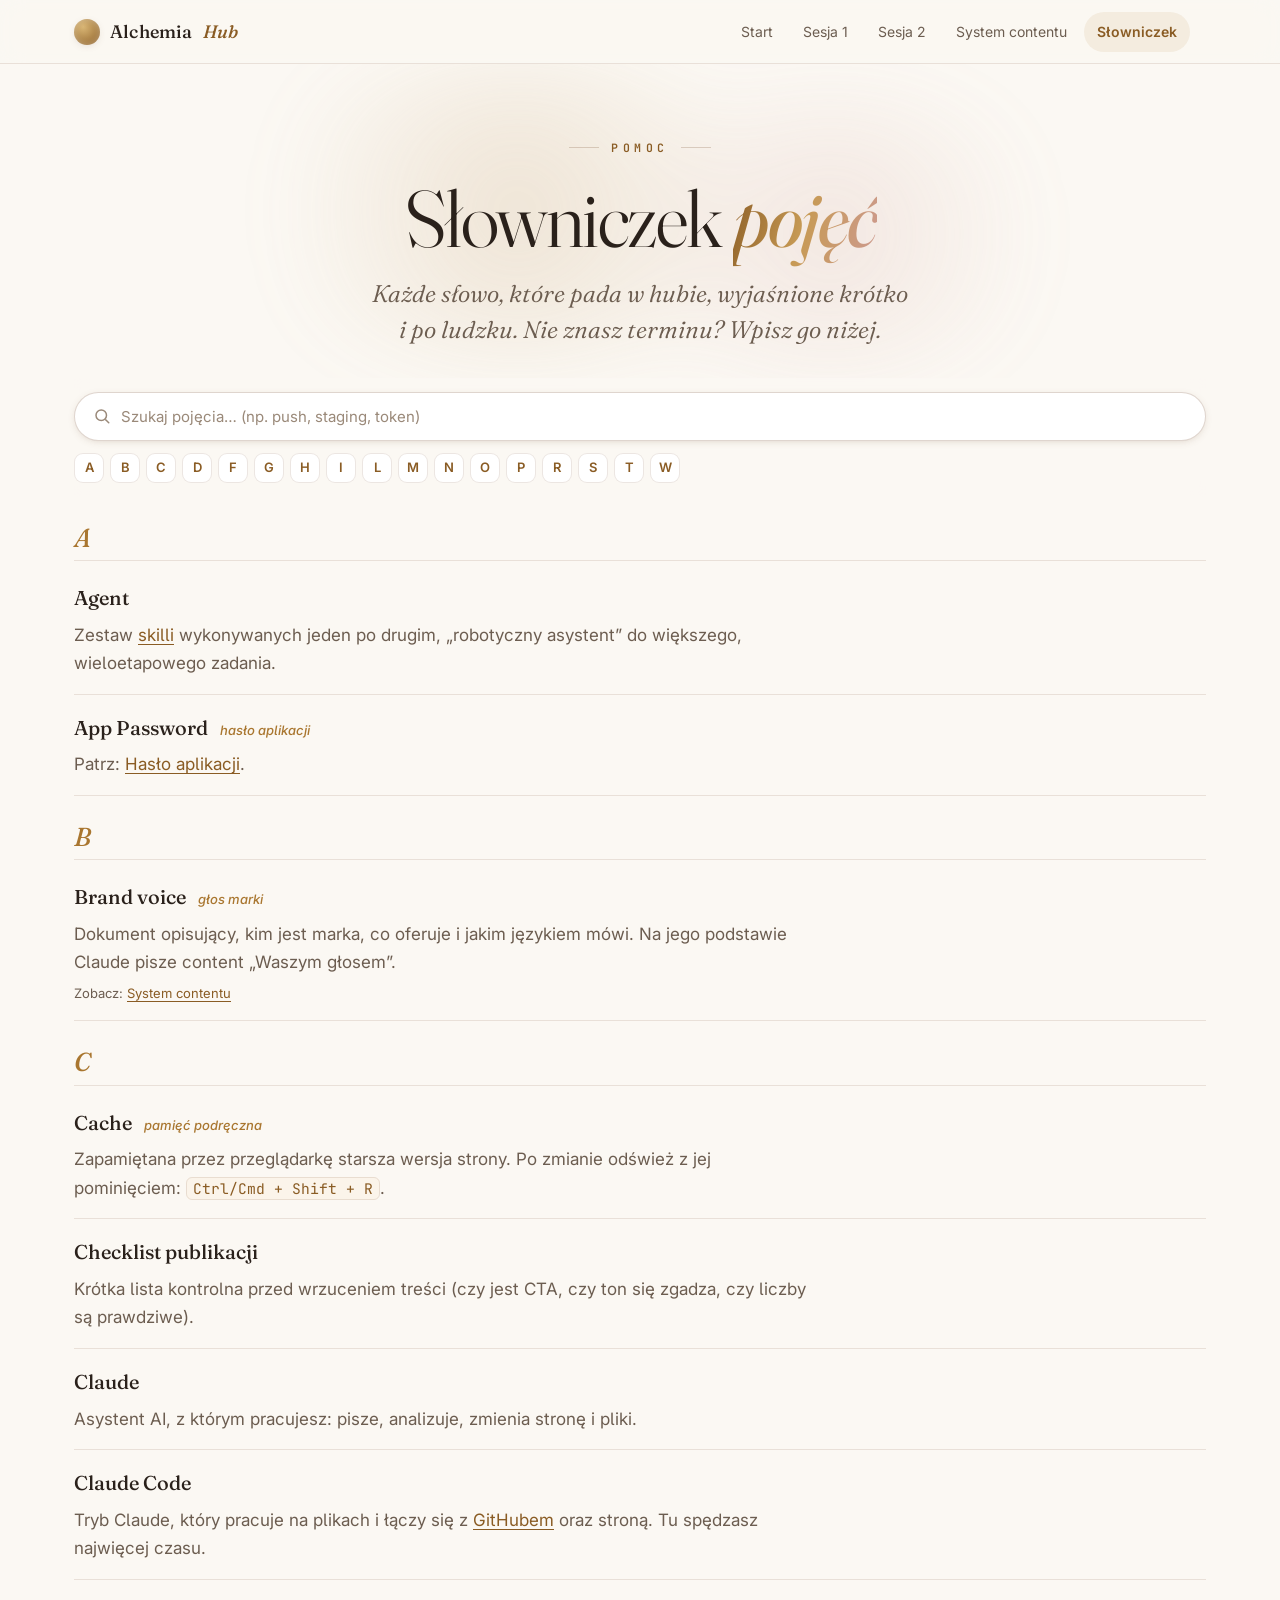
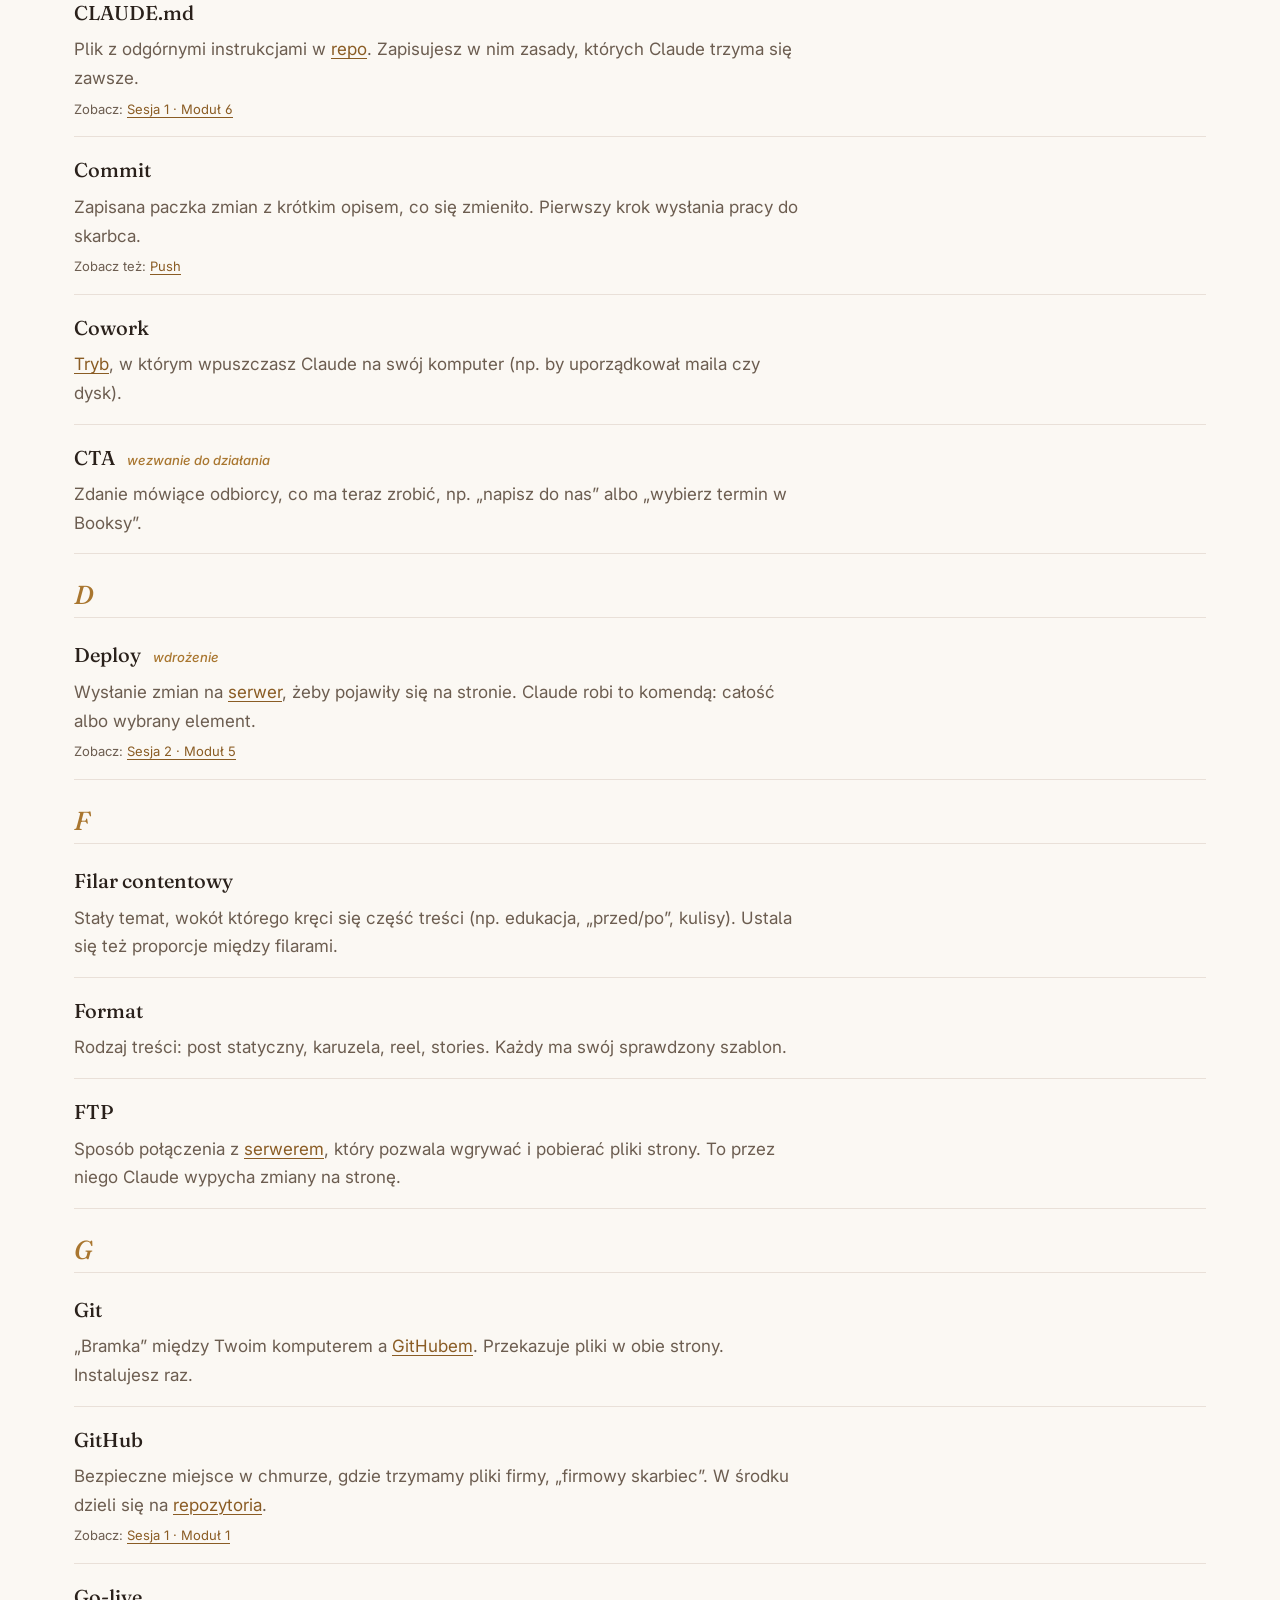
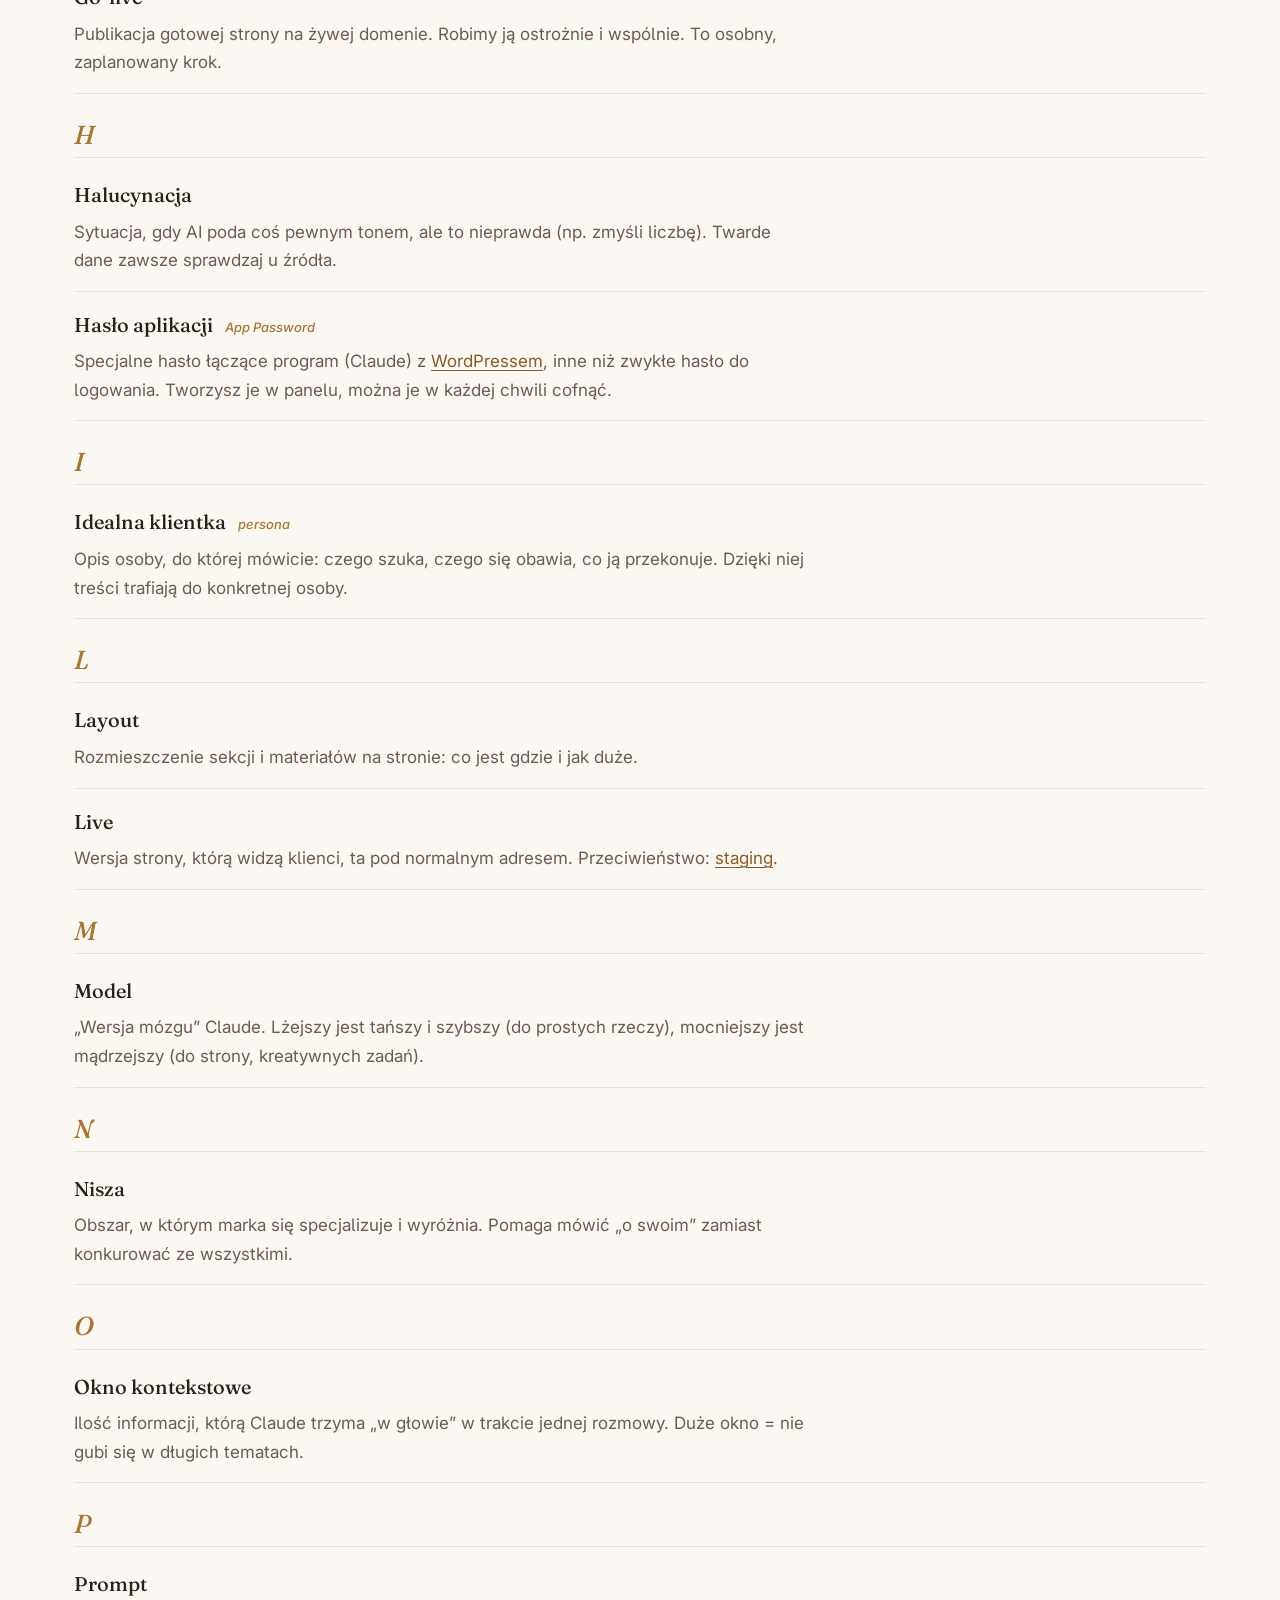
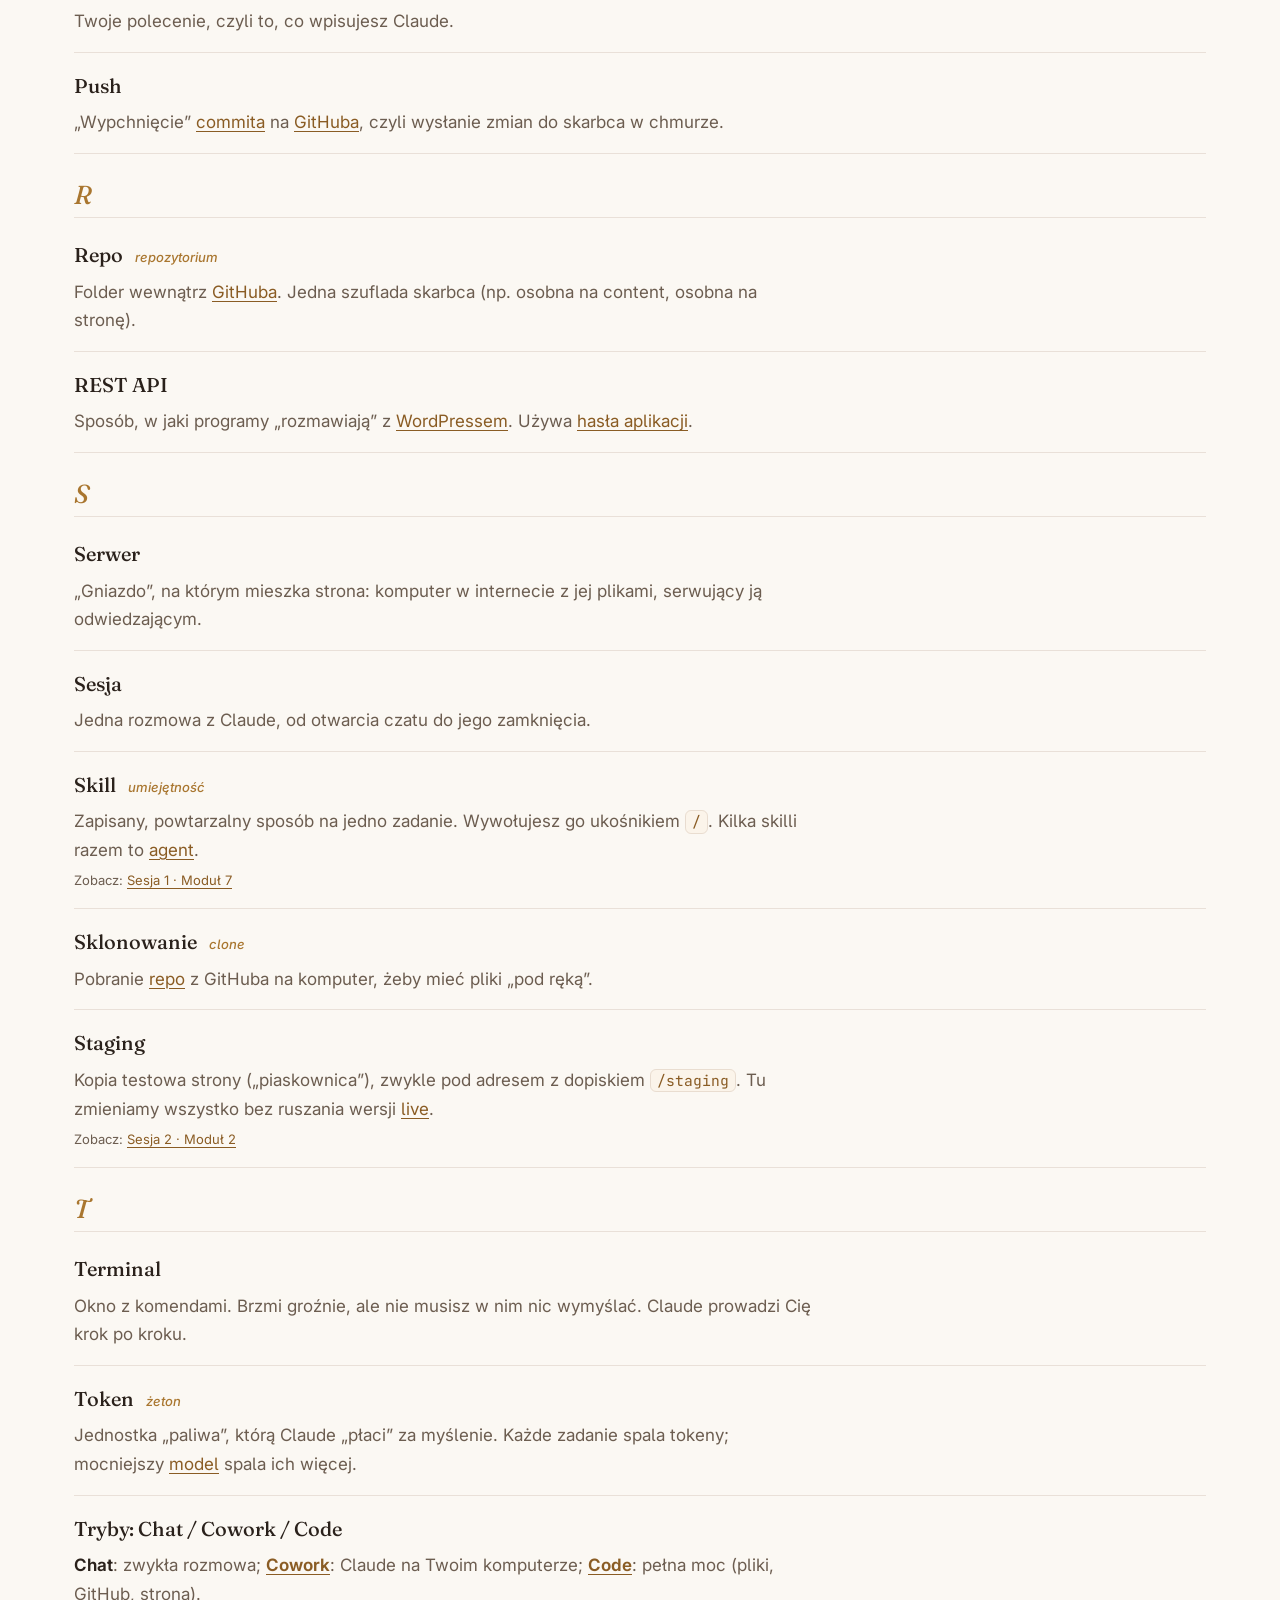
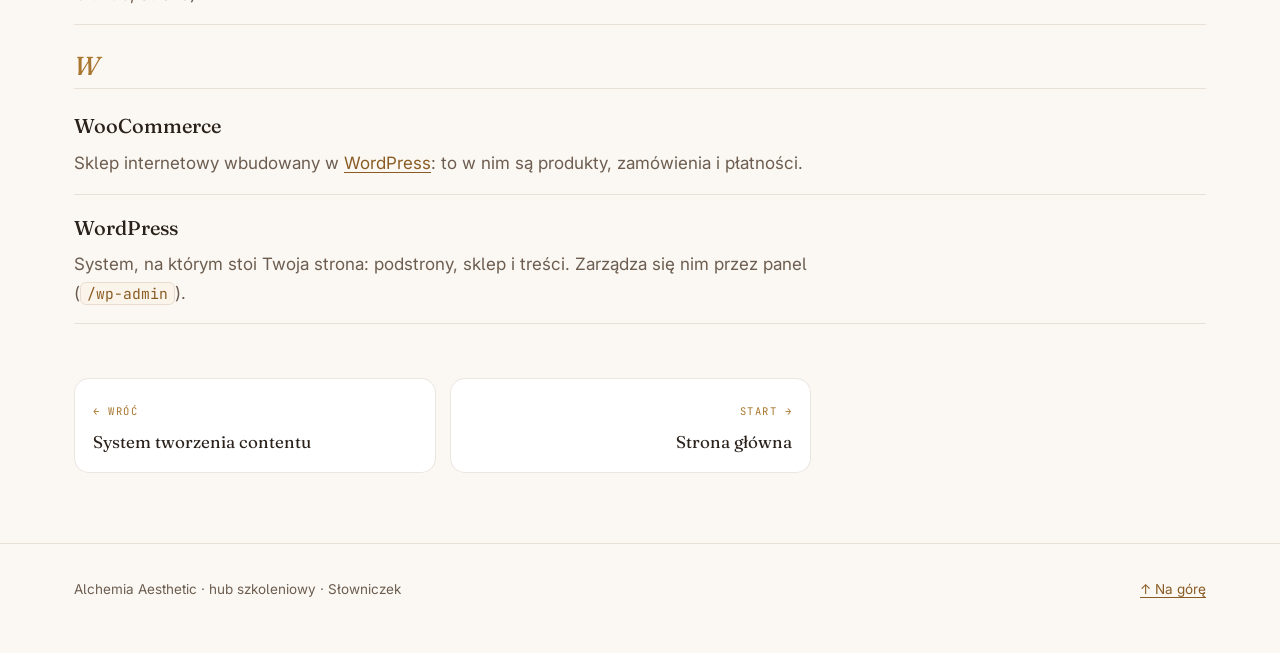
<file: slowniczek.html>
<!doctype html>
<html lang="pl" data-theme="light">
<head>
<meta charset="utf-8">
<meta name="viewport" content="width=device-width, initial-scale=1">
<title>Słowniczek pojęć · Alchemia Aesthetic × Claude</title>
<meta name="description" content="Każde pojęcie z hubu szkoleniowego (Claude, repo, git, staging, token, skill) wyjaśnione jednym prostym zdaniem. Z wyszukiwarką.">
<meta name="color-scheme" content="light">
<link rel="preconnect" href="https://fonts.googleapis.com">
<link rel="preconnect" href="https://fonts.gstatic.com" crossorigin>
<link href="https://fonts.googleapis.com/css2?family=Fraunces:ital,opsz,wght@0,9..144,330..600;1,9..144,330..600&family=Inter:wght@400;500;600;700&family=JetBrains+Mono:wght@400;500&display=swap" rel="stylesheet">
<link rel="stylesheet" href="styles.css">
</head>
<body>
<a class="skip" href="#main">Przejdź do treści</a>
<div class="progress" aria-hidden="true"></div>

<header class="topnav">
  <div class="wrap row">
    <a class="brand" href="index.html"><span class="mark" aria-hidden="true"></span>Alchemia <em>Hub</em></a>
    <nav class="nav-links" aria-label="Główna nawigacja">
      <a href="index.html">Start</a>
      <a href="sesja-1.html">Sesja 1</a>
      <a href="sesja-2.html">Sesja 2</a>
      <a href="system-contentu.html">System contentu</a>
      <a href="slowniczek.html">Słowniczek</a>
    </nav>
    <div class="nav-actions">
      <button class="iconbtn menu-btn" aria-label="Menu" aria-expanded="false">
        <svg viewBox="0 0 24 24" fill="none" stroke="currentColor" stroke-width="2" stroke-linecap="round"><path d="M3 6h18M3 12h18M3 18h18"/></svg>
      </button>
    </div>
  </div>
</header>

<main id="main" class="wrap">

  <section class="hero compact">
    <div class="halo" aria-hidden="true"></div>
    <div class="eyebrow">Pomoc</div>
    <h1>Słowniczek <em>pojęć</em></h1>
    <p class="sub">Każde słowo, które pada w hubie, wyjaśnione krótko i po ludzku. Nie znasz terminu? Wpisz go niżej.</p>
  </section>

  <div class="gloss-tools">
    <label class="search">
      <svg viewBox="0 0 24 24" fill="none" stroke="currentColor" stroke-width="2" stroke-linecap="round"><circle cx="11" cy="11" r="7"/><path d="M21 21l-4-4"/></svg>
      <input id="gloss-search" type="search" placeholder="Szukaj pojęcia… (np. push, staging, token)" aria-label="Szukaj pojęcia">
    </label>
    <nav class="alpha" aria-label="Skok do litery">
      <a href="#l-a">A</a><a href="#l-b">B</a><a href="#l-c">C</a><a href="#l-d">D</a>
      <a href="#l-f">F</a><a href="#l-g">G</a><a href="#l-h">H</a><a href="#l-i">I</a>
      <a href="#l-l">L</a><a href="#l-m">M</a><a href="#l-n">N</a><a href="#l-o">O</a>
      <a href="#l-p">P</a><a href="#l-r">R</a><a href="#l-s">S</a><a href="#l-t">T</a><a href="#l-w">W</a>
    </nav>
  </div>

  <div class="gloss">

    <h3 class="letter" id="l-a">A</h3>
    <div class="entry" id="g-agent"><dl><dt>Agent</dt><dd>Zestaw <a href="#g-skill">skilli</a> wykonywanych jeden po drugim, „robotyczny asystent” do większego, wieloetapowego zadania.</dd></dl></div>
    <div class="entry" id="g-app"><dl><dt>App Password <span class="pl">hasło aplikacji</span></dt><dd>Patrz: <a href="#g-haslo">Hasło aplikacji</a>.</dd></dl></div>

    <h3 class="letter" id="l-b">B</h3>
    <div class="entry" id="g-voice"><dl><dt>Brand voice <span class="pl">głos marki</span></dt><dd>Dokument opisujący, kim jest marka, co oferuje i jakim językiem mówi. Na jego podstawie Claude pisze content „Waszym głosem”.<span class="see">Zobacz: <a href="system-contentu.html#m1">System contentu</a></span></dd></dl></div>

    <h3 class="letter" id="l-c">C</h3>
    <div class="entry" id="g-cache"><dl><dt>Cache <span class="pl">pamięć podręczna</span></dt><dd>Zapamiętana przez przeglądarkę starsza wersja strony. Po zmianie odśwież z jej pominięciem: <code>Ctrl/Cmd + Shift + R</code>.</dd></dl></div>
    <div class="entry" id="g-checklist"><dl><dt>Checklist publikacji</dt><dd>Krótka lista kontrolna przed wrzuceniem treści (czy jest CTA, czy ton się zgadza, czy liczby są prawdziwe).</dd></dl></div>
    <div class="entry" id="g-claude"><dl><dt>Claude</dt><dd>Asystent AI, z którym pracujesz: pisze, analizuje, zmienia stronę i pliki.</dd></dl></div>
    <div class="entry" id="g-code"><dl><dt>Claude Code</dt><dd>Tryb Claude, który pracuje na plikach i łączy się z <a href="#g-github">GitHubem</a> oraz stroną. Tu spędzasz najwięcej czasu.</dd></dl></div>
    <div class="entry" id="g-claudemd"><dl><dt>CLAUDE.md</dt><dd>Plik z odgórnymi instrukcjami w <a href="#g-repo">repo</a>. Zapisujesz w nim zasady, których Claude trzyma się zawsze.<span class="see">Zobacz: <a href="sesja-1.html#m6">Sesja 1 · Moduł 6</a></span></dd></dl></div>
    <div class="entry" id="g-commit"><dl><dt>Commit</dt><dd>Zapisana paczka zmian z krótkim opisem, co się zmieniło. Pierwszy krok wysłania pracy do skarbca.<span class="see">Zobacz też: <a href="#g-push">Push</a></span></dd></dl></div>
    <div class="entry" id="g-cowork"><dl><dt>Cowork</dt><dd><a href="#g-tryby">Tryb</a>, w którym wpuszczasz Claude na swój komputer (np. by uporządkował maila czy dysk).</dd></dl></div>
    <div class="entry" id="g-cta"><dl><dt>CTA <span class="pl">wezwanie do działania</span></dt><dd>Zdanie mówiące odbiorcy, co ma teraz zrobić, np. „napisz do nas” albo „wybierz termin w Booksy”.</dd></dl></div>

    <h3 class="letter" id="l-d">D</h3>
    <div class="entry" id="g-deploy"><dl><dt>Deploy <span class="pl">wdrożenie</span></dt><dd>Wysłanie zmian na <a href="#g-serwer">serwer</a>, żeby pojawiły się na stronie. Claude robi to komendą: całość albo wybrany element.<span class="see">Zobacz: <a href="sesja-2.html#m5">Sesja 2 · Moduł 5</a></span></dd></dl></div>

    <h3 class="letter" id="l-f">F</h3>
    <div class="entry" id="g-filar"><dl><dt>Filar contentowy</dt><dd>Stały temat, wokół którego kręci się część treści (np. edukacja, „przed/po”, kulisy). Ustala się też proporcje między filarami.</dd></dl></div>
    <div class="entry" id="g-format"><dl><dt>Format</dt><dd>Rodzaj treści: post statyczny, karuzela, reel, stories. Każdy ma swój sprawdzony szablon.</dd></dl></div>
    <div class="entry" id="g-ftp"><dl><dt>FTP</dt><dd>Sposób połączenia z <a href="#g-serwer">serwerem</a>, który pozwala wgrywać i pobierać pliki strony. To przez niego Claude wypycha zmiany na stronę.</dd></dl></div>

    <h3 class="letter" id="l-g">G</h3>
    <div class="entry" id="g-git"><dl><dt>Git</dt><dd>„Bramka” między Twoim komputerem a <a href="#g-github">GitHubem</a>. Przekazuje pliki w obie strony. Instalujesz raz.</dd></dl></div>
    <div class="entry" id="g-github"><dl><dt>GitHub</dt><dd>Bezpieczne miejsce w chmurze, gdzie trzymamy pliki firmy, „firmowy skarbiec”. W środku dzieli się na <a href="#g-repo">repozytoria</a>.<span class="see">Zobacz: <a href="sesja-1.html#m1">Sesja 1 · Moduł 1</a></span></dd></dl></div>
    <div class="entry" id="g-golive"><dl><dt>Go-live</dt><dd>Publikacja gotowej strony na żywej domenie. Robimy ją ostrożnie i wspólnie. To osobny, zaplanowany krok.</dd></dl></div>

    <h3 class="letter" id="l-h">H</h3>
    <div class="entry" id="g-halucynacja"><dl><dt>Halucynacja</dt><dd>Sytuacja, gdy AI poda coś pewnym tonem, ale to nieprawda (np. zmyśli liczbę). Twarde dane zawsze sprawdzaj u źródła.</dd></dl></div>
    <div class="entry" id="g-haslo"><dl><dt>Hasło aplikacji <span class="pl">App Password</span></dt><dd>Specjalne hasło łączące program (Claude) z <a href="#g-wordpress">WordPressem</a>, inne niż zwykłe hasło do logowania. Tworzysz je w panelu, można je w każdej chwili cofnąć.</dd></dl></div>

    <h3 class="letter" id="l-i">I</h3>
    <div class="entry" id="g-klientka"><dl><dt>Idealna klientka <span class="pl">persona</span></dt><dd>Opis osoby, do której mówicie: czego szuka, czego się obawia, co ją przekonuje. Dzięki niej treści trafiają do konkretnej osoby.</dd></dl></div>

    <h3 class="letter" id="l-l">L</h3>
    <div class="entry" id="g-layout"><dl><dt>Layout</dt><dd>Rozmieszczenie sekcji i materiałów na stronie: co jest gdzie i jak duże.</dd></dl></div>
    <div class="entry" id="g-live"><dl><dt>Live</dt><dd>Wersja strony, którą widzą klienci, ta pod normalnym adresem. Przeciwieństwo: <a href="#g-staging">staging</a>.</dd></dl></div>

    <h3 class="letter" id="l-m">M</h3>
    <div class="entry" id="g-model"><dl><dt>Model</dt><dd>„Wersja mózgu” Claude. Lżejszy jest tańszy i szybszy (do prostych rzeczy), mocniejszy jest mądrzejszy (do strony, kreatywnych zadań).</dd></dl></div>

    <h3 class="letter" id="l-n">N</h3>
    <div class="entry" id="g-nisza"><dl><dt>Nisza</dt><dd>Obszar, w którym marka się specjalizuje i wyróżnia. Pomaga mówić „o swoim” zamiast konkurować ze wszystkimi.</dd></dl></div>

    <h3 class="letter" id="l-o">O</h3>
    <div class="entry" id="g-okno"><dl><dt>Okno kontekstowe</dt><dd>Ilość informacji, którą Claude trzyma „w głowie” w trakcie jednej rozmowy. Duże okno = nie gubi się w długich tematach.</dd></dl></div>

    <h3 class="letter" id="l-p">P</h3>
    <div class="entry" id="g-prompt"><dl><dt>Prompt</dt><dd>Twoje polecenie, czyli to, co wpisujesz Claude.</dd></dl></div>
    <div class="entry" id="g-push"><dl><dt>Push</dt><dd>„Wypchnięcie” <a href="#g-commit">commita</a> na <a href="#g-github">GitHuba</a>, czyli wysłanie zmian do skarbca w chmurze.</dd></dl></div>

    <h3 class="letter" id="l-r">R</h3>
    <div class="entry" id="g-repo"><dl><dt>Repo <span class="pl">repozytorium</span></dt><dd>Folder wewnątrz <a href="#g-github">GitHuba</a>. Jedna szuflada skarbca (np. osobna na content, osobna na stronę).</dd></dl></div>
    <div class="entry" id="g-rest"><dl><dt>REST API</dt><dd>Sposób, w jaki programy „rozmawiają” z <a href="#g-wordpress">WordPressem</a>. Używa <a href="#g-haslo">hasła aplikacji</a>.</dd></dl></div>

    <h3 class="letter" id="l-s">S</h3>
    <div class="entry" id="g-serwer"><dl><dt>Serwer</dt><dd>„Gniazdo”, na którym mieszka strona: komputer w internecie z jej plikami, serwujący ją odwiedzającym.</dd></dl></div>
    <div class="entry" id="g-sesja"><dl><dt>Sesja</dt><dd>Jedna rozmowa z Claude, od otwarcia czatu do jego zamknięcia.</dd></dl></div>
    <div class="entry" id="g-skill"><dl><dt>Skill <span class="pl">umiejętność</span></dt><dd>Zapisany, powtarzalny sposób na jedno zadanie. Wywołujesz go ukośnikiem <code>/</code>. Kilka skilli razem to <a href="#g-agent">agent</a>.<span class="see">Zobacz: <a href="sesja-1.html#m7">Sesja 1 · Moduł 7</a></span></dd></dl></div>
    <div class="entry" id="g-clone"><dl><dt>Sklonowanie <span class="pl">clone</span></dt><dd>Pobranie <a href="#g-repo">repo</a> z GitHuba na komputer, żeby mieć pliki „pod ręką”.</dd></dl></div>
    <div class="entry" id="g-staging"><dl><dt>Staging</dt><dd>Kopia testowa strony („piaskownica”), zwykle pod adresem z dopiskiem <code>/staging</code>. Tu zmieniamy wszystko bez ruszania wersji <a href="#g-live">live</a>.<span class="see">Zobacz: <a href="sesja-2.html#m2">Sesja 2 · Moduł 2</a></span></dd></dl></div>

    <h3 class="letter" id="l-t">T</h3>
    <div class="entry" id="g-terminal"><dl><dt>Terminal</dt><dd>Okno z komendami. Brzmi groźnie, ale nie musisz w nim nic wymyślać. Claude prowadzi Cię krok po kroku.</dd></dl></div>
    <div class="entry" id="g-token"><dl><dt>Token <span class="pl">żeton</span></dt><dd>Jednostka „paliwa”, którą Claude „płaci” za myślenie. Każde zadanie spala tokeny; mocniejszy <a href="#g-model">model</a> spala ich więcej.</dd></dl></div>
    <div class="entry" id="g-tryby"><dl><dt>Tryby: Chat / Cowork / Code</dt><dd><strong>Chat</strong>: zwykła rozmowa; <strong><a href="#g-cowork">Cowork</a></strong>: Claude na Twoim komputerze; <strong><a href="#g-code">Code</a></strong>: pełna moc (pliki, GitHub, strona).</dd></dl></div>

    <h3 class="letter" id="l-w">W</h3>
    <div class="entry" id="g-woo"><dl><dt>WooCommerce</dt><dd>Sklep internetowy wbudowany w <a href="#g-wordpress">WordPress</a>: to w nim są produkty, zamówienia i płatności.</dd></dl></div>
    <div class="entry" id="g-wordpress"><dl><dt>WordPress</dt><dd>System, na którym stoi Twoja strona: podstrony, sklep i treści. Zarządza się nim przez panel (<code>/wp-admin</code>).</dd></dl></div>

    <p class="noresult">Brak pojęcia dla tej frazy. Spróbuj krótszego słowa albo sprawdź pisownię.</p>
  </div>

  <nav class="pager" aria-label="Nawigacja między stronami">
    <a class="prev" href="system-contentu.html"><span class="dir">← Wróć</span><span class="ptt">System tworzenia contentu</span></a>
    <a class="next" href="index.html"><span class="dir">Start →</span><span class="ptt">Strona główna</span></a>
  </nav>

</main>

<footer>
  <div class="wrap row">
    <div>Alchemia Aesthetic · hub szkoleniowy · Słowniczek</div>
    <div><a href="#main">↑ Na górę</a></div>
  </div>
</footer>

<script src="app.js"></script>
</body>
</html>
</file>
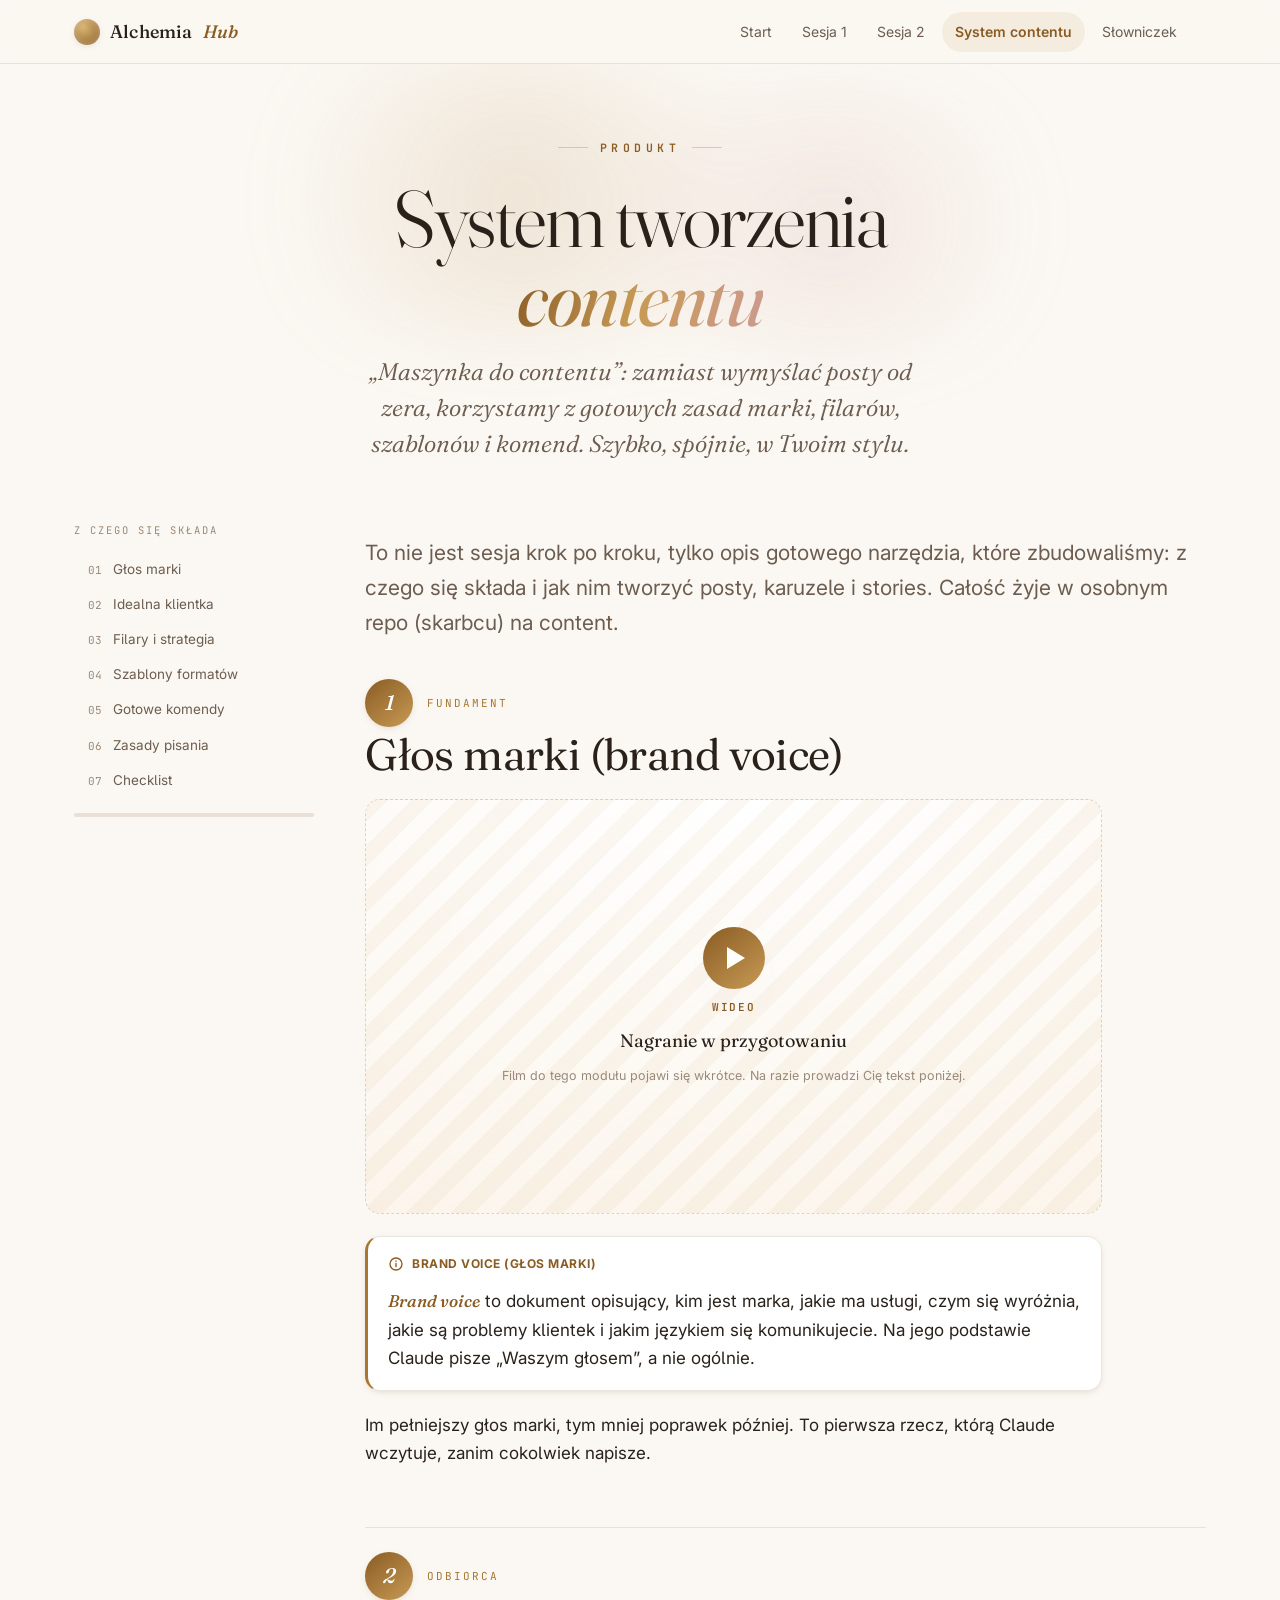
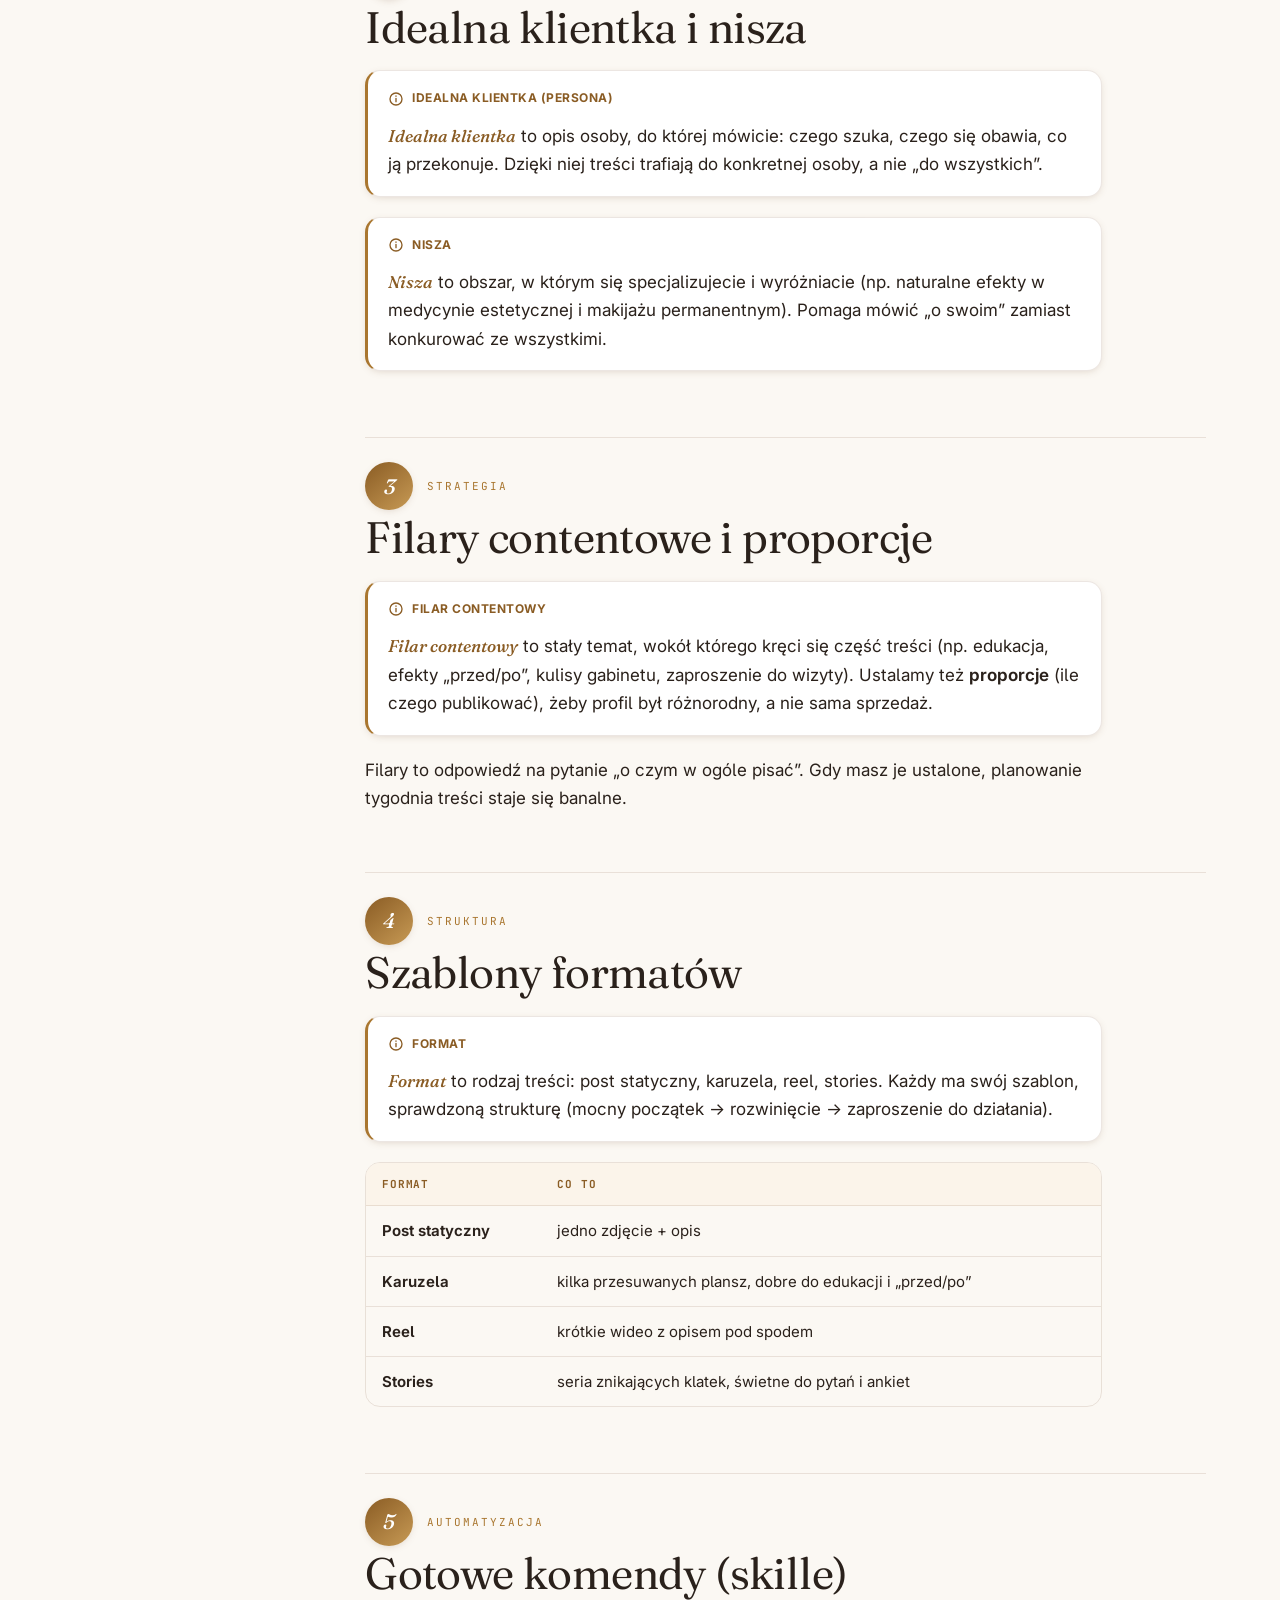
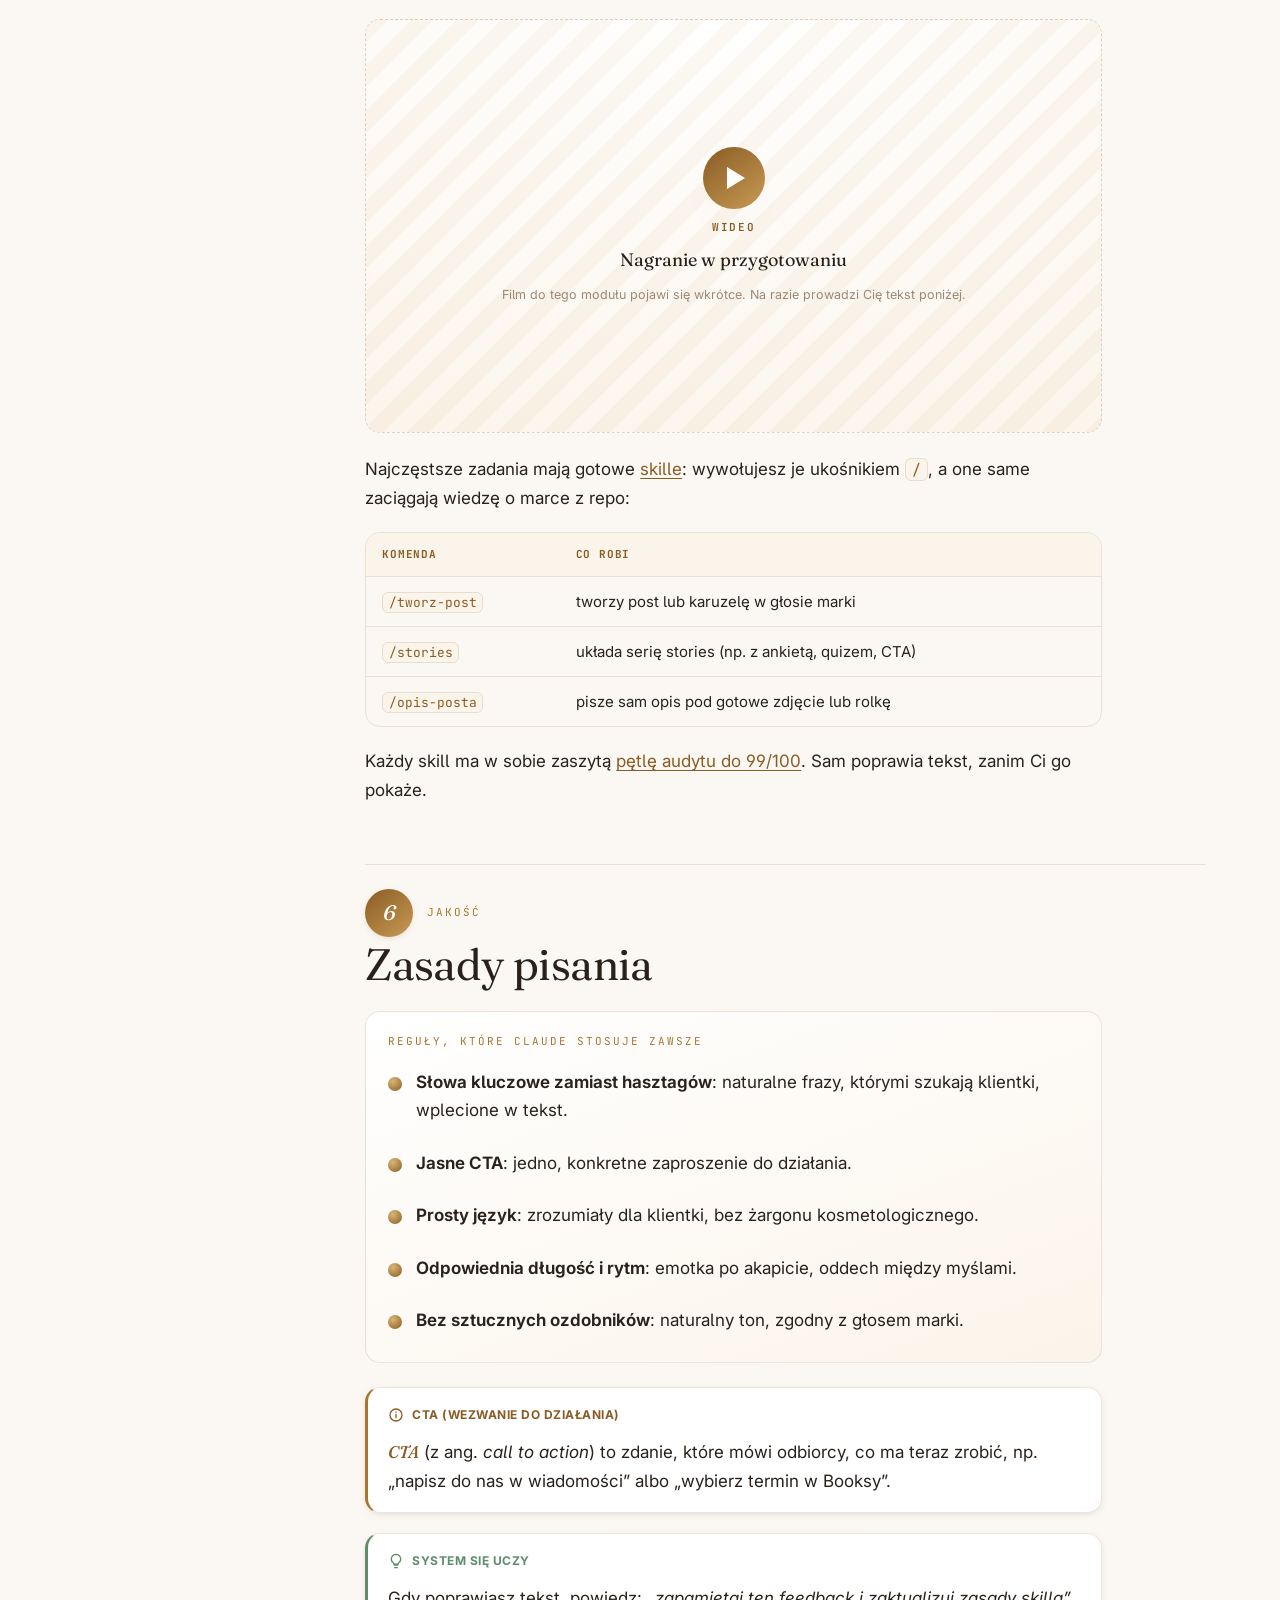
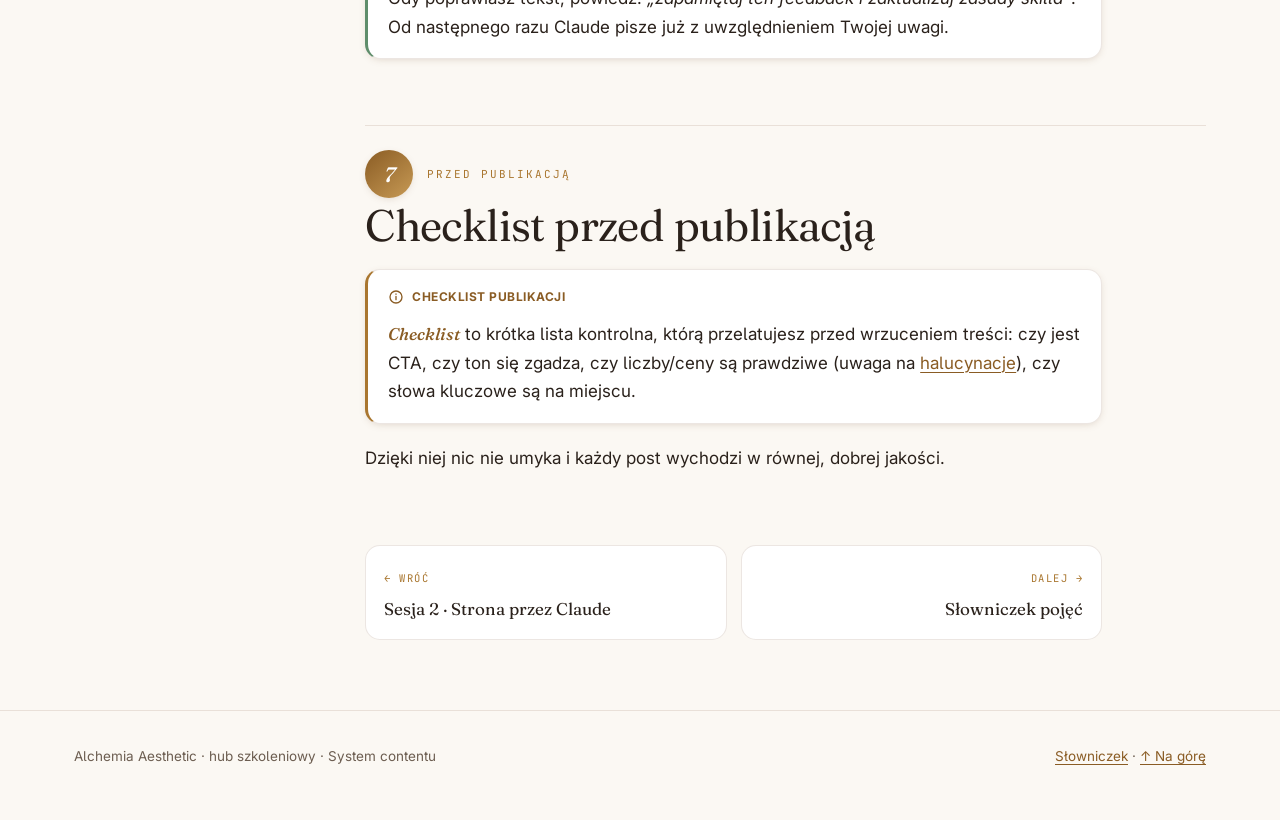
<file: system-contentu.html>
<!doctype html>
<html lang="pl" data-theme="light">
<head>
<meta charset="utf-8">
<meta name="viewport" content="width=device-width, initial-scale=1">
<title>System tworzenia contentu · Alchemia Aesthetic</title>
<meta name="description" content="„Maszynka do contentu”: głos marki, filary, szablony i gotowe komendy do postów, karuzel i stories w Twoim stylu. Z wyjaśnieniem pojęć.">
<meta name="color-scheme" content="light">
<link rel="preconnect" href="https://fonts.googleapis.com">
<link rel="preconnect" href="https://fonts.gstatic.com" crossorigin>
<link href="https://fonts.googleapis.com/css2?family=Fraunces:ital,opsz,wght@0,9..144,330..600;1,9..144,330..600&family=Inter:wght@400;500;600;700&family=JetBrains+Mono:wght@400;500&display=swap" rel="stylesheet">
<link rel="stylesheet" href="styles.css">
</head>
<body>
<a class="skip" href="#main">Przejdź do treści</a>
<div class="progress" aria-hidden="true"></div>

<header class="topnav">
  <div class="wrap row">
    <a class="brand" href="index.html"><span class="mark" aria-hidden="true"></span>Alchemia <em>Hub</em></a>
    <nav class="nav-links" aria-label="Główna nawigacja">
      <a href="index.html">Start</a>
      <a href="sesja-1.html">Sesja 1</a>
      <a href="sesja-2.html">Sesja 2</a>
      <a href="system-contentu.html">System contentu</a>
      <a href="slowniczek.html">Słowniczek</a>
    </nav>
    <div class="nav-actions">
      <button class="iconbtn menu-btn" aria-label="Menu" aria-expanded="false">
        <svg viewBox="0 0 24 24" fill="none" stroke="currentColor" stroke-width="2" stroke-linecap="round"><path d="M3 6h18M3 12h18M3 18h18"/></svg>
      </button>
    </div>
  </div>
</header>

<main id="main" class="wrap">

  <section class="hero compact">
    <div class="halo" aria-hidden="true"></div>
    <div class="eyebrow">Produkt</div>
    <h1>System tworzenia<br><em>contentu</em></h1>
    <p class="sub">„Maszynka do contentu”: zamiast wymyślać posty od zera, korzystamy z gotowych zasad marki, filarów, szablonów i komend. Szybko, spójnie, w Twoim stylu.</p>
  </section>

  <div class="layout">
    <aside class="rail" aria-label="Spis sekcji">
      <div class="rk">Z czego się składa</div>
      <ol>
        <li><a href="#m1">Głos marki</a></li>
        <li><a href="#m2">Idealna klientka</a></li>
        <li><a href="#m3">Filary i strategia</a></li>
        <li><a href="#m4">Szablony formatów</a></li>
        <li><a href="#m5">Gotowe komendy</a></li>
        <li><a href="#m6">Zasady pisania</a></li>
        <li><a href="#m7">Checklist</a></li>
      </ol>
      <div class="railprog" aria-hidden="true"><i></i></div>
    </aside>

    <div class="content">
      <p class="lead reveal">To nie jest sesja krok po kroku, tylko opis gotowego narzędzia, które zbudowaliśmy: z czego się składa i jak nim tworzyć posty, karuzele i stories. Całość żyje w osobnym repo (skarbcu) na content.</p>

      <details class="toc-m">
        <summary>Z czego się składa<svg viewBox="0 0 24 24" width="18" height="18" fill="none" stroke="currentColor" stroke-width="2" stroke-linecap="round"><path d="M6 9l6 6 6-6"/></svg></summary>
        <ol>
          <li><a href="#m1">Głos marki</a></li>
          <li><a href="#m2">Idealna klientka</a></li>
          <li><a href="#m3">Filary i strategia</a></li>
          <li><a href="#m4">Szablony formatów</a></li>
          <li><a href="#m5">Gotowe komendy</a></li>
          <li><a href="#m6">Zasady pisania</a></li>
          <li><a href="#m7">Checklist</a></li>
        </ol>
      </details>

      <section class="module reveal" id="m1">
        <div class="mh"><span class="num" aria-hidden="true">1</span><span class="mlabel">Fundament</span></div>
        <h2>Głos marki (brand voice)</h2>
        <div class="video"><div class="play"></div><div class="vmeta">Wideo</div><div class="vtitle">Nagranie w przygotowaniu</div><div class="vnote">Film do tego modułu pojawi się wkrótce. Na razie prowadzi Cię tekst poniżej.</div></div>
        <div class="callout def">
          <div class="ct"><svg viewBox="0 0 24 24" fill="none" stroke="currentColor" stroke-width="2"><circle cx="12" cy="12" r="9"/><path d="M12 11v5M12 7.5v.5" stroke-linecap="round"/></svg>Brand voice (głos marki)</div>
          <p><span class="term">Brand voice</span> to dokument opisujący, kim jest marka, jakie ma usługi, czym się wyróżnia, jakie są problemy klientek i jakim językiem się komunikujecie. Na jego podstawie Claude pisze „Waszym głosem”, a nie ogólnie.</p>
        </div>
        <p>Im pełniejszy głos marki, tym mniej poprawek później. To pierwsza rzecz, którą Claude wczytuje, zanim cokolwiek napisze.</p>
      </section>

      <section class="module reveal" id="m2">
        <div class="mh"><span class="num" aria-hidden="true">2</span><span class="mlabel">Odbiorca</span></div>
        <h2>Idealna klientka i nisza</h2>
        <div class="callout def">
          <div class="ct"><svg viewBox="0 0 24 24" fill="none" stroke="currentColor" stroke-width="2"><circle cx="12" cy="12" r="9"/><path d="M12 11v5M12 7.5v.5" stroke-linecap="round"/></svg>Idealna klientka (persona)</div>
          <p><span class="term">Idealna klientka</span> to opis osoby, do której mówicie: czego szuka, czego się obawia, co ją przekonuje. Dzięki niej treści trafiają do konkretnej osoby, a nie „do wszystkich”.</p>
        </div>
        <div class="callout def">
          <div class="ct"><svg viewBox="0 0 24 24" fill="none" stroke="currentColor" stroke-width="2"><circle cx="12" cy="12" r="9"/><path d="M12 11v5M12 7.5v.5" stroke-linecap="round"/></svg>Nisza</div>
          <p><span class="term">Nisza</span> to obszar, w którym się specjalizujecie i wyróżniacie (np. naturalne efekty w medycynie estetycznej i makijażu permanentnym). Pomaga mówić „o swoim” zamiast konkurować ze wszystkimi.</p>
        </div>
      </section>

      <section class="module reveal" id="m3">
        <div class="mh"><span class="num" aria-hidden="true">3</span><span class="mlabel">Strategia</span></div>
        <h2>Filary contentowe i proporcje</h2>
        <div class="callout def">
          <div class="ct"><svg viewBox="0 0 24 24" fill="none" stroke="currentColor" stroke-width="2"><circle cx="12" cy="12" r="9"/><path d="M12 11v5M12 7.5v.5" stroke-linecap="round"/></svg>Filar contentowy</div>
          <p><span class="term">Filar contentowy</span> to stały temat, wokół którego kręci się część treści (np. edukacja, efekty „przed/po”, kulisy gabinetu, zaproszenie do wizyty). Ustalamy też <strong>proporcje</strong> (ile czego publikować), żeby profil był różnorodny, a nie sama sprzedaż.</p>
        </div>
        <p>Filary to odpowiedź na pytanie „o czym w ogóle pisać”. Gdy masz je ustalone, planowanie tygodnia treści staje się banalne.</p>
      </section>

      <section class="module reveal" id="m4">
        <div class="mh"><span class="num" aria-hidden="true">4</span><span class="mlabel">Struktura</span></div>
        <h2>Szablony formatów</h2>
        <div class="callout def">
          <div class="ct"><svg viewBox="0 0 24 24" fill="none" stroke="currentColor" stroke-width="2"><circle cx="12" cy="12" r="9"/><path d="M12 11v5M12 7.5v.5" stroke-linecap="round"/></svg>Format</div>
          <p><span class="term">Format</span> to rodzaj treści: post statyczny, karuzela, reel, stories. Każdy ma swój szablon, sprawdzoną strukturę (mocny początek → rozwinięcie → zaproszenie do działania).</p>
        </div>
        <div class="table-wrap">
          <table>
            <thead><tr><th>Format</th><th>Co to</th></tr></thead>
            <tbody>
              <tr><td><strong>Post statyczny</strong></td><td>jedno zdjęcie + opis</td></tr>
              <tr><td><strong>Karuzela</strong></td><td>kilka przesuwanych plansz, dobre do edukacji i „przed/po”</td></tr>
              <tr><td><strong>Reel</strong></td><td>krótkie wideo z opisem pod spodem</td></tr>
              <tr><td><strong>Stories</strong></td><td>seria znikających klatek, świetne do pytań i ankiet</td></tr>
            </tbody>
          </table>
        </div>
      </section>

      <section class="module reveal" id="m5">
        <div class="mh"><span class="num" aria-hidden="true">5</span><span class="mlabel">Automatyzacja</span></div>
        <h2>Gotowe komendy (skille)</h2>
        <div class="video"><div class="play"></div><div class="vmeta">Wideo</div><div class="vtitle">Nagranie w przygotowaniu</div><div class="vnote">Film do tego modułu pojawi się wkrótce. Na razie prowadzi Cię tekst poniżej.</div></div>
        <p>Najczęstsze zadania mają gotowe <a href="sesja-1.html#m7">skille</a>: wywołujesz je ukośnikiem <code>/</code>, a one same zaciągają wiedzę o marce z repo:</p>
        <div class="table-wrap">
          <table>
            <thead><tr><th>Komenda</th><th>Co robi</th></tr></thead>
            <tbody>
              <tr><td><code>/tworz-post</code></td><td>tworzy post lub karuzelę w głosie marki</td></tr>
              <tr><td><code>/stories</code></td><td>układa serię stories (np. z ankietą, quizem, CTA)</td></tr>
              <tr><td><code>/opis-posta</code></td><td>pisze sam opis pod gotowe zdjęcie lub rolkę</td></tr>
            </tbody>
          </table>
        </div>
        <p>Każdy skill ma w sobie zaszytą <a href="sesja-1.html#m3">pętlę audytu do 99/100</a>. Sam poprawia tekst, zanim Ci go pokaże.</p>
      </section>

      <section class="module reveal" id="m6">
        <div class="mh"><span class="num" aria-hidden="true">6</span><span class="mlabel">Jakość</span></div>
        <h2>Zasady pisania</h2>
        <div class="takeaways">
          <div class="ct">Reguły, które Claude stosuje zawsze</div>
          <ul>
            <li><strong>Słowa kluczowe zamiast hasztagów</strong>: naturalne frazy, którymi szukają klientki, wplecione w tekst.</li>
            <li><strong>Jasne CTA</strong>: jedno, konkretne zaproszenie do działania.</li>
            <li><strong>Prosty język</strong>: zrozumiały dla klientki, bez żargonu kosmetologicznego.</li>
            <li><strong>Odpowiednia długość i rytm</strong>: emotka po akapicie, oddech między myślami.</li>
            <li><strong>Bez sztucznych ozdobników</strong>: naturalny ton, zgodny z głosem marki.</li>
          </ul>
        </div>
        <div class="callout def">
          <div class="ct"><svg viewBox="0 0 24 24" fill="none" stroke="currentColor" stroke-width="2"><circle cx="12" cy="12" r="9"/><path d="M12 11v5M12 7.5v.5" stroke-linecap="round"/></svg>CTA (wezwanie do działania)</div>
          <p><span class="term">CTA</span> (z ang. <em>call to action</em>) to zdanie, które mówi odbiorcy, co ma teraz zrobić, np. „napisz do nas w wiadomości” albo „wybierz termin w Booksy”.</p>
        </div>
        <div class="callout tip">
          <div class="ct"><svg viewBox="0 0 24 24" fill="none" stroke="currentColor" stroke-width="2" stroke-linecap="round" stroke-linejoin="round"><path d="M9 18h6M10 22h4M12 2a7 7 0 0 0-4 12.7c.6.5 1 1.3 1 2.1h6c0-.8.4-1.6 1-2.1A7 7 0 0 0 12 2Z"/></svg>System się uczy</div>
          <p>Gdy poprawiasz tekst, powiedz: <em>„zapamiętaj ten feedback i zaktualizuj zasady skilla”</em>. Od następnego razu Claude pisze już z uwzględnieniem Twojej uwagi.</p>
        </div>
      </section>

      <section class="module reveal" id="m7">
        <div class="mh"><span class="num" aria-hidden="true">7</span><span class="mlabel">Przed publikacją</span></div>
        <h2>Checklist przed publikacją</h2>
        <div class="callout def">
          <div class="ct"><svg viewBox="0 0 24 24" fill="none" stroke="currentColor" stroke-width="2"><circle cx="12" cy="12" r="9"/><path d="M12 11v5M12 7.5v.5" stroke-linecap="round"/></svg>Checklist publikacji</div>
          <p><span class="term">Checklist</span> to krótka lista kontrolna, którą przelatujesz przed wrzuceniem treści: czy jest CTA, czy ton się zgadza, czy liczby/ceny są prawdziwe (uwaga na <a href="sesja-1.html#m3">halucynacje</a>), czy słowa kluczowe są na miejscu.</p>
        </div>
        <p>Dzięki niej nic nie umyka i każdy post wychodzi w równej, dobrej jakości.</p>
      </section>

      <nav class="pager" aria-label="Nawigacja między stronami">
        <a class="prev" href="sesja-2.html"><span class="dir">← Wróć</span><span class="ptt">Sesja 2 · Strona przez Claude</span></a>
        <a class="next" href="slowniczek.html"><span class="dir">Dalej →</span><span class="ptt">Słowniczek pojęć</span></a>
      </nav>
    </div>
  </div>

</main>

<footer>
  <div class="wrap row">
    <div>Alchemia Aesthetic · hub szkoleniowy · System contentu</div>
    <div><a href="slowniczek.html">Słowniczek</a> · <a href="#main">↑ Na górę</a></div>
  </div>
</footer>

<script src="app.js"></script>
</body>
</html>
</file>
<file: styles.css>
/* ============================================================
   Alchemia Aesthetic · Hub szkoleniowy
   System designu (light), editorial-luxe + course UX
   ============================================================ */

/* ---------- tokens ---------- */
:root{
  /* paleta: jasny */
  --bg:#fbf8f3;
  --bg-tint:#f4ecdf;
  --surface:#ffffff;
  --surface-2:#fbf4ea;
  --ink:#2a211b;
  --ink-soft:#6c5d50;
  --ink-mute:#9a8979;
  --accent:#a9762f;        /* tekst-akcent na jasnym (kontrast AA) */
  --accent-deep:#8a5c24;
  --gold:#c79a55;          /* dekoracyjne złoto */
  --gold-lum:#d9b675;
  --rose:#cd9a91;          /* drugi akcent: beauty/transformacja */
  --line:rgba(120,82,52,.14);
  --line-2:rgba(120,82,52,.24);
  --ok:#5f8d6b;
  --warn:#bd6a44;
  --halo-a:rgba(201,168,124,.42);
  --halo-b:rgba(205,154,145,.30);
  --code-bg:#2a211b;
  --code-ink:#f4ebdd;
  --shadow-sm:0 2px 8px -3px rgba(120,82,52,.28);
  --shadow:0 18px 48px -24px rgba(120,82,52,.32);
  --shadow-lg:0 44px 90px -44px rgba(120,82,52,.5);

  /* skala / kształt / ruch */
  --r-xl:30px;--r-lg:22px;--r-md:15px;--r-sm:10px;
  --ease:cubic-bezier(.22,.61,.36,1);
  --spring:cubic-bezier(.34,1.32,.5,1);
  --maxw:1180px;--measure:67ch;
  --nav-h:64px;
}

*{box-sizing:border-box;margin:0;padding:0;}
html{scroll-behavior:smooth;-webkit-text-size-adjust:100%;scroll-padding-top:calc(var(--nav-h) + 18px);}
@media (prefers-reduced-motion:reduce){html{scroll-behavior:auto;}}

body{
  font-family:'Inter',system-ui,-apple-system,Segoe UI,Roboto,sans-serif;
  background:var(--bg);color:var(--ink);line-height:1.68;font-size:17px;
  font-feature-settings:"ss01","cv05";
  -webkit-font-smoothing:antialiased;
  transition:background .4s var(--ease),color .4s var(--ease);
}
img{max-width:100%;display:block;}
a{color:var(--accent-deep);text-underline-offset:3px;text-decoration-thickness:1px;}
::selection{background:var(--gold);color:#241c14;}
:focus-visible{outline:2.5px solid var(--accent);outline-offset:3px;border-radius:4px;}

.wrap{max-width:var(--maxw);margin:0 auto;padding:0 24px;}
.skip{position:absolute;left:-9999px;top:0;background:var(--ink);color:var(--bg);padding:10px 16px;border-radius:8px;z-index:200;}
.skip:focus{left:16px;top:10px;}

/* ---------- pasek postępu czytania ---------- */
.progress{position:fixed;top:0;left:0;height:3px;width:0;z-index:120;
  background:linear-gradient(90deg,var(--gold),var(--rose));transition:width .1s linear;}

/* ---------- nawigacja ---------- */
.topnav{position:sticky;top:0;z-index:100;height:var(--nav-h);
  backdrop-filter:saturate(150%) blur(12px);
  background:color-mix(in srgb,var(--bg) 80%,transparent);
  border-bottom:1px solid var(--line);}
.topnav .row{display:flex;align-items:center;gap:16px;height:var(--nav-h);}
.brand{display:flex;align-items:center;gap:10px;font-family:'Fraunces',serif;font-weight:500;
  font-size:18px;letter-spacing:.2px;text-decoration:none;color:var(--ink);white-space:nowrap;}
.brand .mark{width:26px;height:26px;border-radius:50%;flex:none;
  background:radial-gradient(circle at 35% 30%,var(--gold-lum),var(--accent-deep));
  box-shadow:inset 0 0 6px rgba(255,255,255,.35),var(--shadow-sm);}
.brand em{font-style:italic;color:var(--accent-deep);}
.nav-links{margin-left:auto;display:flex;gap:4px;align-items:center;}
.nav-links a{font-size:14px;text-decoration:none;color:var(--ink-soft);padding:8px 13px;border-radius:999px;
  transition:background .25s,color .25s;white-space:nowrap;}
.nav-links a:hover{background:var(--surface-2);color:var(--ink);}
.nav-links a[aria-current="page"]{background:var(--bg-tint);color:var(--accent-deep);font-weight:600;}
.iconbtn{width:40px;height:40px;border-radius:50%;border:1px solid var(--line-2);background:var(--surface);
  color:var(--ink);display:grid;place-items:center;cursor:pointer;transition:transform .25s var(--spring),border-color .25s;flex:none;}
.iconbtn:hover{transform:translateY(-1px);border-color:var(--accent);}
.iconbtn svg{width:18px;height:18px;}
.menu-btn{display:none;}
.nav-actions{display:flex;align-items:center;gap:10px;}
@media(max-width:760px){
  .menu-btn{display:grid;}
  .nav-links{position:fixed;top:var(--nav-h);left:0;right:0;flex-direction:column;align-items:stretch;gap:2px;margin:0;
    background:var(--bg);border-bottom:1px solid var(--line);padding:12px 16px;box-shadow:var(--shadow);
    transform:translateY(-10px);opacity:0;pointer-events:none;transition:opacity .25s var(--ease),transform .25s var(--ease);}
  .nav-links.open{opacity:1;transform:none;pointer-events:auto;}
  .nav-links a{padding:13px 14px;font-size:15px;}
  .nav-actions{margin-left:auto;}
}

/* ---------- hero ---------- */
.hero{position:relative;text-align:center;padding:clamp(56px,10vw,104px) 16px clamp(30px,5vw,52px);overflow:clip;}
.hero.compact{padding:clamp(38px,6vw,64px) 16px clamp(18px,3vw,30px);}
.hero.compact .halo{height:340px;opacity:.62;}
.hero.compact h1{font-size:clamp(40px,7vw,80px);}
.halo{position:absolute;inset:-10% -10% auto -10%;height:520px;z-index:-1;pointer-events:none;filter:blur(36px);opacity:.9;}
.halo::before,.halo::after{content:"";position:absolute;border-radius:50%;}
.halo::before{width:46%;height:300px;left:18%;top:8%;background:radial-gradient(circle,var(--halo-a),transparent 70%);animation:drift1 18s var(--ease) infinite;}
.halo::after{width:40%;height:280px;right:16%;top:18%;background:radial-gradient(circle,var(--halo-b),transparent 70%);animation:drift2 22s var(--ease) infinite;}
@keyframes drift1{0%,100%{transform:translate(0,0) scale(1);}50%{transform:translate(6%,10%) scale(1.12);}}
@keyframes drift2{0%,100%{transform:translate(0,0) scale(1);}50%{transform:translate(-7%,8%) scale(1.1);}}
.eyebrow{display:inline-flex;align-items:center;gap:12px;letter-spacing:4.5px;text-transform:uppercase;
  font-size:11.5px;font-weight:600;color:var(--accent-deep);font-family:'JetBrains Mono',monospace;}
.eyebrow::before,.eyebrow::after{content:"";width:30px;height:1px;background:var(--line-2);}
.hero h1{font-family:'Fraunces',serif;font-weight:330;line-height:.98;letter-spacing:-1.5px;
  font-size:clamp(44px,8.5vw,104px);font-variation-settings:"opsz" 144;margin:22px 0 18px;text-wrap:balance;}
.hero h1 em{font-style:italic;font-weight:430;background:linear-gradient(105deg,var(--accent-deep),var(--gold) 50%,var(--rose));
  -webkit-background-clip:text;background-clip:text;-webkit-text-fill-color:transparent;}
.hero .sub{font-family:'Fraunces',serif;font-style:italic;font-weight:340;color:var(--ink-soft);
  font-size:clamp(18px,2.4vw,24px);line-height:1.5;max-width:640px;margin:0 auto;text-wrap:balance;}
.hero .cue{margin-top:30px;display:inline-flex;flex-direction:column;align-items:center;gap:6px;color:var(--ink-mute);font-size:12px;letter-spacing:1.5px;text-transform:uppercase;}
.hero .cue svg{width:20px;height:20px;animation:bob 2.4s var(--ease) infinite;}
@keyframes bob{0%,100%{transform:translateY(0);}50%{transform:translateY(5px);}}

/* ---------- sekcje / typografia ---------- */
main{padding-bottom:40px;}
section{padding:6px 0;}
.section-head{margin:clamp(46px,7vw,84px) 0 22px;}
.section-head .k{font-family:'JetBrains Mono',monospace;font-size:11.5px;letter-spacing:3px;text-transform:uppercase;color:var(--accent);}
h2{font-family:'Fraunces',serif;font-weight:380;font-size:clamp(28px,4.4vw,44px);line-height:1.06;letter-spacing:-.6px;margin:6px 0 12px;text-wrap:balance;}
h3{font-family:'Fraunces',serif;font-weight:480;font-size:clamp(20px,2.6vw,26px);line-height:1.2;margin:32px 0 10px;}
h4{font-size:15px;font-weight:700;letter-spacing:.3px;margin:22px 0 6px;}
p{margin:13px 0;max-width:var(--measure);}
.lead{font-size:clamp(18px,2.1vw,21px);color:var(--ink-soft);max-width:var(--measure);}
ul,ol{margin:13px 0 13px 4px;padding-left:22px;max-width:var(--measure);}
li{margin:7px 0;}
strong{color:var(--ink);font-weight:650;}
hr{border:none;border-top:1px solid var(--line);margin:40px 0;}
.center{text-align:center;}
.center p,.center .lead{margin-left:auto;margin-right:auto;}

/* ---------- bento (hub) ---------- */
.bento{display:grid;grid-template-columns:repeat(6,1fr);gap:18px;margin:26px 0;}
.tile{position:relative;display:flex;flex-direction:column;text-decoration:none;color:var(--ink);
  background:var(--surface);border:1px solid var(--line);border-radius:var(--r-lg);
  padding:clamp(22px,2.6vw,32px);box-shadow:var(--shadow-sm);overflow:hidden;isolation:isolate;
  transition:transform .45s var(--spring),box-shadow .45s var(--ease),border-color .35s;}
.tile::after{content:"";position:absolute;inset:0;z-index:-1;opacity:0;transition:opacity .45s;
  background:radial-gradient(120% 90% at 100% 0,color-mix(in srgb,var(--gold) 22%,transparent),transparent 60%);}
.tile:hover{transform:translateY(-6px);box-shadow:var(--shadow-lg);border-color:var(--line-2);}
.tile:hover::after{opacity:1;}
.tile .ic{width:46px;height:46px;border-radius:13px;display:grid;place-items:center;margin-bottom:16px;
  background:linear-gradient(140deg,var(--accent-deep),var(--gold));color:#fff;box-shadow:var(--shadow-sm);}
.tile .ic svg{width:24px;height:24px;}
.tile .tag{font-family:'JetBrains Mono',monospace;font-size:10.5px;letter-spacing:1.8px;text-transform:uppercase;color:var(--accent);}
.tile h3{font-family:'Fraunces',serif;margin:6px 0 6px;font-size:clamp(20px,2.3vw,26px);}
.tile p{color:var(--ink-soft);font-size:14.5px;margin:2px 0 0;max-width:none;}
.tile .go{margin-top:auto;padding-top:18px;font-size:13.5px;font-weight:650;color:var(--accent-deep);display:inline-flex;align-items:center;gap:7px;}
.tile .go svg{width:15px;height:15px;transition:transform .35s var(--spring);}
.tile:hover .go svg{transform:translateX(4px);}
.tile .num{position:absolute;top:22px;right:26px;font-family:'Fraunces',serif;font-style:italic;font-weight:500;
  font-size:clamp(30px,4vw,46px);line-height:1;color:transparent;-webkit-text-stroke:1px var(--line-2);opacity:.8;}
.tile.c2{grid-column:span 2;}
.tile.c3{grid-column:span 3;}
.tile.c4{grid-column:span 4;}
.tile.row{flex-direction:row;align-items:center;gap:24px;}
.tile.row .ic{margin-bottom:0;}
.tile.row .body{flex:1;min-width:0;}
@media(max-width:760px){.bento{grid-template-columns:1fr;}.tile{grid-column:auto !important;}.tile.row{flex-direction:column;align-items:flex-start;}}

/* ---------- layout sesji: szyna + treść ---------- */
.layout{display:grid;grid-template-columns:240px minmax(0,1fr);gap:clamp(28px,4vw,60px);align-items:start;margin-top:30px;}
.rail{position:sticky;top:calc(var(--nav-h) + 22px);align-self:start;}
.rail .rk{font-family:'JetBrains Mono',monospace;font-size:10.5px;letter-spacing:2px;text-transform:uppercase;color:var(--ink-mute);margin-bottom:12px;}
.rail ol{list-style:none;margin:0;padding:0;counter-reset:r;}
.rail li{counter-increment:r;margin:1px 0;}
.rail a{display:flex;gap:11px;align-items:baseline;text-decoration:none;color:var(--ink-soft);font-size:13.5px;
  padding:8px 12px;border-radius:10px;border-left:2px solid transparent;line-height:1.35;transition:background .25s,color .25s,border-color .25s;}
.rail a::before{content:counter(r,decimal-leading-zero);font-family:'JetBrains Mono',monospace;font-size:11px;color:var(--ink-mute);flex:none;}
.rail a:hover{background:var(--surface-2);color:var(--ink);}
.rail a.active{background:var(--bg-tint);color:var(--accent-deep);font-weight:600;border-left-color:var(--gold);}
.rail a.active::before{color:var(--accent);}
.rail .railprog{margin-top:16px;height:4px;border-radius:99px;background:var(--line);overflow:hidden;}
.rail .railprog i{display:block;height:100%;width:0;background:linear-gradient(90deg,var(--gold),var(--rose));transition:width .15s linear;}
.content{min-width:0;}
.content > .lead{margin-bottom:8px;}

/* spis treści mobilny (disclosure) */
.toc-m{display:none;margin:18px 0;border:1px solid var(--line);border-radius:var(--r-md);background:var(--surface);overflow:hidden;}
.toc-m summary{list-style:none;cursor:pointer;padding:14px 18px;font-weight:600;font-size:14px;display:flex;justify-content:space-between;align-items:center;}
.toc-m summary::-webkit-details-marker{display:none;}
.toc-m[open] summary{border-bottom:1px solid var(--line);}
.toc-m ol{margin:8px 0;padding:0 8px;list-style:none;counter-reset:t;}
.toc-m li{counter-increment:t;}
.toc-m a{display:block;padding:9px 14px;text-decoration:none;color:var(--ink-soft);font-size:14px;border-radius:8px;}
.toc-m a::before{content:counter(t,decimal-leading-zero) " · ";color:var(--accent);font-family:'JetBrains Mono',monospace;font-size:12px;}
.toc-m a:hover{background:var(--surface-2);color:var(--ink);}

@media(max-width:900px){
  .layout{grid-template-columns:1fr;}
  .rail{display:none;}
  .toc-m{display:block;}
}

/* ---------- moduł ---------- */
.module{scroll-margin-top:calc(var(--nav-h) + 18px);padding-top:14px;margin-top:40px;border-top:1px solid var(--line);}
.module:first-of-type{border-top:none;margin-top:14px;}
.module .mh{display:flex;align-items:center;gap:14px;margin:10px 0 4px;}
.module .num{flex:none;width:48px;height:48px;border-radius:50%;display:grid;place-items:center;
  font-family:'Fraunces',serif;font-style:italic;font-weight:500;font-size:21px;color:#fff;
  background:linear-gradient(140deg,var(--accent-deep),var(--gold));box-shadow:var(--shadow-sm);}
.module .mlabel{font-family:'JetBrains Mono',monospace;font-size:11px;letter-spacing:2px;text-transform:uppercase;color:var(--accent);}
.module .mlabel .dur{color:var(--ink-mute);}
.module h2{margin-top:4px;}

/* ---------- placeholder wideo ---------- */
.video{position:relative;aspect-ratio:16/9;border-radius:var(--r-md);margin:22px 0;max-width:var(--measure);
  border:1.5px dashed var(--line-2);overflow:hidden;
  background:radial-gradient(130% 120% at 50% 0,var(--surface),var(--surface-2));
  display:flex;flex-direction:column;align-items:center;justify-content:center;text-align:center;gap:9px;}
.video::before{content:"";position:absolute;inset:0;background:repeating-linear-gradient(135deg,color-mix(in srgb,var(--gold) 7%,transparent) 0 16px,transparent 16px 32px);}
.video > *{position:relative;}
.video .play{width:62px;height:62px;border-radius:50%;display:grid;place-items:center;
  background:linear-gradient(140deg,var(--accent-deep),var(--gold));box-shadow:var(--shadow);}
.video .play::before{content:"";width:0;height:0;margin-left:5px;border-left:18px solid #fff;border-top:11px solid transparent;border-bottom:11px solid transparent;}
.video .vmeta{font-family:'JetBrains Mono',monospace;font-size:11px;letter-spacing:1.6px;text-transform:uppercase;color:var(--accent-deep);font-weight:600;}
.video .vtitle{font-family:'Fraunces',serif;font-size:18px;color:var(--ink);padding:0 16px;}
.video .vnote{font-size:12.5px;color:var(--ink-mute);max-width:80%;}

/* ---------- osadzone wideo (YouTube) ---------- */
.embed{position:relative;aspect-ratio:16/9;border-radius:var(--r-md);overflow:hidden;margin:22px 0;max-width:var(--measure);
  border:1px solid var(--line);box-shadow:var(--shadow-sm);background:#000;}
.embed iframe{position:absolute;inset:0;width:100%;height:100%;border:0;display:block;}

/* ---------- callouty ---------- */
.callout{position:relative;border-radius:var(--r-md);padding:17px 19px 17px 20px;margin:20px 0;max-width:var(--measure);
  background:var(--surface);border:1px solid var(--line);border-left:3px solid var(--gold);box-shadow:var(--shadow-sm);}
.callout .ct{display:flex;align-items:center;gap:8px;font-weight:700;font-size:12px;letter-spacing:.5px;margin-bottom:5px;text-transform:uppercase;}
.callout .ct svg{width:16px;height:16px;}
.callout p:last-child{margin-bottom:0;}
.callout p{max-width:none;}
.callout.def{border-left-color:var(--accent);} .callout.def .ct{color:var(--accent-deep);}
.callout.tip{border-left-color:var(--ok);} .callout.tip .ct{color:var(--ok);}
.callout.rule{border-left-color:var(--warn);background:color-mix(in srgb,var(--warn) 7%,var(--surface));} .callout.rule .ct{color:var(--warn);}
.term{font-family:'Fraunces',serif;font-style:italic;font-weight:500;color:var(--accent-deep);}

/* ---------- kroki / step-flow ---------- */
.steps{list-style:none;counter-reset:s;margin:18px 0;padding:0;max-width:var(--measure);}
.steps>li{counter-increment:s;position:relative;padding:2px 0 18px 52px;margin:0;}
.steps>li::before{content:counter(s);position:absolute;left:0;top:-2px;width:34px;height:34px;border-radius:50%;
  display:grid;place-items:center;font-weight:700;font-size:14px;color:var(--accent-deep);
  background:var(--surface);border:1.5px solid var(--line-2);font-variant-numeric:tabular-nums;}
.steps>li:not(:last-child)::after{content:"";position:absolute;left:16.5px;top:34px;bottom:-2px;width:1.5px;background:var(--line);}

/* ---------- key takeaways ---------- */
.takeaways{margin:24px 0;padding:20px 22px;border-radius:var(--r-md);max-width:var(--measure);
  background:linear-gradient(160deg,var(--surface),var(--surface-2));border:1px solid var(--line);}
.takeaways .ct{font-family:'JetBrains Mono',monospace;font-size:11px;letter-spacing:2px;text-transform:uppercase;color:var(--accent);margin-bottom:10px;}
.takeaways ul{margin:0;padding:0;list-style:none;display:grid;gap:10px;max-width:none;}
.takeaways li{padding-left:28px;position:relative;}
.takeaways li::before{content:"";position:absolute;left:0;top:9px;width:14px;height:14px;border-radius:50%;
  background:radial-gradient(circle at 35% 30%,var(--gold-lum),var(--accent-deep));}

/* ---------- kod / prompt ---------- */
.code{position:relative;margin:18px 0;max-width:var(--measure);}
.code pre{background:var(--code-bg);color:var(--code-ink);border-radius:var(--r-sm);padding:16px 18px;overflow-x:auto;
  font-family:'JetBrains Mono',monospace;font-size:14px;line-height:1.6;}
.code.prompt pre{border-left:3px solid var(--gold);}
.code .copy{position:absolute;top:9px;right:9px;border:1px solid rgba(255,255,255,.2);background:rgba(255,255,255,.08);
  color:#f4ebdd;font-size:11px;font-family:'JetBrains Mono',monospace;letter-spacing:.5px;padding:5px 10px;border-radius:7px;cursor:pointer;
  transition:background .2s;}
.code .copy:hover{background:rgba(255,255,255,.18);}
.code .copy.done{background:var(--ok);border-color:var(--ok);color:#fff;}
.code .plabel{font-family:'JetBrains Mono',monospace;font-size:10.5px;letter-spacing:1.5px;text-transform:uppercase;color:var(--ink-mute);margin-bottom:6px;display:block;}
code:not(pre code){font-family:'JetBrains Mono',monospace;font-size:.86em;background:var(--surface-2);border:1px solid var(--line);border-radius:6px;padding:.08em .42em;color:var(--accent-deep);}

/* ---------- tabela ---------- */
.table-wrap{overflow-x:auto;margin:20px 0;max-width:var(--measure);border:1px solid var(--line);border-radius:var(--r-md);}
table{border-collapse:collapse;width:100%;font-size:15px;}
th,td{text-align:left;padding:12px 16px;border-bottom:1px solid var(--line);vertical-align:top;}
thead th{font-family:'JetBrains Mono',monospace;font-size:11px;letter-spacing:.8px;text-transform:uppercase;color:var(--accent-deep);background:var(--surface-2);}
tbody tr:last-child td{border-bottom:none;}
tbody tr:hover{background:var(--surface-2);}

/* ---------- przycisk pobierania / cta ---------- */
.dl{display:inline-flex;align-items:center;gap:10px;text-decoration:none;font-weight:650;font-size:14.5px;max-width:100%;
  color:#fff;background:linear-gradient(140deg,var(--accent-deep),var(--gold));
  padding:13px 22px;border-radius:999px;box-shadow:var(--shadow);transition:transform .25s var(--spring),box-shadow .25s;}
.dl:hover{transform:translateY(-2px);box-shadow:var(--shadow-lg);}
.dl .ico{font-size:17px;line-height:1;}
.dl.secondary{background:var(--surface);color:var(--accent-deep);border:1px solid var(--line-2);box-shadow:var(--shadow-sm);}
.btnrow{display:flex;gap:12px;flex-wrap:wrap;margin:14px 0;}

/* ---------- pager prev/next ---------- */
.pager{display:grid;grid-template-columns:1fr 1fr;gap:14px;margin:54px 0 0;max-width:var(--measure);}
.pager a{text-decoration:none;border:1px solid var(--line);border-radius:var(--r-md);padding:16px 18px;background:var(--surface);
  color:var(--ink);transition:border-color .25s,transform .25s,box-shadow .25s;}
.pager a:hover{border-color:var(--accent);transform:translateY(-2px);box-shadow:var(--shadow-sm);}
.pager .dir{font-family:'JetBrains Mono',monospace;font-size:10.5px;letter-spacing:1.5px;text-transform:uppercase;color:var(--accent);}
.pager .ptt{font-family:'Fraunces',serif;font-size:17px;margin-top:4px;display:block;}
.pager a.next{text-align:right;}
@media(max-width:560px){.pager{grid-template-columns:1fr;}}

/* ---------- słowniczek ---------- */
.gloss-tools{position:sticky;top:var(--nav-h);z-index:30;padding:14px 0;background:color-mix(in srgb,var(--bg) 88%,transparent);backdrop-filter:blur(8px);}
.search{display:flex;align-items:center;gap:10px;background:var(--surface);border:1px solid var(--line-2);border-radius:999px;padding:11px 18px;box-shadow:var(--shadow-sm);}
.search svg{width:18px;height:18px;color:var(--ink-mute);flex:none;}
.search input{flex:1;border:none;background:none;font:inherit;font-size:15px;color:var(--ink);outline:none;}
.search input::placeholder{color:var(--ink-mute);}
.alpha{display:flex;flex-wrap:wrap;gap:6px;margin-top:12px;}
.alpha a{text-decoration:none;font-weight:600;font-size:13px;color:var(--accent-deep);width:30px;height:30px;border-radius:9px;display:grid;place-items:center;background:var(--surface);border:1px solid var(--line);}
.alpha a:hover{background:var(--gold);color:#241c14;}
.gloss{margin:20px 0;}
.gloss .letter{font-family:'Fraunces',serif;font-style:italic;font-size:26px;color:var(--accent);margin:26px 0 4px;padding-bottom:6px;border-bottom:1px solid var(--line);scroll-margin-top:140px;}
.entry{padding:16px 0;border-bottom:1px solid var(--line);scroll-margin-top:150px;}
.entry dl{margin:0;}
.entry dt{font-family:'Fraunces',serif;font-size:20px;font-weight:480;color:var(--ink);}
.entry dt .pl{font-size:13px;font-style:italic;color:var(--accent);font-family:'Inter',sans-serif;font-weight:500;margin-left:8px;}
.entry dd{margin:6px 0 0;color:var(--ink-soft);max-width:var(--measure);}
.entry dd .see{display:block;margin-top:6px;font-size:13px;}
.gloss .noresult{color:var(--ink-mute);font-style:italic;padding:24px 0;display:none;}

/* ---------- footer ---------- */
footer{border-top:1px solid var(--line);margin-top:70px;padding:34px 0 52px;color:var(--ink-soft);font-size:13.5px;}
footer .row{display:flex;justify-content:space-between;gap:16px;flex-wrap:wrap;align-items:center;}
footer a{color:var(--accent-deep);}

/* ---------- reveal ---------- */
.reveal{opacity:0;transform:translateY(20px);transition:opacity .7s var(--ease),transform .7s var(--ease);}
.reveal.in{opacity:1;transform:none;}
@media (prefers-reduced-motion:reduce){
  .reveal{opacity:1;transform:none;}
  .halo::before,.halo::after,.hero .cue svg{animation:none;}
}

/* ---------- pomocnicze ---------- */
.badge{display:inline-flex;align-items:center;gap:6px;font-family:'JetBrains Mono',monospace;font-size:11px;letter-spacing:1px;text-transform:uppercase;font-weight:600;
  color:var(--accent-deep);background:var(--surface);border:1px solid var(--line);border-radius:999px;padding:5px 12px;}
.muted{color:var(--ink-mute);}
</file>
